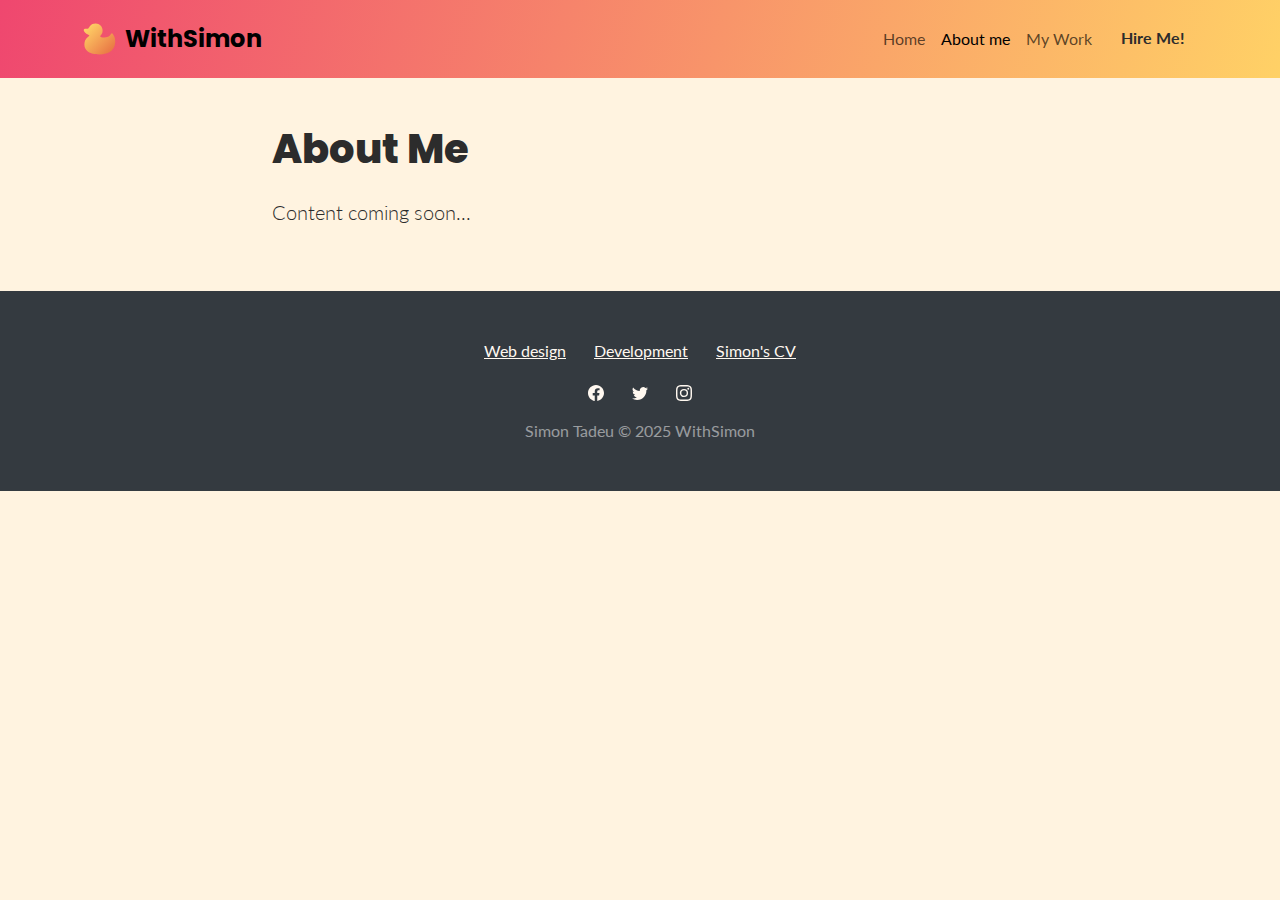
<file: about-me.html>
<!DOCTYPE html>
<html data-bs-theme="light" lang="en" style="--bs-primary: #FF6B35;--bs-primary-rgb: 255,107,53;--bs-secondary: #FFD166;--bs-secondary-rgb: 255,209,102;--bs-success: #06D6A0;--bs-success-rgb: 6,214,160;--bs-info: #118AB2;--bs-info-rgb: 17,138,178;--bs-warning: #EF476F;--bs-warning-rgb: 239,71,111;--bs-danger: #D62828;--bs-danger-rgb: 214,40,40;--bs-light: #FFF8F0;--bs-light-rgb: 255,248,240;--bs-dark: #1D1E22;--bs-dark-rgb: 29,30,34;--bs-body-color: #2C2C2C;--bs-body-bg: #FFF3E0;">

<head>
    <meta charset="utf-8">
    <meta name="viewport" content="width=device-width, initial-scale=1.0, shrink-to-fit=no">
    <title>About Me - WithSimon</title>
    <link rel="stylesheet" href="assets/bootstrap/css/bootstrap.min.css">
    <link rel="stylesheet" href="https://fonts.googleapis.com/css?family=Inter&amp;display=swap">
    <link rel="stylesheet" href="https://fonts.googleapis.com/css?family=Poppins&amp;display=swap">
    <link rel="stylesheet" href="assets/fonts/font-awesome.min.css">
    <link rel="stylesheet" href="assets/css/bs-theme-overrides.css">
    <link rel="stylesheet" href="assets/css/aos.min.css">
    <link rel="stylesheet" href="assets/css/Hero-Clean-Reverse-images.css">
    <link rel="stylesheet" href="assets/css/Navbar-Right-Links-Dark-icons.css">
</head>

<body>
    <nav class="navbar navbar-expand-md fixed-top bg-warning py-3" data-bs-theme="light" style="background: linear-gradient(-75deg, var(--bs-secondary) 0%, var(--bs-warning) 100%);">
        <div class="container"><a class="navbar-brand d-flex align-items-center" href="index.html"><span class="d-flex justify-content-center align-items-center me-2 bs-icon" style="width: 35px;height: 35px;"><img src="assets/img/patinho.svg" style="filter: brightness(100%);" width="45" height="32"></span><span class="fs-4" style="font-family: Poppins, sans-serif;"><strong>WithSimon</strong></span></a><button data-bs-toggle="collapse" class="navbar-toggler" data-bs-target="#navcol-5"><span class="visually-hidden">Toggle navigation</span><span class="navbar-toggler-icon"></span></button>
            <div class="collapse navbar-collapse" id="navcol-5">
                <div class="mobile-menu-close d-md-none" onclick="document.getElementById('navcol-5').classList.remove('show')"></div>
                <ul class="navbar-nav ms-auto">
                    <li class="nav-item"><a class="nav-link" href="index.html">Home</a></li>
                    <li class="nav-item"><a class="nav-link active" href="about-me.html">About me</a></li>
                    <li class="nav-item"><a class="nav-link" href="my-work.html">My Work</a></li>
                    <li class="nav-item"><a class="btn btn-special link-body-dark ms-md-2" role="button" href="hire-me.html"><strong>Hire Me!</strong></a></li>
                </ul>
            </div>
        </div>
    </nav>
    <main style="padding-top: 77px;">
        <div class="container py-5">
            <div class="row">
                <div class="col-md-10 col-xl-8 mx-auto">
                    <h1 class="mb-4" style="font-family: 'Poppins', sans-serif;">About Me</h1>
                    <p class="lead">Content coming soon...</p>
                </div>
            </div>
        </div>
    </main>
    <footer class="text-center bg-dark">
        <div class="container text-white py-4 py-lg-5">
            <ul class="list-inline">
                <li class="list-inline-item me-4"><a class="link-light" href="#">Web design</a></li>
                <li class="list-inline-item me-4"><a class="link-light" href="#">Development</a></li>
                <li class="list-inline-item"><a class="link-light" href="assets/files/CV.pdf" target="_blank">Simon's CV</a></li>
            </ul>
            <ul class="list-inline">
                <li class="list-inline-item me-4"><svg xmlns="http://www.w3.org/2000/svg" width="1em" height="1em" fill="currentColor" viewBox="0 0 16 16" class="bi bi-facebook text-light">
                        <path d="M16 8.049c0-4.446-3.582-8.05-8-8.05C3.58 0-.002 3.603-.002 8.05c0 4.017 2.926 7.347 6.75 7.951v-5.625h-2.03V8.05H6.75V6.275c0-2.017 1.195-3.131 3.022-3.131.876 0 1.791.157 1.791.157v1.98h-1.009c-.993 0-1.303.621-1.303 1.258v1.51h2.218l-.354 2.326H9.25V16c3.824-.604 6.75-3.934 6.75-7.951"></path>
                    </svg></li>
                <li class="list-inline-item me-4"><svg xmlns="http://www.w3.org/2000/svg" width="1em" height="1em" fill="currentColor" viewBox="0 0 16 16" class="bi bi-twitter text-light">
                        <path d="M5.026 15c6.038 0 9.341-5.003 9.341-9.334 0-.14 0-.282-.006-.422A6.685 6.685 0 0 0 16 3.542a6.658 6.658 0 0 1-1.889.518 3.301 3.301 0 0 0 1.447-1.817 6.533 6.533 0 0 1-2.087.793A3.286 3.286 0 0 0 7.875 6.03a9.325 9.325 0 0 1-6.767-3.429 3.289 3.289 0 0 0 1.018 4.382A3.323 3.323 0 0 1 .64 6.575v.045a3.288 3.288 0 0 0 2.632 3.218 3.203 3.203 0 0 1-.865.115 3.23 3.23 0 0 1-.614-.057 3.283 3.283 0 0 0 3.067 2.277A6.588 6.588 0 0 1 .78 13.58a6.32 6.32 0 0 1-.78-.045A9.344 9.344 0 0 0 5.026 15"></path>
                    </svg></li>
                <li class="list-inline-item"><svg xmlns="http://www.w3.org/2000/svg" width="1em" height="1em" fill="currentColor" viewBox="0 0 16 16" class="bi bi-instagram text-light">
                        <path d="M8 0C5.829 0 5.556.01 4.703.048 3.85.088 3.269.222 2.76.42a3.917 3.917 0 0 0-1.417.923A3.927 3.927 0 0 0 .42 2.76C.222 3.268.087 3.85.048 4.7.01 5.555 0 5.827 0 8.001c0 2.172.01 2.444.048 3.297.04.852.174 1.433.372 1.942.205.526.478.972.923 1.417.444.445.89.719 1.416.923.51.198 1.09.333 1.942.372C5.555 15.99 5.827 16 8 16s2.444-.01 3.298-.048c.851-.04 1.434-.174 1.943-.372a3.916 3.916 0 0 0 1.416-.923c.445-.445.718-.891.923-1.417.197-.509.332-1.09.372-1.942C15.99 10.445 16 10.173 16 8s-.01-2.445-.048-3.299c-.04-.851-.175-1.433-.372-1.941a3.926 3.926 0 0 0-.923-1.417A3.911 3.911 0 0 0 13.24.42c-.51-.198-1.092-.333-1.943-.372C10.443.01 10.172 0 7.998 0h.003zm-.717 1.442h.718c2.136 0 2.389.007 3.232.046.78.035 1.204.166 1.486.275.373.145.64.319.92.599.28.28.453.546.598.92.11.281.24.705.275 1.485.039.843.047 1.096.047 3.231s-.008 2.389-.047 3.232c-.035.78-.166 1.203-.275 1.485a2.47 2.47 0 0 1-.599.919c-.28.28-.546.453-.92.598-.28.11-.704.24-1.485.276-.843.038-1.096.047-3.232.047s-2.39-.009-3.233-.047c-.78-.036-1.203-.166-1.485-.276a2.478 2.478 0 0 1-.92-.598 2.48 2.48 0 0 1-.6-.92c-.109-.281-.24-.705-.275-1.485-.038-.843-.046-1.096-.046-3.233 0-2.136.008-2.388.046-3.231.036-.78.166-1.204.276-1.486.145-.373.319-.64.599-.92.28-.28.546-.453.92-.598.282-.11.705-.24 1.485-.276.738-.034 1.024-.044 2.515-.045v.002zm4.988 1.328a.96.96 0 1 0 0 1.92.96.96 0 0 0 0-1.92zm-4.27 1.122a4.109 4.109 0 1 0 0 8.217 4.109 4.109 0 0 0 0-8.217zm0 1.441a2.667 2.667 0 1 1 0 5.334 2.667 2.667 0 0 1 0-5.334"></path>
                    </svg></li>
            </ul>
            <p class="text-white-50 mb-0">Simon Tadeu © 2025 WithSimon</p>
        </div>
    </footer>
    <script src="assets/bootstrap/js/bootstrap.min.js"></script>
    <script src="assets/js/aos.min.js"></script>
    <script src="assets/js/bs-init.js"></script>
</body>

</html>
</file>
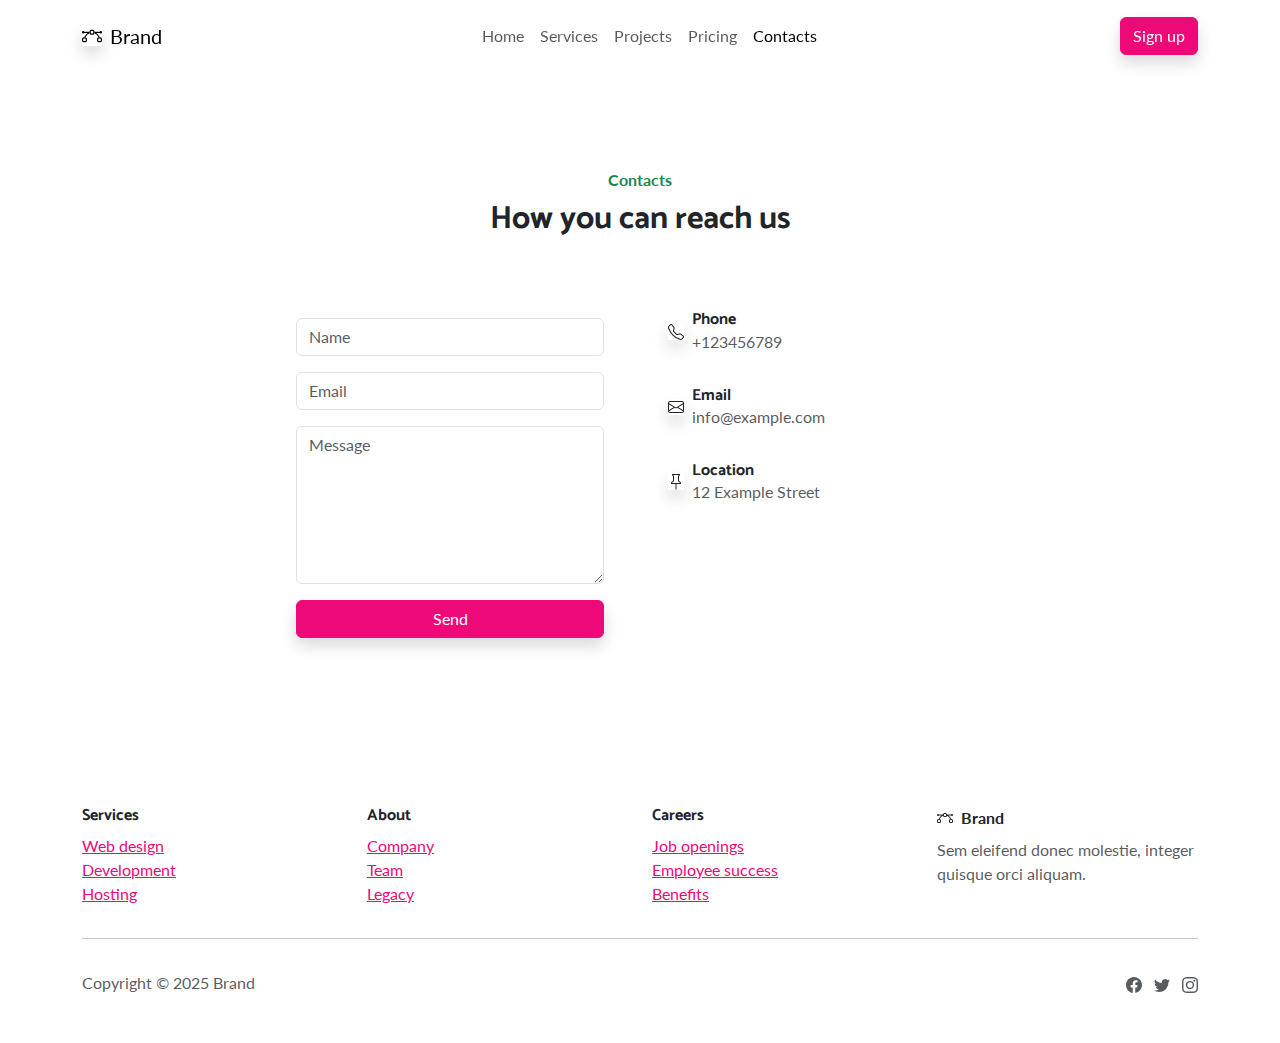
<file: contacts.html>
<!DOCTYPE html>
<html lang="en">

<head>
    <meta charset="utf-8">
    <meta name="viewport" content="width=device-width, initial-scale=1.0, shrink-to-fit=no">
    <title>Contacts - Brand</title>
    <link rel="stylesheet" href="assets/bootstrap/css/bootstrap.min.css">
    <link rel="stylesheet" href="https://fonts.googleapis.com/css?family=Inter:300italic,400italic,600italic,700italic,800italic,400,300,600,700,800&amp;display=swap">
</head>

<body>
    <nav class="navbar navbar-light navbar-expand-md sticky-top navbar-shrink py-3" id="mainNav">
        <div class="container"><a class="navbar-brand d-flex align-items-center" href="/"><span class="bs-icon-sm bs-icon-circle bs-icon-primary shadow d-flex justify-content-center align-items-center me-2 bs-icon"><svg xmlns="http://www.w3.org/2000/svg" width="1em" height="1em" fill="currentColor" viewBox="0 0 16 16" class="bi bi-bezier">
                        <path fill-rule="evenodd" d="M0 10.5A1.5 1.5 0 0 1 1.5 9h1A1.5 1.5 0 0 1 4 10.5v1A1.5 1.5 0 0 1 2.5 13h-1A1.5 1.5 0 0 1 0 11.5v-1zm1.5-.5a.5.5 0 0 0-.5.5v1a.5.5 0 0 0 .5.5h1a.5.5 0 0 0 .5-.5v-1a.5.5 0 0 0-.5-.5h-1zm10.5.5A1.5 1.5 0 0 1 13.5 9h1a1.5 1.5 0 0 1 1.5 1.5v1a1.5 1.5 0 0 1-1.5 1.5h-1a1.5 1.5 0 0 1-1.5-1.5v-1zm1.5-.5a.5.5 0 0 0-.5.5v1a.5.5 0 0 0 .5.5h1a.5.5 0 0 0 .5-.5v-1a.5.5 0 0 0-.5-.5h-1zM6 4.5A1.5 1.5 0 0 1 7.5 3h1A1.5 1.5 0 0 1 10 4.5v1A1.5 1.5 0 0 1 8.5 7h-1A1.5 1.5 0 0 1 6 5.5v-1zM7.5 4a.5.5 0 0 0-.5.5v1a.5.5 0 0 0 .5.5h1a.5.5 0 0 0 .5-.5v-1a.5.5 0 0 0-.5-.5h-1z"></path>
                        <path d="M6 4.5H1.866a1 1 0 1 0 0 1h2.668A6.517 6.517 0 0 0 1.814 9H2.5c.123 0 .244.015.358.043a5.517 5.517 0 0 1 3.185-3.185A1.503 1.503 0 0 1 6 5.5v-1zm3.957 1.358A1.5 1.5 0 0 0 10 5.5v-1h4.134a1 1 0 1 1 0 1h-2.668a6.517 6.517 0 0 1 2.72 3.5H13.5c-.123 0-.243.015-.358.043a5.517 5.517 0 0 0-3.185-3.185z"></path>
                    </svg></span><span>Brand</span></a><button data-bs-toggle="collapse" class="navbar-toggler" data-bs-target="#navcol-1"><span class="visually-hidden">Toggle navigation</span><span class="navbar-toggler-icon"></span></button>
            <div class="collapse navbar-collapse" id="navcol-1">
                <ul class="navbar-nav mx-auto">
                    <li class="nav-item"><a class="nav-link" href="index.html">Home</a></li>
                    <li class="nav-item"><a class="nav-link" href="services.html">Services</a></li>
                    <li class="nav-item"><a class="nav-link" href="projects.html">Projects</a></li>
                    <li class="nav-item"><a class="nav-link" href="pricing.html">Pricing</a></li>
                    <li class="nav-item"><a class="nav-link active" href="contacts.html">Contacts</a></li>
                </ul><a class="btn btn-primary shadow" role="button" href="signup.html">Sign up</a>
            </div>
        </div>
    </nav>
    <section class="py-5">
        <div class="container py-5">
            <div class="row mb-5">
                <div class="col-md-8 col-xl-6 text-center mx-auto">
                    <p class="fw-bold text-success mb-2">Contacts</p>
                    <h2 class="fw-bold">How you can reach us</h2>
                </div>
            </div>
            <div class="row d-flex justify-content-center">
                <div class="col-md-6 col-xl-4">
                    <div>
                        <form class="p-3 p-xl-4" method="post">
                            <div class="mb-3"><input class="form-control" type="text" id="name-1" name="name" placeholder="Name"></div>
                            <div class="mb-3"><input class="form-control" type="email" id="email-1" name="email" placeholder="Email"></div>
                            <div class="mb-3"><textarea class="form-control" id="message-1" name="message" rows="6" placeholder="Message"></textarea></div>
                            <div><button class="btn btn-primary shadow d-block w-100" type="submit">Send </button></div>
                        </form>
                    </div>
                </div>
                <div class="col-md-4 col-xl-4 d-flex justify-content-center justify-content-xl-start">
                    <div class="d-flex flex-wrap flex-md-column justify-content-md-start align-items-md-start h-100">
                        <div class="d-flex align-items-center p-3">
                            <div class="bs-icon-md bs-icon-circle bs-icon-primary shadow d-flex flex-shrink-0 justify-content-center align-items-center d-inline-block bs-icon bs-icon-md"><svg xmlns="http://www.w3.org/2000/svg" width="1em" height="1em" fill="currentColor" viewBox="0 0 16 16" class="bi bi-telephone">
                                    <path d="M3.654 1.328a.678.678 0 0 0-1.015-.063L1.605 2.3c-.483.484-.661 1.169-.45 1.77a17.568 17.568 0 0 0 4.168 6.608 17.569 17.569 0 0 0 6.608 4.168c.601.211 1.286.033 1.77-.45l1.034-1.034a.678.678 0 0 0-.063-1.015l-2.307-1.794a.678.678 0 0 0-.58-.122l-2.19.547a1.745 1.745 0 0 1-1.657-.459L5.482 8.062a1.745 1.745 0 0 1-.46-1.657l.548-2.19a.678.678 0 0 0-.122-.58L3.654 1.328zM1.884.511a1.745 1.745 0 0 1 2.612.163L6.29 2.98c.329.423.445.974.315 1.494l-.547 2.19a.678.678 0 0 0 .178.643l2.457 2.457a.678.678 0 0 0 .644.178l2.189-.547a1.745 1.745 0 0 1 1.494.315l2.306 1.794c.829.645.905 1.87.163 2.611l-1.034 1.034c-.74.74-1.846 1.065-2.877.702a18.634 18.634 0 0 1-7.01-4.42 18.634 18.634 0 0 1-4.42-7.009c-.362-1.03-.037-2.137.703-2.877L1.885.511z"></path>
                                </svg></div>
                            <div class="px-2">
                                <h6 class="fw-bold mb-0">Phone</h6>
                                <p class="text-muted mb-0">+123456789</p>
                            </div>
                        </div>
                        <div class="d-flex align-items-center p-3">
                            <div class="bs-icon-md bs-icon-circle bs-icon-primary shadow d-flex flex-shrink-0 justify-content-center align-items-center d-inline-block bs-icon bs-icon-md"><svg xmlns="http://www.w3.org/2000/svg" width="1em" height="1em" fill="currentColor" viewBox="0 0 16 16" class="bi bi-envelope">
                                    <path fill-rule="evenodd" d="M0 4a2 2 0 0 1 2-2h12a2 2 0 0 1 2 2v8a2 2 0 0 1-2 2H2a2 2 0 0 1-2-2V4Zm2-1a1 1 0 0 0-1 1v.217l7 4.2 7-4.2V4a1 1 0 0 0-1-1H2Zm13 2.383-4.708 2.825L15 11.105V5.383Zm-.034 6.876-5.64-3.471L8 9.583l-1.326-.795-5.64 3.47A1 1 0 0 0 2 13h12a1 1 0 0 0 .966-.741ZM1 11.105l4.708-2.897L1 5.383v5.722Z"></path>
                                </svg></div>
                            <div class="px-2">
                                <h6 class="fw-bold mb-0">Email</h6>
                                <p class="text-muted mb-0">info@example.com</p>
                            </div>
                        </div>
                        <div class="d-flex align-items-center p-3">
                            <div class="bs-icon-md bs-icon-circle bs-icon-primary shadow d-flex flex-shrink-0 justify-content-center align-items-center d-inline-block bs-icon bs-icon-md"><svg xmlns="http://www.w3.org/2000/svg" width="1em" height="1em" fill="currentColor" viewBox="0 0 16 16" class="bi bi-pin">
                                    <path d="M4.146.146A.5.5 0 0 1 4.5 0h7a.5.5 0 0 1 .5.5c0 .68-.342 1.174-.646 1.479-.126.125-.25.224-.354.298v4.431l.078.048c.203.127.476.314.751.555C12.36 7.775 13 8.527 13 9.5a.5.5 0 0 1-.5.5h-4v4.5c0 .276-.224 1.5-.5 1.5s-.5-1.224-.5-1.5V10h-4a.5.5 0 0 1-.5-.5c0-.973.64-1.725 1.17-2.189A5.921 5.921 0 0 1 5 6.708V2.277a2.77 2.77 0 0 1-.354-.298C4.342 1.674 4 1.179 4 .5a.5.5 0 0 1 .146-.354zm1.58 1.408-.002-.001.002.001zm-.002-.001.002.001A.5.5 0 0 1 6 2v5a.5.5 0 0 1-.276.447h-.002l-.012.007-.054.03a4.922 4.922 0 0 0-.827.58c-.318.278-.585.596-.725.936h7.792c-.14-.34-.407-.658-.725-.936a4.915 4.915 0 0 0-.881-.61l-.012-.006h-.002A.5.5 0 0 1 10 7V2a.5.5 0 0 1 .295-.458 1.775 1.775 0 0 0 .351-.271c.08-.08.155-.17.214-.271H5.14c.06.1.133.191.214.271a1.78 1.78 0 0 0 .37.282z"></path>
                                </svg></div>
                            <div class="px-2">
                                <h6 class="fw-bold mb-0">Location</h6>
                                <p class="text-muted mb-0">12 Example Street</p>
                            </div>
                        </div>
                    </div>
                </div>
            </div>
        </div>
    </section>
    <footer class="bg-primary-gradient">
        <div class="container py-4 py-lg-5">
            <div class="row justify-content-center">
                <div class="col-sm-4 col-md-3 text-center text-lg-start d-flex flex-column">
                    <h3 class="fs-6 fw-bold">Services</h3>
                    <ul class="list-unstyled">
                        <li><a href="#">Web design</a></li>
                        <li><a href="#">Development</a></li>
                        <li><a href="#">Hosting</a></li>
                    </ul>
                </div>
                <div class="col-sm-4 col-md-3 text-center text-lg-start d-flex flex-column">
                    <h3 class="fs-6 fw-bold">About</h3>
                    <ul class="list-unstyled">
                        <li><a href="#">Company</a></li>
                        <li><a href="#">Team</a></li>
                        <li><a href="#">Legacy</a></li>
                    </ul>
                </div>
                <div class="col-sm-4 col-md-3 text-center text-lg-start d-flex flex-column">
                    <h3 class="fs-6 fw-bold">Careers</h3>
                    <ul class="list-unstyled">
                        <li><a href="#">Job openings</a></li>
                        <li><a href="#">Employee success</a></li>
                        <li><a href="#">Benefits</a></li>
                    </ul>
                </div>
                <div class="col-lg-3 text-center text-lg-start d-flex flex-column align-items-center order-first align-items-lg-start order-lg-last">
                    <div class="fw-bold d-flex align-items-center mb-2"><span class="bs-icon-sm bs-icon-circle bs-icon-primary d-flex justify-content-center align-items-center bs-icon me-2"><svg xmlns="http://www.w3.org/2000/svg" width="1em" height="1em" fill="currentColor" viewBox="0 0 16 16" class="bi bi-bezier">
                                <path fill-rule="evenodd" d="M0 10.5A1.5 1.5 0 0 1 1.5 9h1A1.5 1.5 0 0 1 4 10.5v1A1.5 1.5 0 0 1 2.5 13h-1A1.5 1.5 0 0 1 0 11.5v-1zm1.5-.5a.5.5 0 0 0-.5.5v1a.5.5 0 0 0 .5.5h1a.5.5 0 0 0 .5-.5v-1a.5.5 0 0 0-.5-.5h-1zm10.5.5A1.5 1.5 0 0 1 13.5 9h1a1.5 1.5 0 0 1 1.5 1.5v1a1.5 1.5 0 0 1-1.5 1.5h-1a1.5 1.5 0 0 1-1.5-1.5v-1zm1.5-.5a.5.5 0 0 0-.5.5v1a.5.5 0 0 0 .5.5h1a.5.5 0 0 0 .5-.5v-1a.5.5 0 0 0-.5-.5h-1zM6 4.5A1.5 1.5 0 0 1 7.5 3h1A1.5 1.5 0 0 1 10 4.5v1A1.5 1.5 0 0 1 8.5 7h-1A1.5 1.5 0 0 1 6 5.5v-1zM7.5 4a.5.5 0 0 0-.5.5v1a.5.5 0 0 0 .5.5h1a.5.5 0 0 0 .5-.5v-1a.5.5 0 0 0-.5-.5h-1z"></path>
                                <path d="M6 4.5H1.866a1 1 0 1 0 0 1h2.668A6.517 6.517 0 0 0 1.814 9H2.5c.123 0 .244.015.358.043a5.517 5.517 0 0 1 3.185-3.185A1.503 1.503 0 0 1 6 5.5v-1zm3.957 1.358A1.5 1.5 0 0 0 10 5.5v-1h4.134a1 1 0 1 1 0 1h-2.668a6.517 6.517 0 0 1 2.72 3.5H13.5c-.123 0-.243.015-.358.043a5.517 5.517 0 0 0-3.185-3.185z"></path>
                            </svg></span><span>Brand</span></div>
                    <p class="text-muted">Sem eleifend donec molestie, integer quisque orci aliquam.</p>
                </div>
            </div>
            <hr>
            <div class="text-muted d-flex justify-content-between align-items-center pt-3">
                <p class="mb-0">Copyright © 2025 Brand</p>
                <ul class="list-inline mb-0">
                    <li class="list-inline-item"><svg xmlns="http://www.w3.org/2000/svg" width="1em" height="1em" fill="currentColor" viewBox="0 0 16 16" class="bi bi-facebook">
                            <path d="M16 8.049c0-4.446-3.582-8.05-8-8.05C3.58 0-.002 3.603-.002 8.05c0 4.017 2.926 7.347 6.75 7.951v-5.625h-2.03V8.05H6.75V6.275c0-2.017 1.195-3.131 3.022-3.131.876 0 1.791.157 1.791.157v1.98h-1.009c-.993 0-1.303.621-1.303 1.258v1.51h2.218l-.354 2.326H9.25V16c3.824-.604 6.75-3.934 6.75-7.951z"></path>
                        </svg></li>
                    <li class="list-inline-item"><svg xmlns="http://www.w3.org/2000/svg" width="1em" height="1em" fill="currentColor" viewBox="0 0 16 16" class="bi bi-twitter">
                            <path d="M5.026 15c6.038 0 9.341-5.003 9.341-9.334 0-.14 0-.282-.006-.422A6.685 6.685 0 0 0 16 3.542a6.658 6.658 0 0 1-1.889.518 3.301 3.301 0 0 0 1.447-1.817 6.533 6.533 0 0 1-2.087.793A3.286 3.286 0 0 0 7.875 6.03a9.325 9.325 0 0 1-6.767-3.429 3.289 3.289 0 0 0 1.018 4.382A3.323 3.323 0 0 1 .64 6.575v.045a3.288 3.288 0 0 0 2.632 3.218 3.203 3.203 0 0 1-.865.115 3.23 3.23 0 0 1-.614-.057 3.283 3.283 0 0 0 3.067 2.277A6.588 6.588 0 0 1 .78 13.58a6.32 6.32 0 0 1-.78-.045A9.344 9.344 0 0 0 5.026 15z"></path>
                        </svg></li>
                    <li class="list-inline-item"><svg xmlns="http://www.w3.org/2000/svg" width="1em" height="1em" fill="currentColor" viewBox="0 0 16 16" class="bi bi-instagram">
                            <path d="M8 0C5.829 0 5.556.01 4.703.048 3.85.088 3.269.222 2.76.42a3.917 3.917 0 0 0-1.417.923A3.927 3.927 0 0 0 .42 2.76C.222 3.268.087 3.85.048 4.7.01 5.555 0 5.827 0 8.001c0 2.172.01 2.444.048 3.297.04.852.174 1.433.372 1.942.205.526.478.972.923 1.417.444.445.89.719 1.416.923.51.198 1.09.333 1.942.372C5.555 15.99 5.827 16 8 16s2.444-.01 3.298-.048c.851-.04 1.434-.174 1.943-.372a3.916 3.916 0 0 0 1.416-.923c.445-.445.718-.891.923-1.417.197-.509.332-1.09.372-1.942C15.99 10.445 16 10.173 16 8s-.01-2.445-.048-3.299c-.04-.851-.175-1.433-.372-1.941a3.926 3.926 0 0 0-.923-1.417A3.911 3.911 0 0 0 13.24.42c-.51-.198-1.092-.333-1.943-.372C10.443.01 10.172 0 7.998 0h.003zm-.717 1.442h.718c2.136 0 2.389.007 3.232.046.78.035 1.204.166 1.486.275.373.145.64.319.92.599.28.28.453.546.598.92.11.281.24.705.275 1.485.039.843.047 1.096.047 3.231s-.008 2.389-.047 3.232c-.035.78-.166 1.203-.275 1.485a2.47 2.47 0 0 1-.599.919c-.28.28-.546.453-.92.598-.28.11-.704.24-1.485.276-.843.038-1.096.047-3.232.047s-2.39-.009-3.233-.047c-.78-.036-1.203-.166-1.485-.276a2.478 2.478 0 0 1-.92-.598 2.48 2.48 0 0 1-.6-.92c-.109-.281-.24-.705-.275-1.485-.038-.843-.046-1.096-.046-3.233 0-2.136.008-2.388.046-3.231.036-.78.166-1.204.276-1.486.145-.373.319-.64.599-.92.28-.28.546-.453.92-.598.282-.11.705-.24 1.485-.276.738-.034 1.024-.044 2.515-.045v.002zm4.988 1.328a.96.96 0 1 0 0 1.92.96.96 0 0 0 0-1.92zm-4.27 1.122a4.109 4.109 0 1 0 0 8.217 4.109 4.109 0 0 0 0-8.217zm0 1.441a2.667 2.667 0 1 1 0 5.334 2.667 2.667 0 0 1 0-5.334z"></path>
                        </svg></li>
                </ul>
            </div>
        </div>
    </footer>
    <script src="assets/bootstrap/js/bootstrap.min.js"></script>
    <script src="assets/js/bold-and-bright.js"></script>
</body>

</html>
</file>
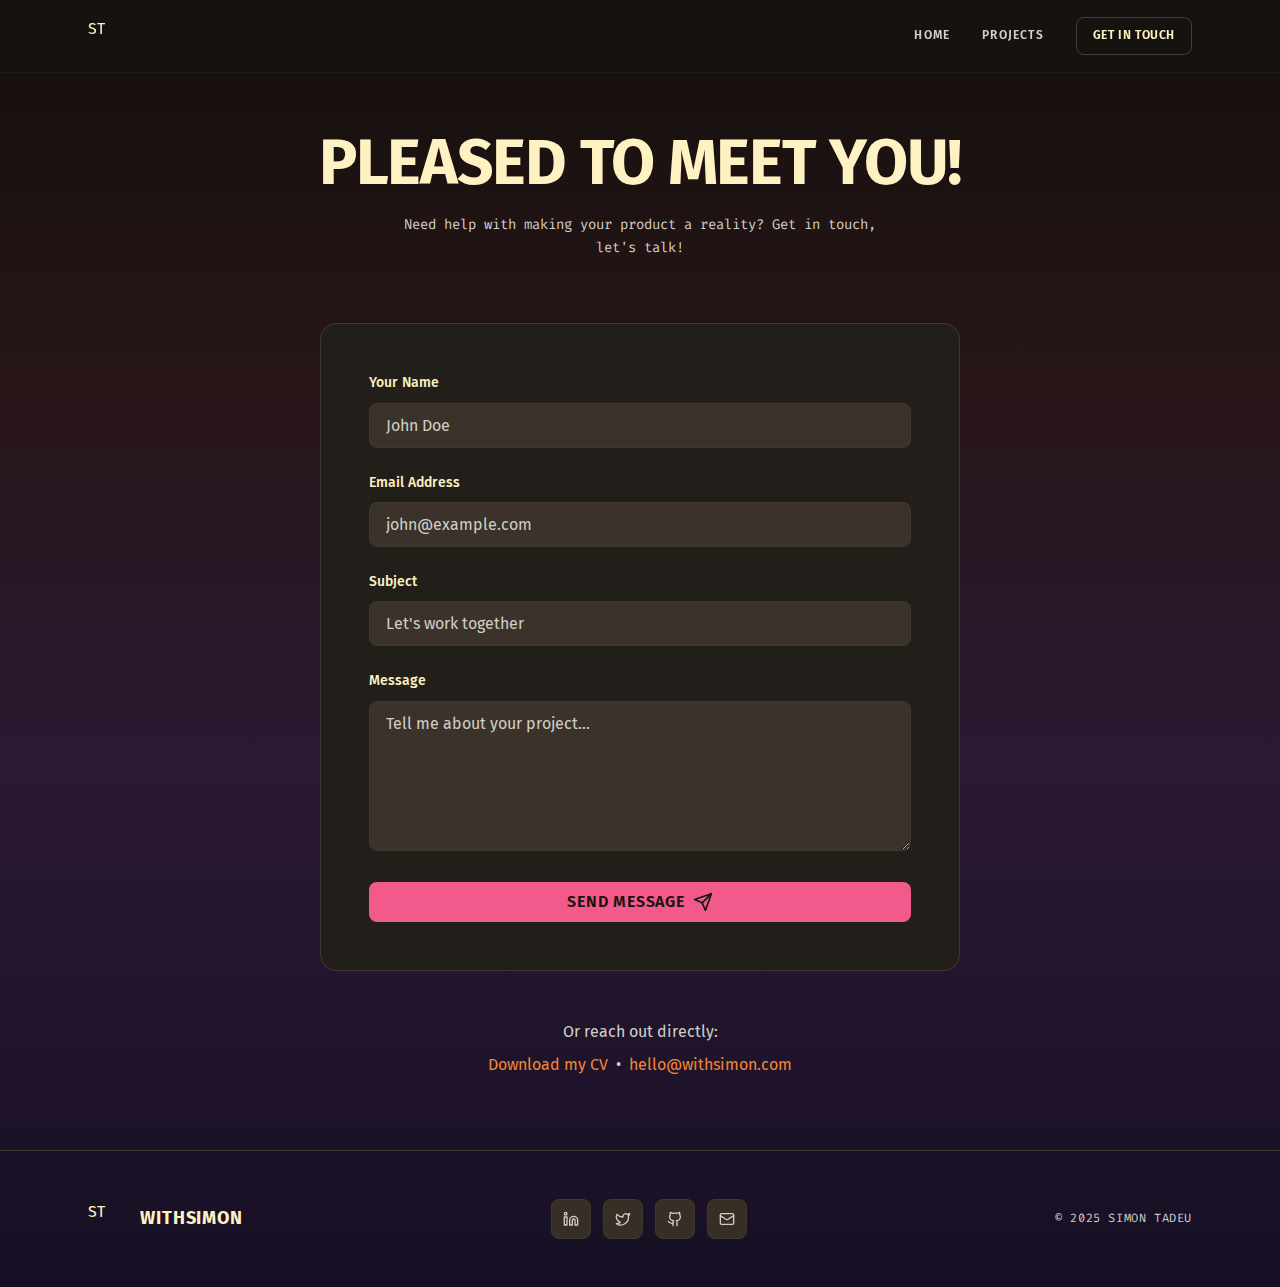
<file: hire-me.html>
<!DOCTYPE html>
<html lang="en">
<head>
    <meta charset="UTF-8">
    <meta name="viewport" content="width=device-width, initial-scale=1.0">
    <title>Get In Touch | Simon Tadeu</title>
    <meta name="description" content="Contact Simon Tadeu for product management opportunities and collaborations.">

    <!-- Fonts -->
    <link rel="preconnect" href="https://fonts.googleapis.com">
    <link rel="preconnect" href="https://fonts.gstatic.com" crossorigin>
    <link href="https://fonts.googleapis.com/css2?family=Fira+Code:wght@400;500;600&family=Fira+Sans:wght@400;500;600;700&display=swap" rel="stylesheet">

    <!-- Styles -->
    <link rel="stylesheet" href="assets/css/styles.css">
</head>
<body>
    <!-- Header -->
    <header class="header">
        <div class="header-inner">
            <a href="index.html" class="logo">
                <span class="logo-icon">ST</span>
            </a>

            <nav class="nav">
                <a href="index.html" class="nav-link">Home</a>
                <a href="my-work.html" class="nav-link">Projects</a>
                <a href="hire-me.html" class="btn btn-outline btn-sm active">Get In Touch</a>
            </nav>

            <button class="mobile-menu-btn" onclick="toggleMobileMenu()">Menu</button>
        </div>
    </header>

    <!-- Mobile Menu -->
    <div class="mobile-menu-overlay" id="mobileMenuOverlay" onclick="toggleMobileMenu()"></div>
    <div class="mobile-menu" id="mobileMenu">
        <button class="mobile-menu-close" onclick="toggleMobileMenu()">
            <svg xmlns="http://www.w3.org/2000/svg" width="24" height="24" viewBox="0 0 24 24" fill="none" stroke="currentColor" stroke-width="2" stroke-linecap="round" stroke-linejoin="round">
                <line x1="18" y1="6" x2="6" y2="18"></line>
                <line x1="6" y1="6" x2="18" y2="18"></line>
            </svg>
        </button>
        <nav class="mobile-nav">
            <a href="index.html" class="mobile-nav-link">Home</a>
            <a href="my-work.html" class="mobile-nav-link">Projects</a>
            <a href="hire-me.html" class="btn btn-special active">Get In Touch</a>
        </nav>
    </div>

    <main>
        <section class="contact-page container">
            <div class="contact-header">
                <h1 class="page-title animate-fade-up">Pleased to meet you!</h1>
                <p class="page-description animate-fade-up delay-100">
                    Need help with making your product a reality? Get in touch, let's talk!
                </p>
            </div>

            <div class="contact-form-wrapper animate-fade-up delay-200">
                <div class="contact-card">
                    <!-- Netlify Form -->
                    <form name="contact" method="POST" data-netlify="true" netlify-honeypot="bot-field">
                        <!-- Hidden field for spam prevention -->
                        <input type="hidden" name="form-name" value="contact">
                        <p style="display: none;">
                            <label>Don't fill this out if you're human: <input name="bot-field"></label>
                        </p>

                        <div class="form-group">
                            <label for="name" class="form-label">Your Name</label>
                            <input type="text" class="form-input" id="name" name="name" required placeholder="John Doe">
                        </div>

                        <div class="form-group">
                            <label for="email" class="form-label">Email Address</label>
                            <input type="email" class="form-input" id="email" name="email" required placeholder="john@example.com">
                        </div>

                        <div class="form-group">
                            <label for="subject" class="form-label">Subject</label>
                            <input type="text" class="form-input" id="subject" name="subject" required placeholder="Let's work together">
                        </div>

                        <div class="form-group">
                            <label for="message" class="form-label">Message</label>
                            <textarea class="form-textarea" id="message" name="message" rows="5" required placeholder="Tell me about your project..."></textarea>
                        </div>

                        <button type="submit" class="btn btn-primary btn-lg" style="width: 100%;">
                            Send Message
                            <svg xmlns="http://www.w3.org/2000/svg" width="20" height="20" viewBox="0 0 24 24" fill="none" stroke="currentColor" stroke-width="2" stroke-linecap="round" stroke-linejoin="round"><line x1="22" y1="2" x2="11" y2="13"/><polygon points="22 2 15 22 11 13 2 9 22 2"/></svg>
                        </button>
                    </form>
                </div>

                <div class="contact-links">
                    <p>Or reach out directly:</p>
                    <p>
                        <a href="assets/files/CV.pdf" target="_blank">Download my CV</a>
                        &nbsp;&bull;&nbsp;
                        <a href="mailto:hello@withsimon.com">hello@withsimon.com</a>
                    </p>
                </div>
            </div>
        </section>
    </main>

    <!-- Footer -->
    <footer class="footer">
        <div class="footer-inner">
            <div class="footer-brand">
                <span class="logo-icon">ST</span>
                <span class="footer-brand-text">WithSimon</span>
            </div>

            <div class="footer-social">
                <a href="https://www.linkedin.com/in/simontadeu/" target="_blank" rel="noopener noreferrer" class="social-link" aria-label="LinkedIn">
                    <svg xmlns="http://www.w3.org/2000/svg" width="24" height="24" viewBox="0 0 24 24" fill="none" stroke="currentColor" stroke-width="2" stroke-linecap="round" stroke-linejoin="round"><path d="M16 8a6 6 0 0 1 6 6v7h-4v-7a2 2 0 0 0-2-2 2 2 0 0 0-2 2v7h-4v-7a6 6 0 0 1 6-6z"/><rect width="4" height="12" x="2" y="9"/><circle cx="4" cy="4" r="2"/></svg>
                </a>
                <a href="https://twitter.com/simontadeu" target="_blank" rel="noopener noreferrer" class="social-link" aria-label="Twitter">
                    <svg xmlns="http://www.w3.org/2000/svg" width="24" height="24" viewBox="0 0 24 24" fill="none" stroke="currentColor" stroke-width="2" stroke-linecap="round" stroke-linejoin="round"><path d="M22 4s-.7 2.1-2 3.4c1.6 10-9.4 17.3-18 11.6 2.2.1 4.4-.6 6-2C3 15.5.5 9.6 3 5c2.2 2.6 5.6 4.1 9 4-.9-4.2 4-6.6 7-3.8 1.1 0 3-1.2 3-1.2z"/></svg>
                </a>
                <a href="https://github.com/WithSimon" target="_blank" rel="noopener noreferrer" class="social-link" aria-label="GitHub">
                    <svg xmlns="http://www.w3.org/2000/svg" width="24" height="24" viewBox="0 0 24 24" fill="none" stroke="currentColor" stroke-width="2" stroke-linecap="round" stroke-linejoin="round"><path d="M15 22v-4a4.8 4.8 0 0 0-1-3.5c3 0 6-2 6-5.5.08-1.25-.27-2.48-1-3.5.28-1.15.28-2.35 0-3.5 0 0-1 0-3 1.5-2.64-.5-5.36-.5-8 0C6 2 5 2 5 2c-.3 1.15-.3 2.35 0 3.5A5.403 5.403 0 0 0 4 9c0 3.5 3 5.5 6 5.5-.39.49-.68 1.05-.85 1.65-.17.6-.22 1.23-.15 1.85v4"/><path d="M9 18c-4.51 2-5-2-7-2"/></svg>
                </a>
                <a href="mailto:hello@withsimon.com" class="social-link" aria-label="Email">
                    <svg xmlns="http://www.w3.org/2000/svg" width="24" height="24" viewBox="0 0 24 24" fill="none" stroke="currentColor" stroke-width="2" stroke-linecap="round" stroke-linejoin="round"><rect width="20" height="16" x="2" y="4" rx="2"/><path d="m22 7-8.97 5.7a1.94 1.94 0 0 1-2.06 0L2 7"/></svg>
                </a>
            </div>

            <p class="footer-copyright">&copy; 2025 Simon Tadeu</p>
        </div>
    </footer>

    <!-- Scripts -->
    <script>
        // Mobile menu toggle
        function toggleMobileMenu() {
            document.getElementById('mobileMenu').classList.toggle('open');
            document.getElementById('mobileMenuOverlay').classList.toggle('open');
        }
    </script>
</body>
</html>
</file>
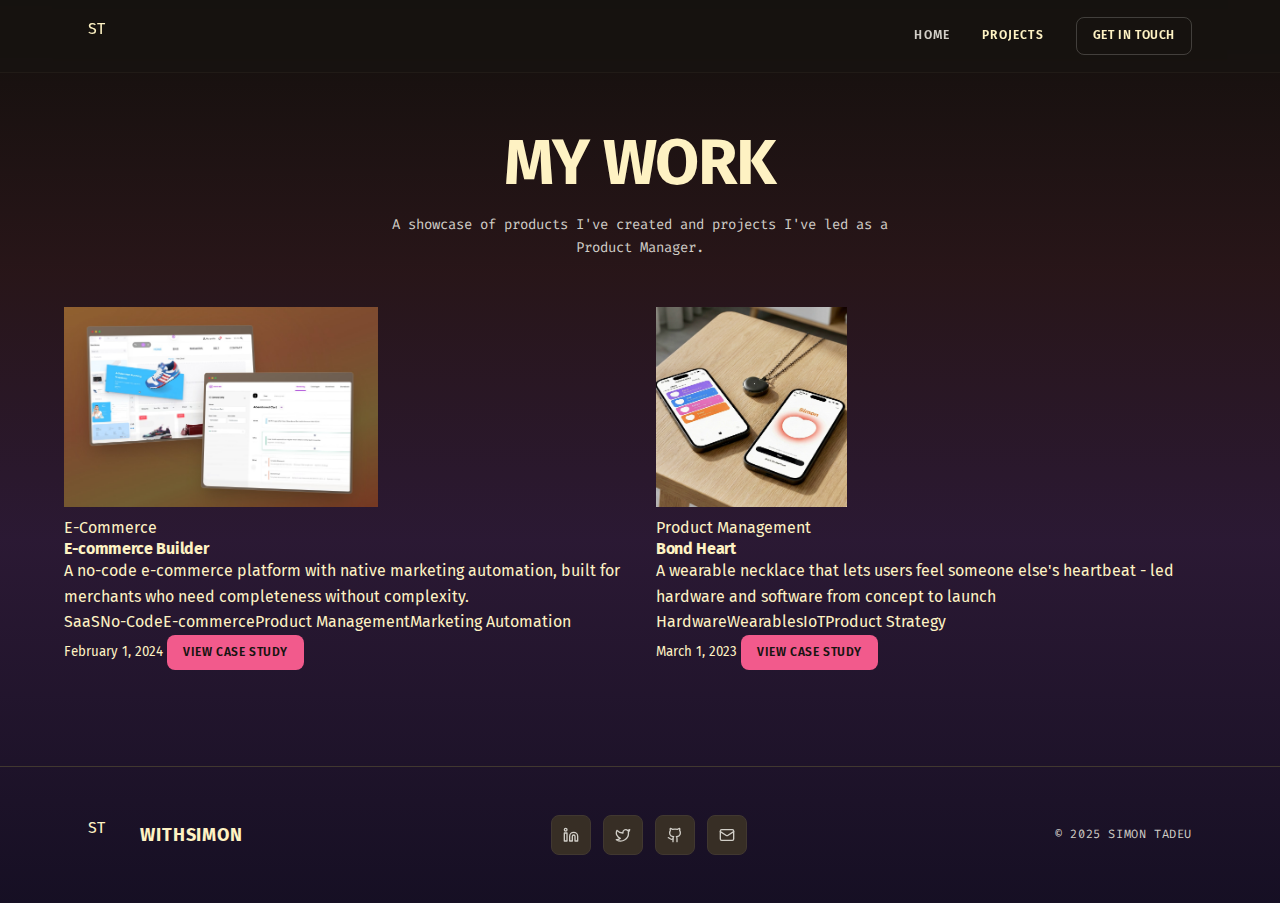
<file: my-work.html>
<!DOCTYPE html>
<html lang="en">
<head>
    <meta charset="UTF-8">
    <meta name="viewport" content="width=device-width, initial-scale=1.0">
    <title>My Work | Simon Tadeu</title>
    <meta name="description" content="A showcase of products and projects led by Simon Tadeu as a Senior Product Manager.">

    <!-- Fonts -->
    <link rel="preconnect" href="https://fonts.googleapis.com">
    <link rel="preconnect" href="https://fonts.gstatic.com" crossorigin>
    <link href="https://fonts.googleapis.com/css2?family=Fira+Code:wght@400;500;600&family=Fira+Sans:wght@400;500;600;700&display=swap" rel="stylesheet">

    <!-- Styles -->
    <link rel="stylesheet" href="assets/css/styles.css">
</head>
<body>
    <!-- Header -->
    <header class="header">
        <div class="header-inner">
            <a href="index.html" class="logo">
                <span class="logo-icon">ST</span>
            </a>

            <nav class="nav">
                <a href="index.html" class="nav-link">Home</a>
                <a href="my-work.html" class="nav-link active">Projects</a>
                <a href="hire-me.html" class="btn btn-outline btn-sm">Get In Touch</a>
            </nav>

            <button class="mobile-menu-btn" onclick="toggleMobileMenu()">Menu</button>
        </div>
    </header>

    <!-- Mobile Menu -->
    <div class="mobile-menu-overlay" id="mobileMenuOverlay" onclick="toggleMobileMenu()"></div>
    <div class="mobile-menu" id="mobileMenu">
        <button class="mobile-menu-close" onclick="toggleMobileMenu()">
            <svg xmlns="http://www.w3.org/2000/svg" width="24" height="24" viewBox="0 0 24 24" fill="none" stroke="currentColor" stroke-width="2" stroke-linecap="round" stroke-linejoin="round">
                <line x1="18" y1="6" x2="6" y2="18"></line>
                <line x1="6" y1="6" x2="18" y2="18"></line>
            </svg>
        </button>
        <nav class="mobile-nav">
            <a href="index.html" class="mobile-nav-link">Home</a>
            <a href="my-work.html" class="mobile-nav-link active">Projects</a>
            <a href="hire-me.html" class="btn btn-special">Get In Touch</a>
        </nav>
    </div>

    <main>
        <!-- Page Header -->
        <div class="page-header container">
            <h1 class="page-title animate-fade-up">My Work</h1>
            <p class="page-description animate-fade-up delay-100">
                A showcase of products I've created and projects I've led as a Product Manager.
            </p>
        </div>

        <!-- Projects Grid -->
        <section class="work-grid container">
            <div class="projects-grid" id="products-container">
                <!-- Products loaded by JavaScript -->
                <div class="loading">
                    <div class="spinner"></div>
                </div>
            </div>
        </section>
    </main>

    <!-- Footer -->
    <footer class="footer">
        <div class="footer-inner">
            <div class="footer-brand">
                <span class="logo-icon">ST</span>
                <span class="footer-brand-text">WithSimon</span>
            </div>

            <div class="footer-social">
                <a href="https://www.linkedin.com/in/simontadeu/" target="_blank" rel="noopener noreferrer" class="social-link" aria-label="LinkedIn">
                    <svg xmlns="http://www.w3.org/2000/svg" width="24" height="24" viewBox="0 0 24 24" fill="none" stroke="currentColor" stroke-width="2" stroke-linecap="round" stroke-linejoin="round"><path d="M16 8a6 6 0 0 1 6 6v7h-4v-7a2 2 0 0 0-2-2 2 2 0 0 0-2 2v7h-4v-7a6 6 0 0 1 6-6z"/><rect width="4" height="12" x="2" y="9"/><circle cx="4" cy="4" r="2"/></svg>
                </a>
                <a href="https://twitter.com/simontadeu" target="_blank" rel="noopener noreferrer" class="social-link" aria-label="Twitter">
                    <svg xmlns="http://www.w3.org/2000/svg" width="24" height="24" viewBox="0 0 24 24" fill="none" stroke="currentColor" stroke-width="2" stroke-linecap="round" stroke-linejoin="round"><path d="M22 4s-.7 2.1-2 3.4c1.6 10-9.4 17.3-18 11.6 2.2.1 4.4-.6 6-2C3 15.5.5 9.6 3 5c2.2 2.6 5.6 4.1 9 4-.9-4.2 4-6.6 7-3.8 1.1 0 3-1.2 3-1.2z"/></svg>
                </a>
                <a href="https://github.com/WithSimon" target="_blank" rel="noopener noreferrer" class="social-link" aria-label="GitHub">
                    <svg xmlns="http://www.w3.org/2000/svg" width="24" height="24" viewBox="0 0 24 24" fill="none" stroke="currentColor" stroke-width="2" stroke-linecap="round" stroke-linejoin="round"><path d="M15 22v-4a4.8 4.8 0 0 0-1-3.5c3 0 6-2 6-5.5.08-1.25-.27-2.48-1-3.5.28-1.15.28-2.35 0-3.5 0 0-1 0-3 1.5-2.64-.5-5.36-.5-8 0C6 2 5 2 5 2c-.3 1.15-.3 2.35 0 3.5A5.403 5.403 0 0 0 4 9c0 3.5 3 5.5 6 5.5-.39.49-.68 1.05-.85 1.65-.17.6-.22 1.23-.15 1.85v4"/><path d="M9 18c-4.51 2-5-2-7-2"/></svg>
                </a>
                <a href="mailto:hello@withsimon.com" class="social-link" aria-label="Email">
                    <svg xmlns="http://www.w3.org/2000/svg" width="24" height="24" viewBox="0 0 24 24" fill="none" stroke="currentColor" stroke-width="2" stroke-linecap="round" stroke-linejoin="round"><rect width="20" height="16" x="2" y="4" rx="2"/><path d="m22 7-8.97 5.7a1.94 1.94 0 0 1-2.06 0L2 7"/></svg>
                </a>
            </div>

            <p class="footer-copyright">&copy; 2025 Simon Tadeu</p>
        </div>
    </footer>

    <!-- Scripts -->
    <script src="assets/js/products.js"></script>
    <script>
        // Mobile menu toggle
        function toggleMobileMenu() {
            document.getElementById('mobileMenu').classList.toggle('open');
            document.getElementById('mobileMenuOverlay').classList.toggle('open');
        }
    </script>
</body>
</html>
</file>
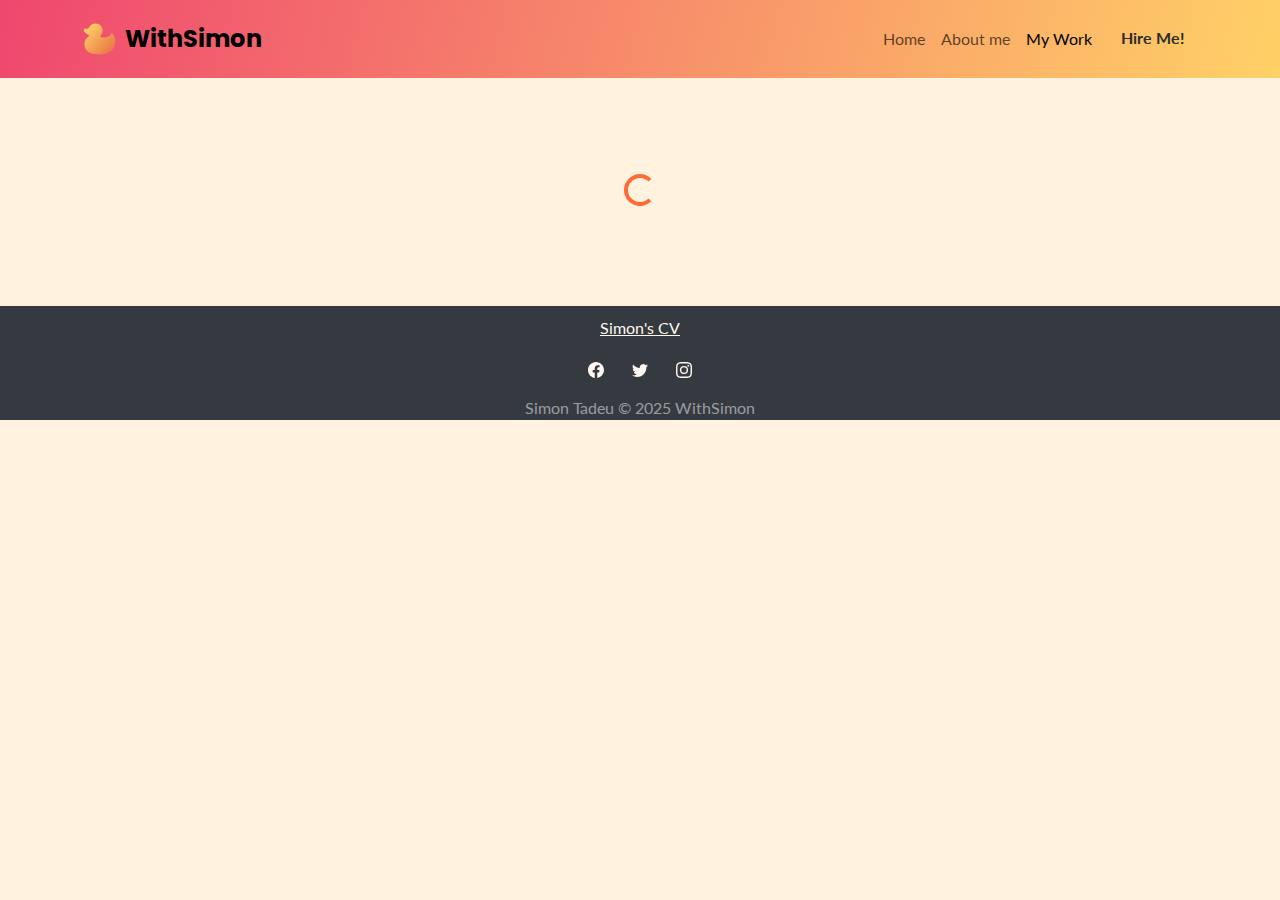
<file: post.html>
<!DOCTYPE html>
<html data-bs-theme="light" lang="en" style="--bs-primary: #FF6B35;--bs-primary-rgb: 255,107,53;--bs-secondary: #FFD166;--bs-secondary-rgb: 255,209,102;--bs-success: #06D6A0;--bs-success-rgb: 6,214,160;--bs-info: #118AB2;--bs-info-rgb: 17,138,178;--bs-warning: #EF476F;--bs-warning-rgb: 239,71,111;--bs-danger: #D62828;--bs-danger-rgb: 214,40,40;--bs-light: #FFF8F0;--bs-light-rgb: 255,248,240;--bs-dark: #1D1E22;--bs-dark-rgb: 29,30,34;--bs-body-color: #2C2C2C;--bs-body-bg: #FFF3E0;">

<head>
    <meta charset="utf-8">
    <meta name="viewport" content="width=device-width, initial-scale=1.0, shrink-to-fit=no">
    <title>Blog Post - WithSimon</title>
    <link rel="stylesheet" href="assets/bootstrap/css/bootstrap.min.css">
    <link rel="stylesheet" href="https://fonts.googleapis.com/css?family=Inter&display=swap">
    <link rel="stylesheet" href="https://fonts.googleapis.com/css?family=Poppins&display=swap">
    <link rel="stylesheet" href="assets/fonts/font-awesome.min.css">
    <link rel="stylesheet" href="assets/css/bs-theme-overrides.css">
    <link rel="stylesheet" href="assets/css/aos.min.css">
    <link rel="stylesheet" href="assets/css/Hero-Clean-Reverse-images.css">
    <link rel="stylesheet" href="assets/css/Navbar-Right-Links-Dark-icons.css">
    <style>
        /* Blog post specific styles */
        .blog-content {
            font-size: 1.1rem;
            line-height: 1.8;
        }

        .blog-content h1 {
            font-family: 'Poppins', sans-serif;
            font-size: 2.5rem;
            font-weight: 700;
            margin-top: 2rem;
            margin-bottom: 1rem;
            color: var(--bs-dark);
        }

        .blog-content h2 {
            font-family: 'Poppins', sans-serif;
            font-size: 2rem;
            font-weight: 600;
            margin-top: 2.5rem;
            margin-bottom: 1rem;
            color: var(--bs-dark);
        }

        .blog-content h3 {
            font-family: 'Poppins', sans-serif;
            font-size: 1.5rem;
            font-weight: 600;
            margin-top: 2rem;
            margin-bottom: 0.75rem;
            color: var(--bs-primary);
        }

        .blog-content p {
            margin-bottom: 1.5rem;
        }

        .blog-content blockquote {
            border-left: 4px solid var(--bs-primary);
            padding-left: 1.5rem;
            margin: 2rem 0;
            font-style: italic;
            color: var(--bs-secondary);
        }

        .blog-content ul {
            margin-bottom: 1.5rem;
        }

        .blog-content li {
            margin-bottom: 0.5rem;
        }

        .blog-content strong {
            color: var(--bs-dark);
            font-weight: 600;
        }

        .blog-content hr {
            margin: 3rem 0;
            opacity: 0.3;
        }

        .blog-content a {
            color: var(--bs-primary);
            text-decoration: none;
            border-bottom: 1px solid var(--bs-primary);
        }

        .blog-content a:hover {
            color: var(--bs-warning);
            border-bottom-color: var(--bs-warning);
        }
    </style>
</head>

<body>
    <nav class="navbar navbar-expand-md bg-warning py-3" data-bs-theme="light" style="background: linear-gradient(-75deg, var(--bs-secondary) 0%, var(--bs-warning) 100%);">
        <div class="container"><a class="navbar-brand d-flex align-items-center" href="index.html"><span class="d-flex justify-content-center align-items-center me-2 bs-icon" style="width: 35px;height: 35px;"><img src="assets/img/patinho.svg" style="filter: brightness(100%);" width="45" height="32"></span><span class="fs-4" style="font-family: Poppins, sans-serif;"><strong>WithSimon</strong></span></a><button data-bs-toggle="collapse" class="navbar-toggler" data-bs-target="#navcol-5"><span class="visually-hidden">Toggle navigation</span><span class="navbar-toggler-icon"></span></button>
            <div class="collapse navbar-collapse" id="navcol-5">
                <div class="mobile-menu-close d-md-none" onclick="document.getElementById('navcol-5').classList.remove('show')"></div>
                <ul class="navbar-nav ms-auto">
                    <li class="nav-item"><a class="nav-link" href="index.html">Home</a></li>
                    <li class="nav-item"><a class="nav-link" href="about-me.html">About me</a></li>
                    <li class="nav-item"><a class="nav-link active" href="my-work.html">My Work</a></li>
                    <li class="nav-item"><a class="btn btn-special link-body-dark ms-md-2" role="button" href="hire-me.html"><strong>Hire Me!</strong></a></li>
                </ul>
            </div>
        </div>
    </nav>
    <main>
        <div class="container py-4 py-xl-5">
            <div id="blog-post">
                <!-- Blog post content will be loaded here by JavaScript -->
                <div class="text-center py-5">
                    <div class="spinner-border text-primary" role="status">
                        <span class="visually-hidden">Loading...</span>
                    </div>
                </div>
            </div>
        </div>
    </main>
    <footer class="text-center bg-dark d-flex flex-column justify-content-center align-items-center">
        <div class="container" style="padding-top: 10px;">
            <ul class="list-inline d-flex flex-column justify-content-center align-items-center">
                <li class="list-inline-item me-4"></li>
                <li class="list-inline-item me-4"></li>
                <li class="list-inline-item"><a class="link-light" href="assets/files/CV.pdf" target="_blank">Simon's CV</a></li>
            </ul>
            <ul class="list-inline flex-row justify-content-center align-items-center">
                <li class="list-inline-item me-4"><svg xmlns="http://www.w3.org/2000/svg" width="1em" height="1em" fill="currentColor" viewBox="0 0 16 16" class="bi bi-facebook text-light">
                        <path d="M16 8.049c0-4.446-3.582-8.05-8-8.05C3.58 0-.002 3.603-.002 8.05c0 4.017 2.926 7.347 6.75 7.951v-5.625h-2.03V8.05H6.75V6.275c0-2.017 1.195-3.131 3.022-3.131.876 0 1.791.157 1.791.157v1.98h-1.009c-.993 0-1.303.621-1.303 1.258v1.51h2.218l-.354 2.326H9.25V16c3.824-.604 6.75-3.934 6.75-7.951"></path>
                    </svg></li>
                <li class="list-inline-item me-4"><svg xmlns="http://www.w3.org/2000/svg" width="1em" height="1em" fill="currentColor" viewBox="0 0 16 16" class="bi bi-twitter text-light">
                        <path d="M5.026 15c6.038 0 9.341-5.003 9.341-9.334 0-.14 0-.282-.006-.422A6.685 6.685 0 0 0 16 3.542a6.658 6.658 0 0 1-1.889.518 3.301 3.301 0 0 0 1.447-1.817 6.533 6.533 0 0 1-2.087.793A3.286 3.286 0 0 0 7.875 6.03a9.325 9.325 0 0 1-6.767-3.429 3.289 3.289 0 0 0 1.018 4.382A3.323 3.323 0 0 1 .64 6.575v.045a3.288 3.288 0 0 0 2.632 3.218 3.203 3.203 0 0 1-.865.115 3.23 3.23 0 0 1-.614-.057 3.283 3.283 0 0 0 3.067 2.277A6.588 6.588 0 0 1 .78 13.58a6.32 6.32 0 0 1-.78-.045A9.344 9.344 0 0 0 5.026 15"></path>
                    </svg></li>
                <li class="list-inline-item"><svg xmlns="http://www.w3.org/2000/svg" width="1em" height="1em" fill="currentColor" viewBox="0 0 16 16" class="bi bi-instagram text-light">
                        <path d="M8 0C5.829 0 5.556.01 4.703.048 3.85.088 3.269.222 2.76.42a3.917 3.917 0 0 0-1.417.923A3.927 3.927 0 0 0 .42 2.76C.222 3.268.087 3.85.048 4.7.01 5.555 0 5.827 0 8.001c0 2.172.01 2.444.048 3.297.04.852.174 1.433.372 1.942.205.526.478.972.923 1.417.444.445.89.719 1.416.923.51.198 1.09.333 1.942.372C5.555 15.99 5.827 16 8 16s2.444-.01 3.298-.048c.851-.04 1.434-.174 1.943-.372a3.916 3.916 0 0 0 1.416-.923c.445-.445.718-.891.923-1.417.197-.509.332-1.09.372-1.942C15.99 10.445 16 10.173 16 8s-.01-2.445-.048-3.299c-.04-.851-.175-1.433-.372-1.941a3.926 3.926 0 0 0-.923-1.417A3.911 3.911 0 0 0 13.24.42c-.51-.198-1.092-.333-1.943-.372C10.443.01 10.172 0 7.998 0h.003zm-.717 1.442h.718c2.136 0 2.389.007 3.232.046.78.035 1.204.166 1.486.275.373.145.64.319.92.599.28.28.453.546.598.92.11.281.24.705.275 1.485.039.843.047 1.096.047 3.231s-.008 2.389-.047 3.232c-.035.78-.166 1.203-.275 1.485a2.47 2.47 0 0 1-.599.919c-.28.28-.546.453-.92.598-.28.11-.704.24-1.485.276-.843.038-1.096.047-3.232.047s-2.39-.009-3.233-.047c-.78-.036-1.203-.166-1.485-.276a2.478 2.478 0 0 1-.92-.598 2.48 2.48 0 0 1-.6-.92c-.109-.281-.24-.705-.275-1.485-.038-.843-.046-1.096-.046-3.233 0-2.136.008-2.388.046-3.231.036-.78.166-1.204.276-1.486.145-.373.319-.64.599-.92.28-.28.546-.453.92-.598.282-.11.705-.24 1.485-.276.738-.034 1.024-.044 2.515-.045v.002zm4.988 1.328a.96.96 0 1 0 0 1.92.96.96 0 0 0 0-1.92zm-4.27 1.122a4.109 4.109 0 1 0 0 8.217 4.109 4.109 0 0 0 0-8.217zm0 1.441a2.667 2.667 0 1 1 0 5.334 2.667 2.667 0 0 1 0-5.334"></path>
                    </svg></li>
            </ul>
            <p class="text-white-50 mb-0">Simon Tadeu © 2025 WithSimon</p>
        </div>
    </footer>
    <script src="assets/bootstrap/js/bootstrap.min.js"></script>
    <script src="assets/js/aos.min.js"></script>
    <script src="assets/js/bs-init.js"></script>
    <script src="assets/js/blog-system.js"></script>
</body>

</html>
</file>
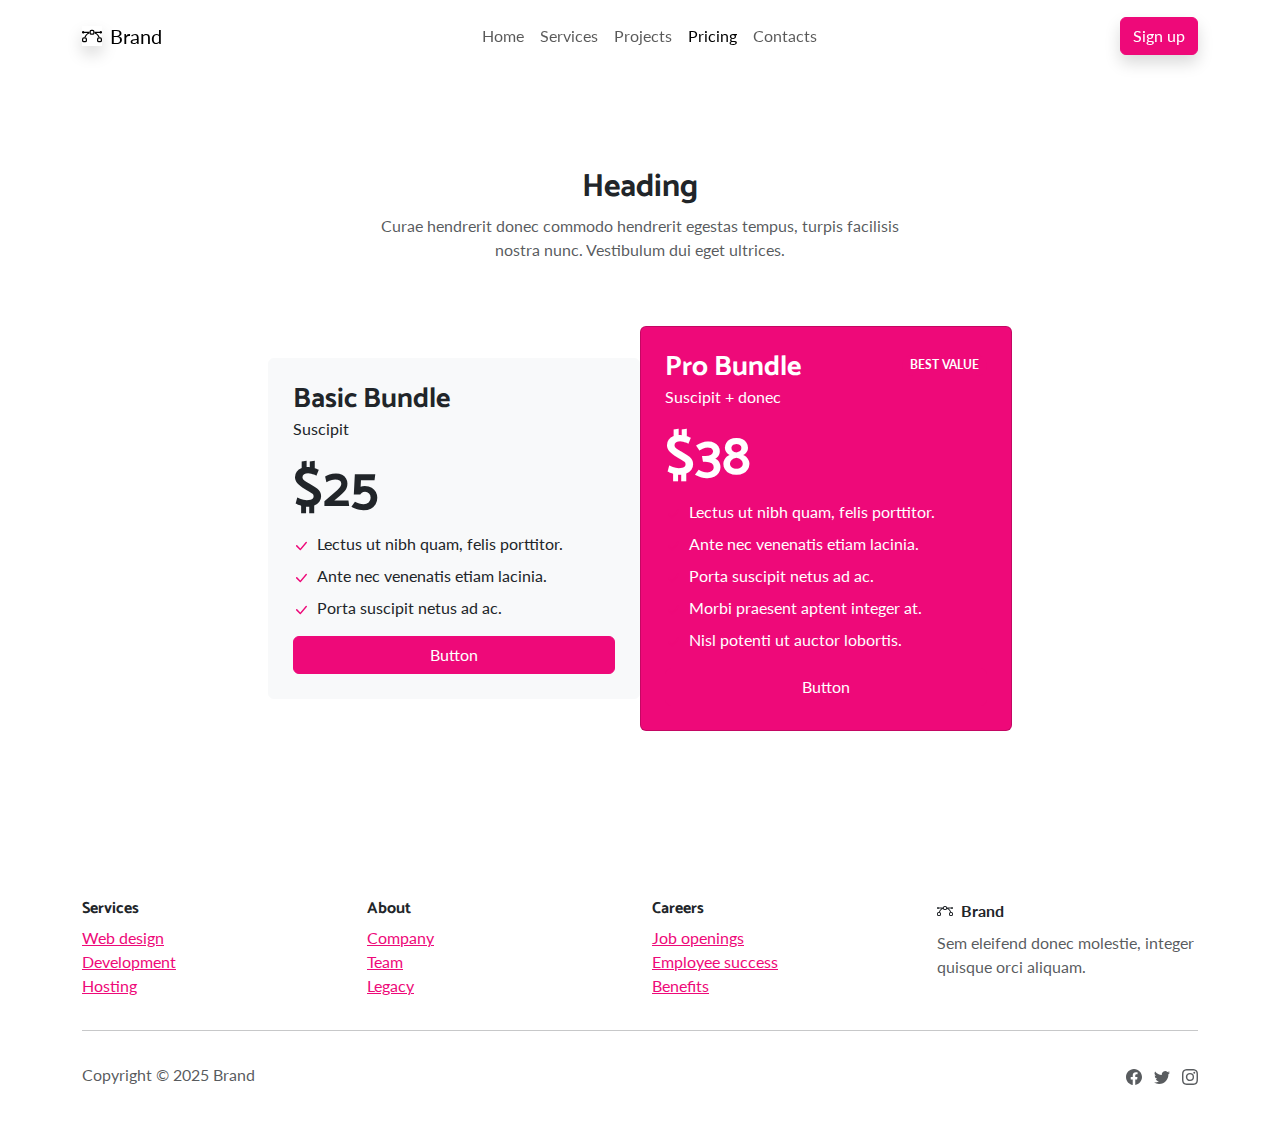
<file: pricing.html>
<!DOCTYPE html>
<html lang="en">

<head>
    <meta charset="utf-8">
    <meta name="viewport" content="width=device-width, initial-scale=1.0, shrink-to-fit=no">
    <title>Pricing - Brand</title>
    <link rel="stylesheet" href="assets/bootstrap/css/bootstrap.min.css">
    <link rel="stylesheet" href="https://fonts.googleapis.com/css?family=Inter:300italic,400italic,600italic,700italic,800italic,400,300,600,700,800&amp;display=swap">
</head>

<body>
    <nav class="navbar navbar-light navbar-expand-md sticky-top navbar-shrink py-3" id="mainNav">
        <div class="container"><a class="navbar-brand d-flex align-items-center" href="/"><span class="bs-icon-sm bs-icon-circle bs-icon-primary shadow d-flex justify-content-center align-items-center me-2 bs-icon"><svg xmlns="http://www.w3.org/2000/svg" width="1em" height="1em" fill="currentColor" viewBox="0 0 16 16" class="bi bi-bezier">
                        <path fill-rule="evenodd" d="M0 10.5A1.5 1.5 0 0 1 1.5 9h1A1.5 1.5 0 0 1 4 10.5v1A1.5 1.5 0 0 1 2.5 13h-1A1.5 1.5 0 0 1 0 11.5v-1zm1.5-.5a.5.5 0 0 0-.5.5v1a.5.5 0 0 0 .5.5h1a.5.5 0 0 0 .5-.5v-1a.5.5 0 0 0-.5-.5h-1zm10.5.5A1.5 1.5 0 0 1 13.5 9h1a1.5 1.5 0 0 1 1.5 1.5v1a1.5 1.5 0 0 1-1.5 1.5h-1a1.5 1.5 0 0 1-1.5-1.5v-1zm1.5-.5a.5.5 0 0 0-.5.5v1a.5.5 0 0 0 .5.5h1a.5.5 0 0 0 .5-.5v-1a.5.5 0 0 0-.5-.5h-1zM6 4.5A1.5 1.5 0 0 1 7.5 3h1A1.5 1.5 0 0 1 10 4.5v1A1.5 1.5 0 0 1 8.5 7h-1A1.5 1.5 0 0 1 6 5.5v-1zM7.5 4a.5.5 0 0 0-.5.5v1a.5.5 0 0 0 .5.5h1a.5.5 0 0 0 .5-.5v-1a.5.5 0 0 0-.5-.5h-1z"></path>
                        <path d="M6 4.5H1.866a1 1 0 1 0 0 1h2.668A6.517 6.517 0 0 0 1.814 9H2.5c.123 0 .244.015.358.043a5.517 5.517 0 0 1 3.185-3.185A1.503 1.503 0 0 1 6 5.5v-1zm3.957 1.358A1.5 1.5 0 0 0 10 5.5v-1h4.134a1 1 0 1 1 0 1h-2.668a6.517 6.517 0 0 1 2.72 3.5H13.5c-.123 0-.243.015-.358.043a5.517 5.517 0 0 0-3.185-3.185z"></path>
                    </svg></span><span>Brand</span></a><button data-bs-toggle="collapse" class="navbar-toggler" data-bs-target="#navcol-1"><span class="visually-hidden">Toggle navigation</span><span class="navbar-toggler-icon"></span></button>
            <div class="collapse navbar-collapse" id="navcol-1">
                <ul class="navbar-nav mx-auto">
                    <li class="nav-item"><a class="nav-link" href="index.html">Home</a></li>
                    <li class="nav-item"><a class="nav-link" href="services.html">Services</a></li>
                    <li class="nav-item"><a class="nav-link" href="projects.html">Projects</a></li>
                    <li class="nav-item"><a class="nav-link active" href="pricing.html">Pricing</a></li>
                    <li class="nav-item"><a class="nav-link" href="contacts.html">Contacts</a></li>
                </ul><a class="btn btn-primary shadow" role="button" href="signup.html">Sign up</a>
            </div>
        </div>
    </nav>
    <section class="py-5">
        <div class="container py-5">
            <div class="row mb-5">
                <div class="col-md-8 col-xl-6 text-center mx-auto">
                    <h2 class="fw-bold">Heading</h2>
                    <p class="text-muted">Curae hendrerit donec commodo hendrerit egestas tempus, turpis facilisis nostra nunc. Vestibulum dui eget ultrices.</p>
                </div>
            </div>
            <div class="row g-0 row-cols-1 row-cols-md-2 row-cols-xl-3 d-flex align-items-md-center align-items-xl-center">
                <div class="col offset-xl-2 mb-4">
                    <div class="card bg-light border-light">
                        <div class="card-body p-4">
                            <div class="d-flex justify-content-between">
                                <div>
                                    <h3 class="fw-bold mb-0">Basic Bundle</h3>
                                    <p>Suscipit</p>
                                    <h4 class="display-4 fw-bold">$25</h4>
                                </div>
                            </div>
                            <div>
                                <ul class="list-unstyled">
                                    <li class="d-flex mb-2"><span class="bs-icon-xs bs-icon-rounded bs-icon-primary-light bs-icon bs-icon-xs me-2"><svg xmlns="http://www.w3.org/2000/svg" width="1em" height="1em" fill="currentColor" viewBox="0 0 16 16" class="bi bi-check-lg text-primary">
                                                <path d="M12.736 3.97a.733.733 0 0 1 1.047 0c.286.289.29.756.01 1.05L7.88 12.01a.733.733 0 0 1-1.065.02L3.217 8.384a.757.757 0 0 1 0-1.06.733.733 0 0 1 1.047 0l3.052 3.093 5.4-6.425a.247.247 0 0 1 .02-.022Z"></path>
                                            </svg></span><span>Lectus ut nibh quam, felis porttitor.</span></li>
                                    <li class="d-flex mb-2"><span class="bs-icon-xs bs-icon-rounded bs-icon-primary-light bs-icon bs-icon-xs me-2"><svg xmlns="http://www.w3.org/2000/svg" width="1em" height="1em" fill="currentColor" viewBox="0 0 16 16" class="bi bi-check-lg text-primary">
                                                <path d="M12.736 3.97a.733.733 0 0 1 1.047 0c.286.289.29.756.01 1.05L7.88 12.01a.733.733 0 0 1-1.065.02L3.217 8.384a.757.757 0 0 1 0-1.06.733.733 0 0 1 1.047 0l3.052 3.093 5.4-6.425a.247.247 0 0 1 .02-.022Z"></path>
                                            </svg></span><span>Ante nec venenatis etiam lacinia.</span></li>
                                    <li class="d-flex mb-2"><span class="bs-icon-xs bs-icon-rounded bs-icon-primary-light bs-icon bs-icon-xs me-2"><svg xmlns="http://www.w3.org/2000/svg" width="1em" height="1em" fill="currentColor" viewBox="0 0 16 16" class="bi bi-check-lg text-primary">
                                                <path d="M12.736 3.97a.733.733 0 0 1 1.047 0c.286.289.29.756.01 1.05L7.88 12.01a.733.733 0 0 1-1.065.02L3.217 8.384a.757.757 0 0 1 0-1.06.733.733 0 0 1 1.047 0l3.052 3.093 5.4-6.425a.247.247 0 0 1 .02-.022Z"></path>
                                            </svg></span><span>Porta suscipit netus ad ac.</span></li>
                                </ul>
                            </div><button class="btn btn-primary d-block w-100" type="button">Button</button>
                        </div>
                    </div>
                </div>
                <div class="col mb-4">
                    <div class="card text-white bg-primary">
                        <div class="card-body p-4">
                            <div class="d-flex justify-content-between">
                                <div>
                                    <h3 class="fw-bold text-white mb-0">Pro Bundle</h3>
                                    <p>Suscipit + donec</p>
                                    <h4 class="display-4 fw-bold text-white">$38</h4>
                                </div>
                                <div><span class="badge rounded-pill bg-primary text-uppercase bg-semi-white">Best Value</span></div>
                            </div>
                            <div>
                                <ul class="list-unstyled">
                                    <li class="d-flex mb-2"><span class="bs-icon-xs bs-icon-rounded bs-icon-semi-white bs-icon bs-icon-xs me-2"><svg xmlns="http://www.w3.org/2000/svg" width="1em" height="1em" fill="currentColor" viewBox="0 0 16 16" class="bi bi-check-lg text-primary">
                                                <path d="M12.736 3.97a.733.733 0 0 1 1.047 0c.286.289.29.756.01 1.05L7.88 12.01a.733.733 0 0 1-1.065.02L3.217 8.384a.757.757 0 0 1 0-1.06.733.733 0 0 1 1.047 0l3.052 3.093 5.4-6.425a.247.247 0 0 1 .02-.022Z"></path>
                                            </svg></span><span>Lectus ut nibh quam, felis porttitor.</span></li>
                                    <li class="d-flex mb-2"><span class="bs-icon-xs bs-icon-rounded bs-icon-semi-white bs-icon bs-icon-xs me-2"><svg xmlns="http://www.w3.org/2000/svg" width="1em" height="1em" fill="currentColor" viewBox="0 0 16 16" class="bi bi-check-lg text-primary">
                                                <path d="M12.736 3.97a.733.733 0 0 1 1.047 0c.286.289.29.756.01 1.05L7.88 12.01a.733.733 0 0 1-1.065.02L3.217 8.384a.757.757 0 0 1 0-1.06.733.733 0 0 1 1.047 0l3.052 3.093 5.4-6.425a.247.247 0 0 1 .02-.022Z"></path>
                                            </svg></span><span>Ante nec venenatis etiam lacinia.</span></li>
                                    <li class="d-flex mb-2"><span class="bs-icon-xs bs-icon-rounded bs-icon-semi-white bs-icon bs-icon-xs me-2"><svg xmlns="http://www.w3.org/2000/svg" width="1em" height="1em" fill="currentColor" viewBox="0 0 16 16" class="bi bi-check-lg text-primary">
                                                <path d="M12.736 3.97a.733.733 0 0 1 1.047 0c.286.289.29.756.01 1.05L7.88 12.01a.733.733 0 0 1-1.065.02L3.217 8.384a.757.757 0 0 1 0-1.06.733.733 0 0 1 1.047 0l3.052 3.093 5.4-6.425a.247.247 0 0 1 .02-.022Z"></path>
                                            </svg></span><span>Porta suscipit netus ad ac.</span></li>
                                    <li class="d-flex mb-2"><span class="bs-icon-xs bs-icon-rounded bs-icon-semi-white bs-icon bs-icon-xs me-2"><svg xmlns="http://www.w3.org/2000/svg" width="1em" height="1em" fill="currentColor" viewBox="0 0 16 16" class="bi bi-check-lg text-primary">
                                                <path d="M12.736 3.97a.733.733 0 0 1 1.047 0c.286.289.29.756.01 1.05L7.88 12.01a.733.733 0 0 1-1.065.02L3.217 8.384a.757.757 0 0 1 0-1.06.733.733 0 0 1 1.047 0l3.052 3.093 5.4-6.425a.247.247 0 0 1 .02-.022Z"></path>
                                            </svg></span><span>Morbi praesent aptent integer at.</span></li>
                                    <li class="d-flex mb-2"><span class="bs-icon-xs bs-icon-rounded bs-icon-semi-white bs-icon bs-icon-xs me-2"><svg xmlns="http://www.w3.org/2000/svg" width="1em" height="1em" fill="currentColor" viewBox="0 0 16 16" class="bi bi-check-lg text-primary">
                                                <path d="M12.736 3.97a.733.733 0 0 1 1.047 0c.286.289.29.756.01 1.05L7.88 12.01a.733.733 0 0 1-1.065.02L3.217 8.384a.757.757 0 0 1 0-1.06.733.733 0 0 1 1.047 0l3.052 3.093 5.4-6.425a.247.247 0 0 1 .02-.022Z"></path>
                                            </svg></span><span>Nisl potenti ut auctor lobortis.</span></li>
                                </ul>
                            </div><button class="btn btn-primary d-block w-100 bg-semi-white" type="button">Button</button>
                        </div>
                    </div>
                </div>
            </div>
        </div>
    </section>
    <footer class="bg-primary-gradient">
        <div class="container py-4 py-lg-5">
            <div class="row justify-content-center">
                <div class="col-sm-4 col-md-3 text-center text-lg-start d-flex flex-column">
                    <h3 class="fs-6 fw-bold">Services</h3>
                    <ul class="list-unstyled">
                        <li><a href="#">Web design</a></li>
                        <li><a href="#">Development</a></li>
                        <li><a href="#">Hosting</a></li>
                    </ul>
                </div>
                <div class="col-sm-4 col-md-3 text-center text-lg-start d-flex flex-column">
                    <h3 class="fs-6 fw-bold">About</h3>
                    <ul class="list-unstyled">
                        <li><a href="#">Company</a></li>
                        <li><a href="#">Team</a></li>
                        <li><a href="#">Legacy</a></li>
                    </ul>
                </div>
                <div class="col-sm-4 col-md-3 text-center text-lg-start d-flex flex-column">
                    <h3 class="fs-6 fw-bold">Careers</h3>
                    <ul class="list-unstyled">
                        <li><a href="#">Job openings</a></li>
                        <li><a href="#">Employee success</a></li>
                        <li><a href="#">Benefits</a></li>
                    </ul>
                </div>
                <div class="col-lg-3 text-center text-lg-start d-flex flex-column align-items-center order-first align-items-lg-start order-lg-last">
                    <div class="fw-bold d-flex align-items-center mb-2"><span class="bs-icon-sm bs-icon-circle bs-icon-primary d-flex justify-content-center align-items-center bs-icon me-2"><svg xmlns="http://www.w3.org/2000/svg" width="1em" height="1em" fill="currentColor" viewBox="0 0 16 16" class="bi bi-bezier">
                                <path fill-rule="evenodd" d="M0 10.5A1.5 1.5 0 0 1 1.5 9h1A1.5 1.5 0 0 1 4 10.5v1A1.5 1.5 0 0 1 2.5 13h-1A1.5 1.5 0 0 1 0 11.5v-1zm1.5-.5a.5.5 0 0 0-.5.5v1a.5.5 0 0 0 .5.5h1a.5.5 0 0 0 .5-.5v-1a.5.5 0 0 0-.5-.5h-1zm10.5.5A1.5 1.5 0 0 1 13.5 9h1a1.5 1.5 0 0 1 1.5 1.5v1a1.5 1.5 0 0 1-1.5 1.5h-1a1.5 1.5 0 0 1-1.5-1.5v-1zm1.5-.5a.5.5 0 0 0-.5.5v1a.5.5 0 0 0 .5.5h1a.5.5 0 0 0 .5-.5v-1a.5.5 0 0 0-.5-.5h-1zM6 4.5A1.5 1.5 0 0 1 7.5 3h1A1.5 1.5 0 0 1 10 4.5v1A1.5 1.5 0 0 1 8.5 7h-1A1.5 1.5 0 0 1 6 5.5v-1zM7.5 4a.5.5 0 0 0-.5.5v1a.5.5 0 0 0 .5.5h1a.5.5 0 0 0 .5-.5v-1a.5.5 0 0 0-.5-.5h-1z"></path>
                                <path d="M6 4.5H1.866a1 1 0 1 0 0 1h2.668A6.517 6.517 0 0 0 1.814 9H2.5c.123 0 .244.015.358.043a5.517 5.517 0 0 1 3.185-3.185A1.503 1.503 0 0 1 6 5.5v-1zm3.957 1.358A1.5 1.5 0 0 0 10 5.5v-1h4.134a1 1 0 1 1 0 1h-2.668a6.517 6.517 0 0 1 2.72 3.5H13.5c-.123 0-.243.015-.358.043a5.517 5.517 0 0 0-3.185-3.185z"></path>
                            </svg></span><span>Brand</span></div>
                    <p class="text-muted">Sem eleifend donec molestie, integer quisque orci aliquam.</p>
                </div>
            </div>
            <hr>
            <div class="text-muted d-flex justify-content-between align-items-center pt-3">
                <p class="mb-0">Copyright © 2025 Brand</p>
                <ul class="list-inline mb-0">
                    <li class="list-inline-item"><svg xmlns="http://www.w3.org/2000/svg" width="1em" height="1em" fill="currentColor" viewBox="0 0 16 16" class="bi bi-facebook">
                            <path d="M16 8.049c0-4.446-3.582-8.05-8-8.05C3.58 0-.002 3.603-.002 8.05c0 4.017 2.926 7.347 6.75 7.951v-5.625h-2.03V8.05H6.75V6.275c0-2.017 1.195-3.131 3.022-3.131.876 0 1.791.157 1.791.157v1.98h-1.009c-.993 0-1.303.621-1.303 1.258v1.51h2.218l-.354 2.326H9.25V16c3.824-.604 6.75-3.934 6.75-7.951z"></path>
                        </svg></li>
                    <li class="list-inline-item"><svg xmlns="http://www.w3.org/2000/svg" width="1em" height="1em" fill="currentColor" viewBox="0 0 16 16" class="bi bi-twitter">
                            <path d="M5.026 15c6.038 0 9.341-5.003 9.341-9.334 0-.14 0-.282-.006-.422A6.685 6.685 0 0 0 16 3.542a6.658 6.658 0 0 1-1.889.518 3.301 3.301 0 0 0 1.447-1.817 6.533 6.533 0 0 1-2.087.793A3.286 3.286 0 0 0 7.875 6.03a9.325 9.325 0 0 1-6.767-3.429 3.289 3.289 0 0 0 1.018 4.382A3.323 3.323 0 0 1 .64 6.575v.045a3.288 3.288 0 0 0 2.632 3.218 3.203 3.203 0 0 1-.865.115 3.23 3.23 0 0 1-.614-.057 3.283 3.283 0 0 0 3.067 2.277A6.588 6.588 0 0 1 .78 13.58a6.32 6.32 0 0 1-.78-.045A9.344 9.344 0 0 0 5.026 15z"></path>
                        </svg></li>
                    <li class="list-inline-item"><svg xmlns="http://www.w3.org/2000/svg" width="1em" height="1em" fill="currentColor" viewBox="0 0 16 16" class="bi bi-instagram">
                            <path d="M8 0C5.829 0 5.556.01 4.703.048 3.85.088 3.269.222 2.76.42a3.917 3.917 0 0 0-1.417.923A3.927 3.927 0 0 0 .42 2.76C.222 3.268.087 3.85.048 4.7.01 5.555 0 5.827 0 8.001c0 2.172.01 2.444.048 3.297.04.852.174 1.433.372 1.942.205.526.478.972.923 1.417.444.445.89.719 1.416.923.51.198 1.09.333 1.942.372C5.555 15.99 5.827 16 8 16s2.444-.01 3.298-.048c.851-.04 1.434-.174 1.943-.372a3.916 3.916 0 0 0 1.416-.923c.445-.445.718-.891.923-1.417.197-.509.332-1.09.372-1.942C15.99 10.445 16 10.173 16 8s-.01-2.445-.048-3.299c-.04-.851-.175-1.433-.372-1.941a3.926 3.926 0 0 0-.923-1.417A3.911 3.911 0 0 0 13.24.42c-.51-.198-1.092-.333-1.943-.372C10.443.01 10.172 0 7.998 0h.003zm-.717 1.442h.718c2.136 0 2.389.007 3.232.046.78.035 1.204.166 1.486.275.373.145.64.319.92.599.28.28.453.546.598.92.11.281.24.705.275 1.485.039.843.047 1.096.047 3.231s-.008 2.389-.047 3.232c-.035.78-.166 1.203-.275 1.485a2.47 2.47 0 0 1-.599.919c-.28.28-.546.453-.92.598-.28.11-.704.24-1.485.276-.843.038-1.096.047-3.232.047s-2.39-.009-3.233-.047c-.78-.036-1.203-.166-1.485-.276a2.478 2.478 0 0 1-.92-.598 2.48 2.48 0 0 1-.6-.92c-.109-.281-.24-.705-.275-1.485-.038-.843-.046-1.096-.046-3.233 0-2.136.008-2.388.046-3.231.036-.78.166-1.204.276-1.486.145-.373.319-.64.599-.92.28-.28.546-.453.92-.598.282-.11.705-.24 1.485-.276.738-.034 1.024-.044 2.515-.045v.002zm4.988 1.328a.96.96 0 1 0 0 1.92.96.96 0 0 0 0-1.92zm-4.27 1.122a4.109 4.109 0 1 0 0 8.217 4.109 4.109 0 0 0 0-8.217zm0 1.441a2.667 2.667 0 1 1 0 5.334 2.667 2.667 0 0 1 0-5.334z"></path>
                        </svg></li>
                </ul>
            </div>
        </div>
    </footer>
    <script src="assets/bootstrap/js/bootstrap.min.js"></script>
    <script src="assets/js/bold-and-bright.js"></script>
</body>

</html>
</file>
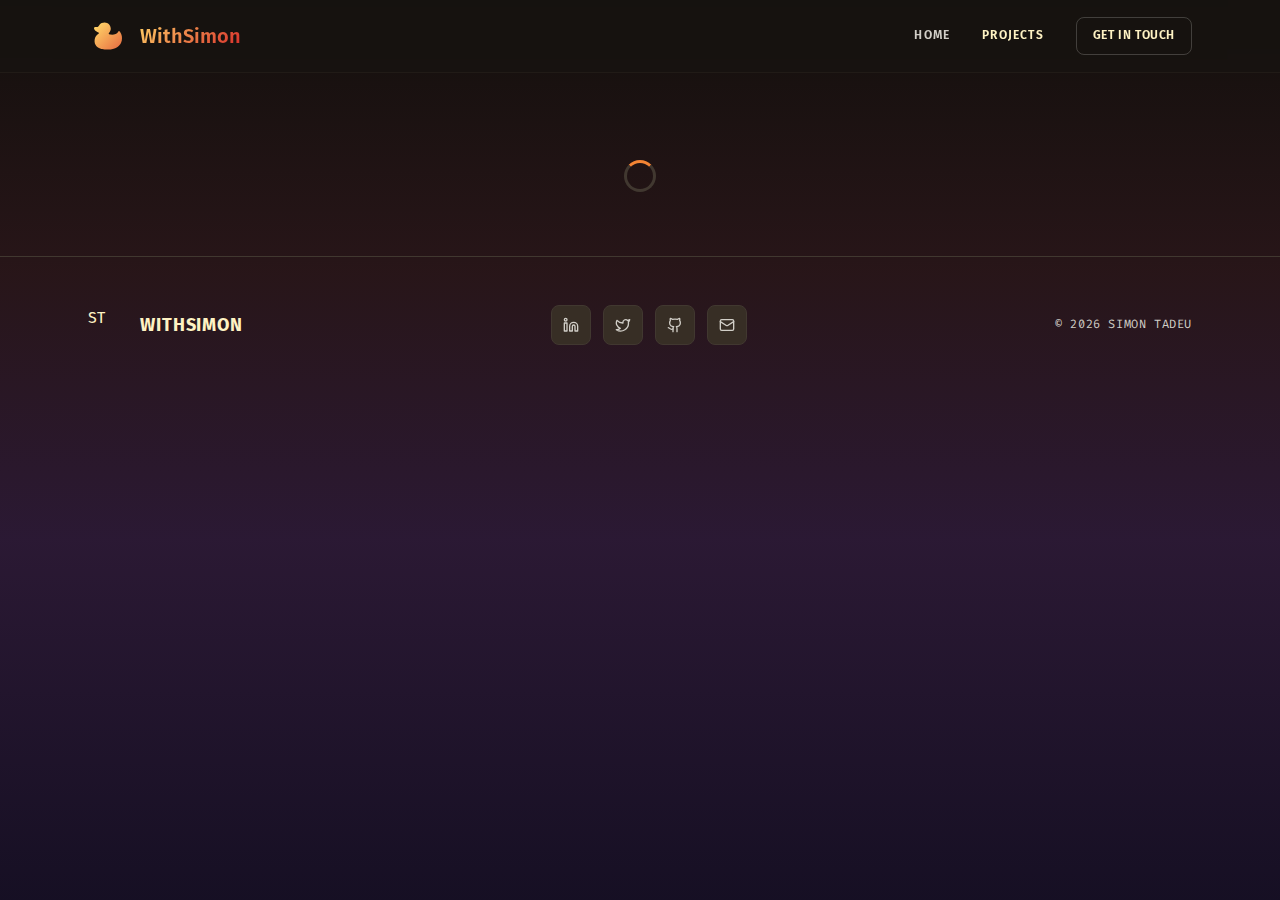
<file: product.html>
<!DOCTYPE html>
<html lang="en">
<head>
    <meta charset="UTF-8">
    <meta name="viewport" content="width=device-width, initial-scale=1.0">
    <title>Product | Simon Tadeu</title>
    <meta name="description" content="Product case study by Simon Tadeu.">

    <!-- Fonts -->
    <link rel="preconnect" href="https://fonts.googleapis.com">
    <link rel="preconnect" href="https://fonts.gstatic.com" crossorigin>
    <link href="https://fonts.googleapis.com/css2?family=Fira+Code:wght@400;500;600&family=Fira+Sans:wght@400;500;600;700&display=swap" rel="stylesheet">

    <!-- Styles -->
    <link rel="stylesheet" href="assets/css/styles.css">
</head>
<body>
    <!-- Header -->
    <header class="header">
        <div class="header-inner">
            <a href="index.html" class="logo">
                <img src="assets/img/patinho.svg" alt="Simon Tadeu" class="logo-icon">
                <span class="logo-text">WithSimon</span>
            </a>

            <nav class="nav">
                <a href="index.html" class="nav-link">Home</a>
                <a href="my-work.html" class="nav-link active">Projects</a>
                <a href="hire-me.html" class="btn btn-outline btn-sm">Get In Touch</a>
            </nav>

            <button class="mobile-menu-btn" onclick="toggleMobileMenu()">Menu</button>
        </div>
    </header>

    <!-- Mobile Menu -->
    <div class="mobile-menu-overlay" id="mobileMenuOverlay" onclick="toggleMobileMenu()"></div>
    <div class="mobile-menu" id="mobileMenu">
        <button class="mobile-menu-close" onclick="toggleMobileMenu()">
            <svg xmlns="http://www.w3.org/2000/svg" width="24" height="24" viewBox="0 0 24 24" fill="none" stroke="currentColor" stroke-width="2" stroke-linecap="round" stroke-linejoin="round">
                <line x1="18" y1="6" x2="6" y2="18"></line>
                <line x1="6" y1="6" x2="18" y2="18"></line>
            </svg>
        </button>
        <nav class="mobile-nav">
            <a href="index.html" class="mobile-nav-link">Home</a>
            <a href="my-work.html" class="mobile-nav-link active">Projects</a>
            <a href="hire-me.html" class="btn btn-special">Get In Touch</a>
        </nav>
    </div>

    <main>
        <div id="product-detail">
            <!-- Product content loaded by JavaScript -->
            <div class="loading" style="padding-top: 10rem;">
                <div class="spinner"></div>
            </div>
        </div>
    </main>

    <!-- Footer -->
    <footer class="footer">
        <div class="footer-inner">
            <div class="footer-brand">
                <span class="logo-icon">ST</span>
                <span class="footer-brand-text">WithSimon</span>
            </div>

            <div class="footer-social">
                <a href="https://www.linkedin.com/in/simontadeu/" target="_blank" rel="noopener noreferrer" class="social-link" aria-label="LinkedIn">
                    <svg xmlns="http://www.w3.org/2000/svg" width="24" height="24" viewBox="0 0 24 24" fill="none" stroke="currentColor" stroke-width="2" stroke-linecap="round" stroke-linejoin="round"><path d="M16 8a6 6 0 0 1 6 6v7h-4v-7a2 2 0 0 0-2-2 2 2 0 0 0-2 2v7h-4v-7a6 6 0 0 1 6-6z"/><rect width="4" height="12" x="2" y="9"/><circle cx="4" cy="4" r="2"/></svg>
                </a>
                <a href="https://twitter.com/simontadeu" target="_blank" rel="noopener noreferrer" class="social-link" aria-label="Twitter">
                    <svg xmlns="http://www.w3.org/2000/svg" width="24" height="24" viewBox="0 0 24 24" fill="none" stroke="currentColor" stroke-width="2" stroke-linecap="round" stroke-linejoin="round"><path d="M22 4s-.7 2.1-2 3.4c1.6 10-9.4 17.3-18 11.6 2.2.1 4.4-.6 6-2C3 15.5.5 9.6 3 5c2.2 2.6 5.6 4.1 9 4-.9-4.2 4-6.6 7-3.8 1.1 0 3-1.2 3-1.2z"/></svg>
                </a>
                <a href="https://github.com/WithSimon" target="_blank" rel="noopener noreferrer" class="social-link" aria-label="GitHub">
                    <svg xmlns="http://www.w3.org/2000/svg" width="24" height="24" viewBox="0 0 24 24" fill="none" stroke="currentColor" stroke-width="2" stroke-linecap="round" stroke-linejoin="round"><path d="M15 22v-4a4.8 4.8 0 0 0-1-3.5c3 0 6-2 6-5.5.08-1.25-.27-2.48-1-3.5.28-1.15.28-2.35 0-3.5 0 0-1 0-3 1.5-2.64-.5-5.36-.5-8 0C6 2 5 2 5 2c-.3 1.15-.3 2.35 0 3.5A5.403 5.403 0 0 0 4 9c0 3.5 3 5.5 6 5.5-.39.49-.68 1.05-.85 1.65-.17.6-.22 1.23-.15 1.85v4"/><path d="M9 18c-4.51 2-5-2-7-2"/></svg>
                </a>
                <a href="mailto:hello@withsimon.com" class="social-link" aria-label="Email">
                    <svg xmlns="http://www.w3.org/2000/svg" width="24" height="24" viewBox="0 0 24 24" fill="none" stroke="currentColor" stroke-width="2" stroke-linecap="round" stroke-linejoin="round"><rect width="20" height="16" x="2" y="4" rx="2"/><path d="m22 7-8.97 5.7a1.94 1.94 0 0 1-2.06 0L2 7"/></svg>
                </a>
            </div>

            <p class="footer-copyright">&copy; 2026 Simon Tadeu</p>
        </div>
    </footer>

    <!-- Scripts -->
    <script src="assets/js/products.js"></script>
    <script>
        // Scroll to top on page load
        window.scrollTo(0, 0);

        // Mobile menu toggle
        function toggleMobileMenu() {
            document.getElementById('mobileMenu').classList.toggle('open');
            document.getElementById('mobileMenuOverlay').classList.toggle('open');
        }
    </script>
</body>
</html>
</file>
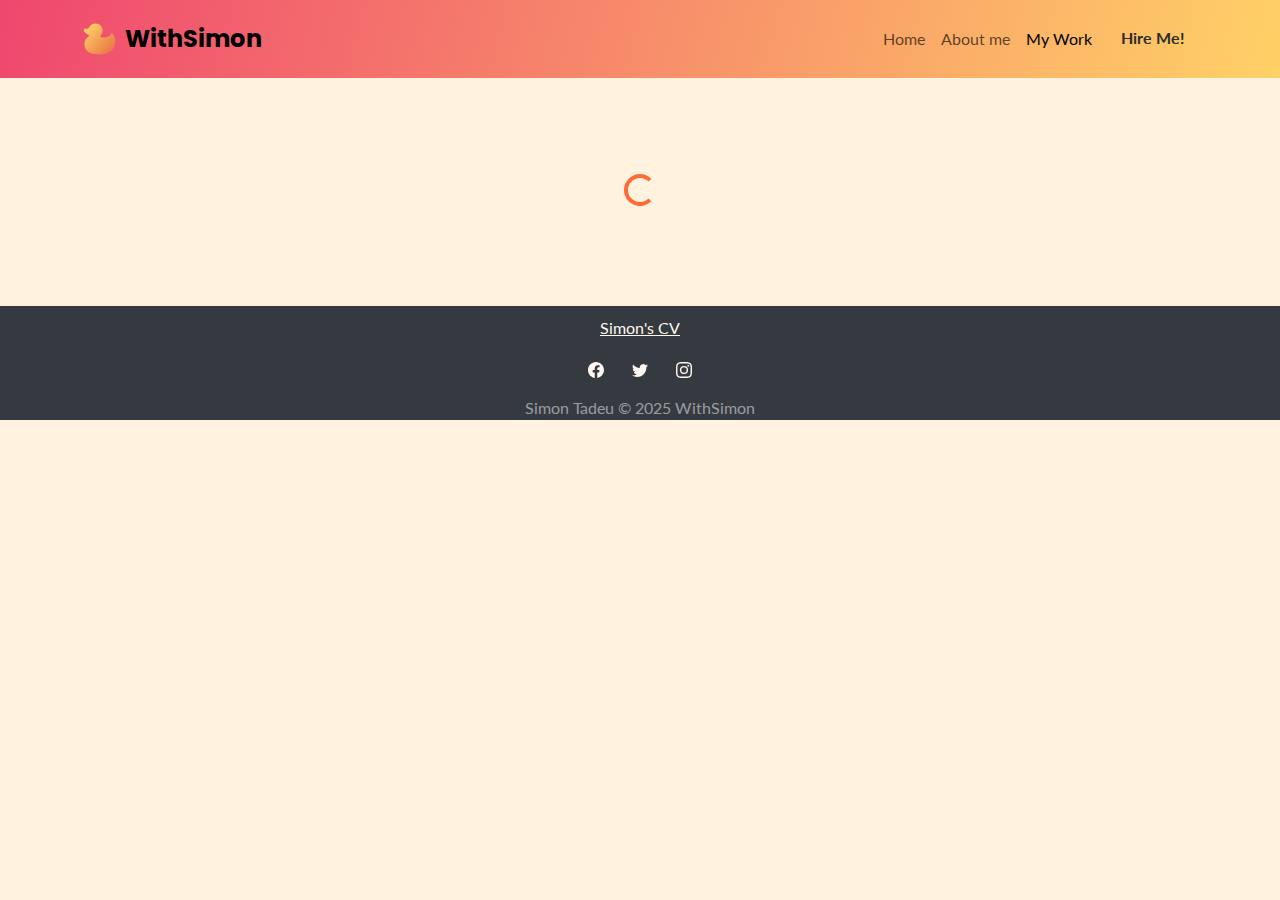
<file: project.html>
<!DOCTYPE html>
<html data-bs-theme="light" lang="en" style="--bs-primary: #FF6B35;--bs-primary-rgb: 255,107,53;--bs-secondary: #FFD166;--bs-secondary-rgb: 255,209,102;--bs-success: #06D6A0;--bs-success-rgb: 6,214,160;--bs-info: #118AB2;--bs-info-rgb: 17,138,178;--bs-warning: #EF476F;--bs-warning-rgb: 239,71,111;--bs-danger: #D62828;--bs-danger-rgb: 214,40,40;--bs-light: #FFF8F0;--bs-light-rgb: 255,248,240;--bs-dark: #1D1E22;--bs-dark-rgb: 29,30,34;--bs-body-color: #2C2C2C;--bs-body-bg: #FFF3E0;">

<head>
    <meta charset="utf-8">
    <meta name="viewport" content="width=device-width, initial-scale=1.0, shrink-to-fit=no">
    <title>Project - WithSimon</title>
    <link rel="stylesheet" href="assets/bootstrap/css/bootstrap.min.css">
    <link rel="stylesheet" href="https://fonts.googleapis.com/css?family=Inter&display=swap">
    <link rel="stylesheet" href="https://fonts.googleapis.com/css?family=Poppins&display=swap">
    <link rel="stylesheet" href="assets/fonts/font-awesome.min.css">
    <link rel="stylesheet" href="assets/css/bs-theme-overrides.css">
    <link rel="stylesheet" href="assets/css/aos.min.css">
    <link rel="stylesheet" href="assets/css/Hero-Clean-Reverse-images.css">
    <link rel="stylesheet" href="assets/css/Navbar-Right-Links-Dark-icons.css">
</head>

<body>
    <nav class="navbar navbar-expand-md bg-warning py-3" data-bs-theme="light" style="background: linear-gradient(-75deg, var(--bs-secondary) 0%, var(--bs-warning) 100%);">
        <div class="container"><a class="navbar-brand d-flex align-items-center" href="index.html"><span class="d-flex justify-content-center align-items-center me-2 bs-icon" style="width: 35px;height: 35px;"><img src="assets/img/patinho.svg" style="filter: brightness(100%);" width="45" height="32"></span><span class="fs-4" style="font-family: Poppins, sans-serif;"><strong>WithSimon</strong></span></a><button data-bs-toggle="collapse" class="navbar-toggler" data-bs-target="#navcol-5"><span class="visually-hidden">Toggle navigation</span><span class="navbar-toggler-icon"></span></button>
            <div class="collapse navbar-collapse" id="navcol-5">
                <div class="mobile-menu-close d-md-none" onclick="document.getElementById('navcol-5').classList.remove('show')"></div>
                <ul class="navbar-nav ms-auto">
                    <li class="nav-item"><a class="nav-link" href="index.html">Home</a></li>
                    <li class="nav-item"><a class="nav-link" href="about-me.html">About me</a></li>
                    <li class="nav-item"><a class="nav-link active" href="my-work.html">My Work</a></li>
                    <li class="nav-item"><a class="btn btn-special link-body-dark ms-md-2" role="button" href="hire-me.html"><strong>Hire Me!</strong></a></li>
                </ul>
            </div>
        </div>
    </nav>
    <main>
        <div class="container py-4 py-xl-5">
            <div id="project-detail">
                <!-- Project details will be loaded here by JavaScript -->
                <div class="text-center py-5">
                    <div class="spinner-border text-primary" role="status">
                        <span class="visually-hidden">Loading...</span>
                    </div>
                </div>
            </div>
        </div>
    </main>
    <footer class="text-center bg-dark d-flex flex-column justify-content-center align-items-center">
        <div class="container" style="padding-top: 10px;">
            <ul class="list-inline d-flex flex-column justify-content-center align-items-center">
                <li class="list-inline-item me-4"></li>
                <li class="list-inline-item me-4"></li>
                <li class="list-inline-item"><a class="link-light" href="assets/files/CV.pdf" target="_blank">Simon's CV</a></li>
            </ul>
            <ul class="list-inline flex-row justify-content-center align-items-center">
                <li class="list-inline-item me-4"><svg xmlns="http://www.w3.org/2000/svg" width="1em" height="1em" fill="currentColor" viewBox="0 0 16 16" class="bi bi-facebook text-light">
                        <path d="M16 8.049c0-4.446-3.582-8.05-8-8.05C3.58 0-.002 3.603-.002 8.05c0 4.017 2.926 7.347 6.75 7.951v-5.625h-2.03V8.05H6.75V6.275c0-2.017 1.195-3.131 3.022-3.131.876 0 1.791.157 1.791.157v1.98h-1.009c-.993 0-1.303.621-1.303 1.258v1.51h2.218l-.354 2.326H9.25V16c3.824-.604 6.75-3.934 6.75-7.951"></path>
                    </svg></li>
                <li class="list-inline-item me-4"><svg xmlns="http://www.w3.org/2000/svg" width="1em" height="1em" fill="currentColor" viewBox="0 0 16 16" class="bi bi-twitter text-light">
                        <path d="M5.026 15c6.038 0 9.341-5.003 9.341-9.334 0-.14 0-.282-.006-.422A6.685 6.685 0 0 0 16 3.542a6.658 6.658 0 0 1-1.889.518 3.301 3.301 0 0 0 1.447-1.817 6.533 6.533 0 0 1-2.087.793A3.286 3.286 0 0 0 7.875 6.03a9.325 9.325 0 0 1-6.767-3.429 3.289 3.289 0 0 0 1.018 4.382A3.323 3.323 0 0 1 .64 6.575v.045a3.288 3.288 0 0 0 2.632 3.218 3.203 3.203 0 0 1-.865.115 3.23 3.23 0 0 1-.614-.057 3.283 3.283 0 0 0 3.067 2.277A6.588 6.588 0 0 1 .78 13.58a6.32 6.32 0 0 1-.78-.045A9.344 9.344 0 0 0 5.026 15"></path>
                    </svg></li>
                <li class="list-inline-item"><svg xmlns="http://www.w3.org/2000/svg" width="1em" height="1em" fill="currentColor" viewBox="0 0 16 16" class="bi bi-instagram text-light">
                        <path d="M8 0C5.829 0 5.556.01 4.703.048 3.85.088 3.269.222 2.76.42a3.917 3.917 0 0 0-1.417.923A3.927 3.927 0 0 0 .42 2.76C.222 3.268.087 3.85.048 4.7.01 5.555 0 5.827 0 8.001c0 2.172.01 2.444.048 3.297.04.852.174 1.433.372 1.942.205.526.478.972.923 1.417.444.445.89.719 1.416.923.51.198 1.09.333 1.942.372C5.555 15.99 5.827 16 8 16s2.444-.01 3.298-.048c.851-.04 1.434-.174 1.943-.372a3.916 3.916 0 0 0 1.416-.923c.445-.445.718-.891.923-1.417.197-.509.332-1.09.372-1.942C15.99 10.445 16 10.173 16 8s-.01-2.445-.048-3.299c-.04-.851-.175-1.433-.372-1.941a3.926 3.926 0 0 0-.923-1.417A3.911 3.911 0 0 0 13.24.42c-.51-.198-1.092-.333-1.943-.372C10.443.01 10.172 0 7.998 0h.003zm-.717 1.442h.718c2.136 0 2.389.007 3.232.046.78.035 1.204.166 1.486.275.373.145.64.319.92.599.28.28.453.546.598.92.11.281.24.705.275 1.485.039.843.047 1.096.047 3.231s-.008 2.389-.047 3.232c-.035.78-.166 1.203-.275 1.485a2.47 2.47 0 0 1-.599.919c-.28.28-.546.453-.92.598-.28.11-.704.24-1.485.276-.843.038-1.096.047-3.232.047s-2.39-.009-3.233-.047c-.78-.036-1.203-.166-1.485-.276a2.478 2.478 0 0 1-.92-.598 2.48 2.48 0 0 1-.6-.92c-.109-.281-.24-.705-.275-1.485-.038-.843-.046-1.096-.046-3.233 0-2.136.008-2.388.046-3.231.036-.78.166-1.204.276-1.486.145-.373.319-.64.599-.92.28-.28.546-.453.92-.598.282-.11.705-.24 1.485-.276.738-.034 1.024-.044 2.515-.045v.002zm4.988 1.328a.96.96 0 1 0 0 1.92.96.96 0 0 0 0-1.92zm-4.27 1.122a4.109 4.109 0 1 0 0 8.217 4.109 4.109 0 0 0 0-8.217zm0 1.441a2.667 2.667 0 1 1 0 5.334 2.667 2.667 0 0 1 0-5.334"></path>
                    </svg></li>
            </ul>
            <p class="text-white-50 mb-0">Simon Tadeu © 2025 WithSimon</p>
        </div>
    </footer>
    <script src="assets/bootstrap/js/bootstrap.min.js"></script>
    <script src="assets/js/aos.min.js"></script>
    <script src="assets/js/bs-init.js"></script>
    <script src="assets/js/blog-system.js"></script>
</body>

</html>
</file>
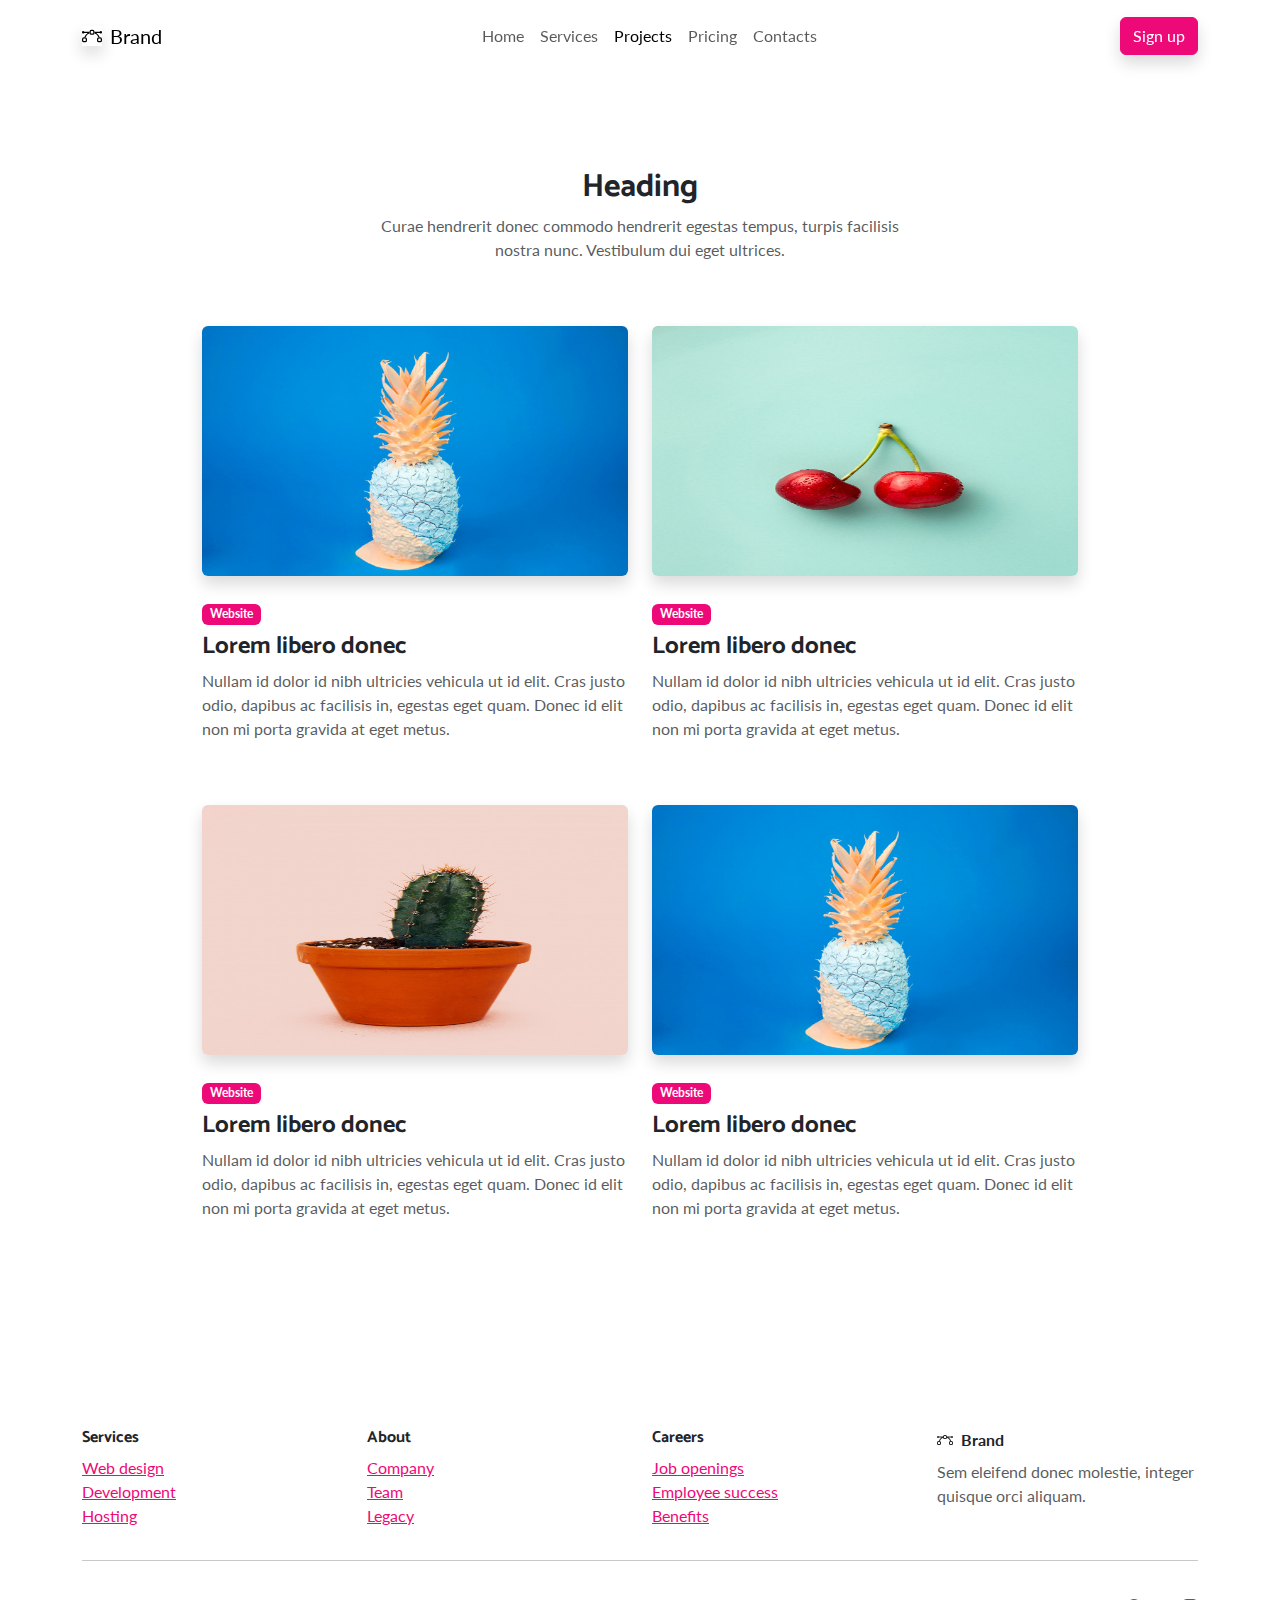
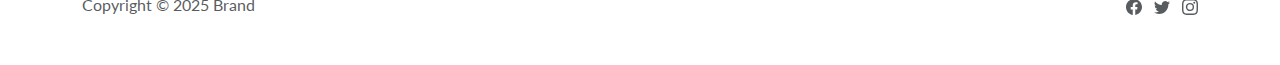
<file: projects.html>
<!DOCTYPE html>
<html lang="en">

<head>
    <meta charset="utf-8">
    <meta name="viewport" content="width=device-width, initial-scale=1.0, shrink-to-fit=no">
    <title>Projects - Brand</title>
    <link rel="stylesheet" href="assets/bootstrap/css/bootstrap.min.css">
    <link rel="stylesheet" href="https://fonts.googleapis.com/css?family=Inter:300italic,400italic,600italic,700italic,800italic,400,300,600,700,800&amp;display=swap">
</head>

<body>
    <nav class="navbar navbar-light navbar-expand-md sticky-top navbar-shrink py-3" id="mainNav">
        <div class="container"><a class="navbar-brand d-flex align-items-center" href="/"><span class="bs-icon-sm bs-icon-circle bs-icon-primary shadow d-flex justify-content-center align-items-center me-2 bs-icon"><svg xmlns="http://www.w3.org/2000/svg" width="1em" height="1em" fill="currentColor" viewBox="0 0 16 16" class="bi bi-bezier">
                        <path fill-rule="evenodd" d="M0 10.5A1.5 1.5 0 0 1 1.5 9h1A1.5 1.5 0 0 1 4 10.5v1A1.5 1.5 0 0 1 2.5 13h-1A1.5 1.5 0 0 1 0 11.5v-1zm1.5-.5a.5.5 0 0 0-.5.5v1a.5.5 0 0 0 .5.5h1a.5.5 0 0 0 .5-.5v-1a.5.5 0 0 0-.5-.5h-1zm10.5.5A1.5 1.5 0 0 1 13.5 9h1a1.5 1.5 0 0 1 1.5 1.5v1a1.5 1.5 0 0 1-1.5 1.5h-1a1.5 1.5 0 0 1-1.5-1.5v-1zm1.5-.5a.5.5 0 0 0-.5.5v1a.5.5 0 0 0 .5.5h1a.5.5 0 0 0 .5-.5v-1a.5.5 0 0 0-.5-.5h-1zM6 4.5A1.5 1.5 0 0 1 7.5 3h1A1.5 1.5 0 0 1 10 4.5v1A1.5 1.5 0 0 1 8.5 7h-1A1.5 1.5 0 0 1 6 5.5v-1zM7.5 4a.5.5 0 0 0-.5.5v1a.5.5 0 0 0 .5.5h1a.5.5 0 0 0 .5-.5v-1a.5.5 0 0 0-.5-.5h-1z"></path>
                        <path d="M6 4.5H1.866a1 1 0 1 0 0 1h2.668A6.517 6.517 0 0 0 1.814 9H2.5c.123 0 .244.015.358.043a5.517 5.517 0 0 1 3.185-3.185A1.503 1.503 0 0 1 6 5.5v-1zm3.957 1.358A1.5 1.5 0 0 0 10 5.5v-1h4.134a1 1 0 1 1 0 1h-2.668a6.517 6.517 0 0 1 2.72 3.5H13.5c-.123 0-.243.015-.358.043a5.517 5.517 0 0 0-3.185-3.185z"></path>
                    </svg></span><span>Brand</span></a><button data-bs-toggle="collapse" class="navbar-toggler" data-bs-target="#navcol-1"><span class="visually-hidden">Toggle navigation</span><span class="navbar-toggler-icon"></span></button>
            <div class="collapse navbar-collapse" id="navcol-1">
                <ul class="navbar-nav mx-auto">
                    <li class="nav-item"><a class="nav-link" href="index.html">Home</a></li>
                    <li class="nav-item"><a class="nav-link" href="services.html">Services</a></li>
                    <li class="nav-item"><a class="nav-link active" href="projects.html">Projects</a></li>
                    <li class="nav-item"><a class="nav-link" href="pricing.html">Pricing</a></li>
                    <li class="nav-item"><a class="nav-link" href="contacts.html">Contacts</a></li>
                </ul><a class="btn btn-primary shadow" role="button" href="signup.html">Sign up</a>
            </div>
        </div>
    </nav>
    <section class="py-5">
        <div class="container py-5">
            <div class="row mb-5">
                <div class="col-md-8 col-xl-6 text-center mx-auto">
                    <h2 class="fw-bold">Heading</h2>
                    <p class="text-muted">Curae hendrerit donec commodo hendrerit egestas tempus, turpis facilisis nostra nunc. Vestibulum dui eget ultrices.</p>
                </div>
            </div>
            <div class="row row-cols-1 row-cols-md-2 mx-auto" style="max-width: 900px;">
                <div class="col mb-4">
                    <div><a href="#"><img class="rounded img-fluid shadow w-100 fit-cover" src="assets/img/products/1.jpg" style="height: 250px;"></a>
                        <div class="py-4"><span class="badge bg-primary mb-2">Website</span>
                            <h4 class="fw-bold">Lorem libero donec</h4>
                            <p class="text-muted">Nullam id dolor id nibh ultricies vehicula ut id elit. Cras justo odio, dapibus ac facilisis in, egestas eget quam. Donec id elit non mi porta gravida at eget metus.</p>
                        </div>
                    </div>
                </div>
                <div class="col mb-4">
                    <div><a href="#"><img class="rounded img-fluid shadow w-100 fit-cover" src="assets/img/products/2.jpg" style="height: 250px;"></a>
                        <div class="py-4"><span class="badge bg-primary mb-2">Website</span>
                            <h4 class="fw-bold">Lorem libero donec</h4>
                            <p class="text-muted">Nullam id dolor id nibh ultricies vehicula ut id elit. Cras justo odio, dapibus ac facilisis in, egestas eget quam. Donec id elit non mi porta gravida at eget metus.</p>
                        </div>
                    </div>
                </div>
                <div class="col mb-4">
                    <div><a href="#"><img class="rounded img-fluid shadow w-100 fit-cover" src="assets/img/products/3.jpg" style="height: 250px;"></a>
                        <div class="py-4"><span class="badge bg-primary mb-2">Website</span>
                            <h4 class="fw-bold">Lorem libero donec</h4>
                            <p class="text-muted">Nullam id dolor id nibh ultricies vehicula ut id elit. Cras justo odio, dapibus ac facilisis in, egestas eget quam. Donec id elit non mi porta gravida at eget metus.</p>
                        </div>
                    </div>
                </div>
                <div class="col mb-4">
                    <div><a href="#"><img class="rounded img-fluid shadow w-100 fit-cover" src="assets/img/products/1.jpg" style="height: 250px;"></a>
                        <div class="py-4"><span class="badge bg-primary mb-2">Website</span>
                            <h4 class="fw-bold">Lorem libero donec</h4>
                            <p class="text-muted">Nullam id dolor id nibh ultricies vehicula ut id elit. Cras justo odio, dapibus ac facilisis in, egestas eget quam. Donec id elit non mi porta gravida at eget metus.</p>
                        </div>
                    </div>
                </div>
            </div>
        </div>
    </section>
    <footer class="bg-primary-gradient">
        <div class="container py-4 py-lg-5">
            <div class="row justify-content-center">
                <div class="col-sm-4 col-md-3 text-center text-lg-start d-flex flex-column">
                    <h3 class="fs-6 fw-bold">Services</h3>
                    <ul class="list-unstyled">
                        <li><a href="#">Web design</a></li>
                        <li><a href="#">Development</a></li>
                        <li><a href="#">Hosting</a></li>
                    </ul>
                </div>
                <div class="col-sm-4 col-md-3 text-center text-lg-start d-flex flex-column">
                    <h3 class="fs-6 fw-bold">About</h3>
                    <ul class="list-unstyled">
                        <li><a href="#">Company</a></li>
                        <li><a href="#">Team</a></li>
                        <li><a href="#">Legacy</a></li>
                    </ul>
                </div>
                <div class="col-sm-4 col-md-3 text-center text-lg-start d-flex flex-column">
                    <h3 class="fs-6 fw-bold">Careers</h3>
                    <ul class="list-unstyled">
                        <li><a href="#">Job openings</a></li>
                        <li><a href="#">Employee success</a></li>
                        <li><a href="#">Benefits</a></li>
                    </ul>
                </div>
                <div class="col-lg-3 text-center text-lg-start d-flex flex-column align-items-center order-first align-items-lg-start order-lg-last">
                    <div class="fw-bold d-flex align-items-center mb-2"><span class="bs-icon-sm bs-icon-circle bs-icon-primary d-flex justify-content-center align-items-center bs-icon me-2"><svg xmlns="http://www.w3.org/2000/svg" width="1em" height="1em" fill="currentColor" viewBox="0 0 16 16" class="bi bi-bezier">
                                <path fill-rule="evenodd" d="M0 10.5A1.5 1.5 0 0 1 1.5 9h1A1.5 1.5 0 0 1 4 10.5v1A1.5 1.5 0 0 1 2.5 13h-1A1.5 1.5 0 0 1 0 11.5v-1zm1.5-.5a.5.5 0 0 0-.5.5v1a.5.5 0 0 0 .5.5h1a.5.5 0 0 0 .5-.5v-1a.5.5 0 0 0-.5-.5h-1zm10.5.5A1.5 1.5 0 0 1 13.5 9h1a1.5 1.5 0 0 1 1.5 1.5v1a1.5 1.5 0 0 1-1.5 1.5h-1a1.5 1.5 0 0 1-1.5-1.5v-1zm1.5-.5a.5.5 0 0 0-.5.5v1a.5.5 0 0 0 .5.5h1a.5.5 0 0 0 .5-.5v-1a.5.5 0 0 0-.5-.5h-1zM6 4.5A1.5 1.5 0 0 1 7.5 3h1A1.5 1.5 0 0 1 10 4.5v1A1.5 1.5 0 0 1 8.5 7h-1A1.5 1.5 0 0 1 6 5.5v-1zM7.5 4a.5.5 0 0 0-.5.5v1a.5.5 0 0 0 .5.5h1a.5.5 0 0 0 .5-.5v-1a.5.5 0 0 0-.5-.5h-1z"></path>
                                <path d="M6 4.5H1.866a1 1 0 1 0 0 1h2.668A6.517 6.517 0 0 0 1.814 9H2.5c.123 0 .244.015.358.043a5.517 5.517 0 0 1 3.185-3.185A1.503 1.503 0 0 1 6 5.5v-1zm3.957 1.358A1.5 1.5 0 0 0 10 5.5v-1h4.134a1 1 0 1 1 0 1h-2.668a6.517 6.517 0 0 1 2.72 3.5H13.5c-.123 0-.243.015-.358.043a5.517 5.517 0 0 0-3.185-3.185z"></path>
                            </svg></span><span>Brand</span></div>
                    <p class="text-muted">Sem eleifend donec molestie, integer quisque orci aliquam.</p>
                </div>
            </div>
            <hr>
            <div class="text-muted d-flex justify-content-between align-items-center pt-3">
                <p class="mb-0">Copyright © 2025 Brand</p>
                <ul class="list-inline mb-0">
                    <li class="list-inline-item"><svg xmlns="http://www.w3.org/2000/svg" width="1em" height="1em" fill="currentColor" viewBox="0 0 16 16" class="bi bi-facebook">
                            <path d="M16 8.049c0-4.446-3.582-8.05-8-8.05C3.58 0-.002 3.603-.002 8.05c0 4.017 2.926 7.347 6.75 7.951v-5.625h-2.03V8.05H6.75V6.275c0-2.017 1.195-3.131 3.022-3.131.876 0 1.791.157 1.791.157v1.98h-1.009c-.993 0-1.303.621-1.303 1.258v1.51h2.218l-.354 2.326H9.25V16c3.824-.604 6.75-3.934 6.75-7.951z"></path>
                        </svg></li>
                    <li class="list-inline-item"><svg xmlns="http://www.w3.org/2000/svg" width="1em" height="1em" fill="currentColor" viewBox="0 0 16 16" class="bi bi-twitter">
                            <path d="M5.026 15c6.038 0 9.341-5.003 9.341-9.334 0-.14 0-.282-.006-.422A6.685 6.685 0 0 0 16 3.542a6.658 6.658 0 0 1-1.889.518 3.301 3.301 0 0 0 1.447-1.817 6.533 6.533 0 0 1-2.087.793A3.286 3.286 0 0 0 7.875 6.03a9.325 9.325 0 0 1-6.767-3.429 3.289 3.289 0 0 0 1.018 4.382A3.323 3.323 0 0 1 .64 6.575v.045a3.288 3.288 0 0 0 2.632 3.218 3.203 3.203 0 0 1-.865.115 3.23 3.23 0 0 1-.614-.057 3.283 3.283 0 0 0 3.067 2.277A6.588 6.588 0 0 1 .78 13.58a6.32 6.32 0 0 1-.78-.045A9.344 9.344 0 0 0 5.026 15z"></path>
                        </svg></li>
                    <li class="list-inline-item"><svg xmlns="http://www.w3.org/2000/svg" width="1em" height="1em" fill="currentColor" viewBox="0 0 16 16" class="bi bi-instagram">
                            <path d="M8 0C5.829 0 5.556.01 4.703.048 3.85.088 3.269.222 2.76.42a3.917 3.917 0 0 0-1.417.923A3.927 3.927 0 0 0 .42 2.76C.222 3.268.087 3.85.048 4.7.01 5.555 0 5.827 0 8.001c0 2.172.01 2.444.048 3.297.04.852.174 1.433.372 1.942.205.526.478.972.923 1.417.444.445.89.719 1.416.923.51.198 1.09.333 1.942.372C5.555 15.99 5.827 16 8 16s2.444-.01 3.298-.048c.851-.04 1.434-.174 1.943-.372a3.916 3.916 0 0 0 1.416-.923c.445-.445.718-.891.923-1.417.197-.509.332-1.09.372-1.942C15.99 10.445 16 10.173 16 8s-.01-2.445-.048-3.299c-.04-.851-.175-1.433-.372-1.941a3.926 3.926 0 0 0-.923-1.417A3.911 3.911 0 0 0 13.24.42c-.51-.198-1.092-.333-1.943-.372C10.443.01 10.172 0 7.998 0h.003zm-.717 1.442h.718c2.136 0 2.389.007 3.232.046.78.035 1.204.166 1.486.275.373.145.64.319.92.599.28.28.453.546.598.92.11.281.24.705.275 1.485.039.843.047 1.096.047 3.231s-.008 2.389-.047 3.232c-.035.78-.166 1.203-.275 1.485a2.47 2.47 0 0 1-.599.919c-.28.28-.546.453-.92.598-.28.11-.704.24-1.485.276-.843.038-1.096.047-3.232.047s-2.39-.009-3.233-.047c-.78-.036-1.203-.166-1.485-.276a2.478 2.478 0 0 1-.92-.598 2.48 2.48 0 0 1-.6-.92c-.109-.281-.24-.705-.275-1.485-.038-.843-.046-1.096-.046-3.233 0-2.136.008-2.388.046-3.231.036-.78.166-1.204.276-1.486.145-.373.319-.64.599-.92.28-.28.546-.453.92-.598.282-.11.705-.24 1.485-.276.738-.034 1.024-.044 2.515-.045v.002zm4.988 1.328a.96.96 0 1 0 0 1.92.96.96 0 0 0 0-1.92zm-4.27 1.122a4.109 4.109 0 1 0 0 8.217 4.109 4.109 0 0 0 0-8.217zm0 1.441a2.667 2.667 0 1 1 0 5.334 2.667 2.667 0 0 1 0-5.334z"></path>
                        </svg></li>
                </ul>
            </div>
        </div>
    </footer>
    <script src="assets/bootstrap/js/bootstrap.min.js"></script>
    <script src="assets/js/bold-and-bright.js"></script>
</body>

</html>
</file>
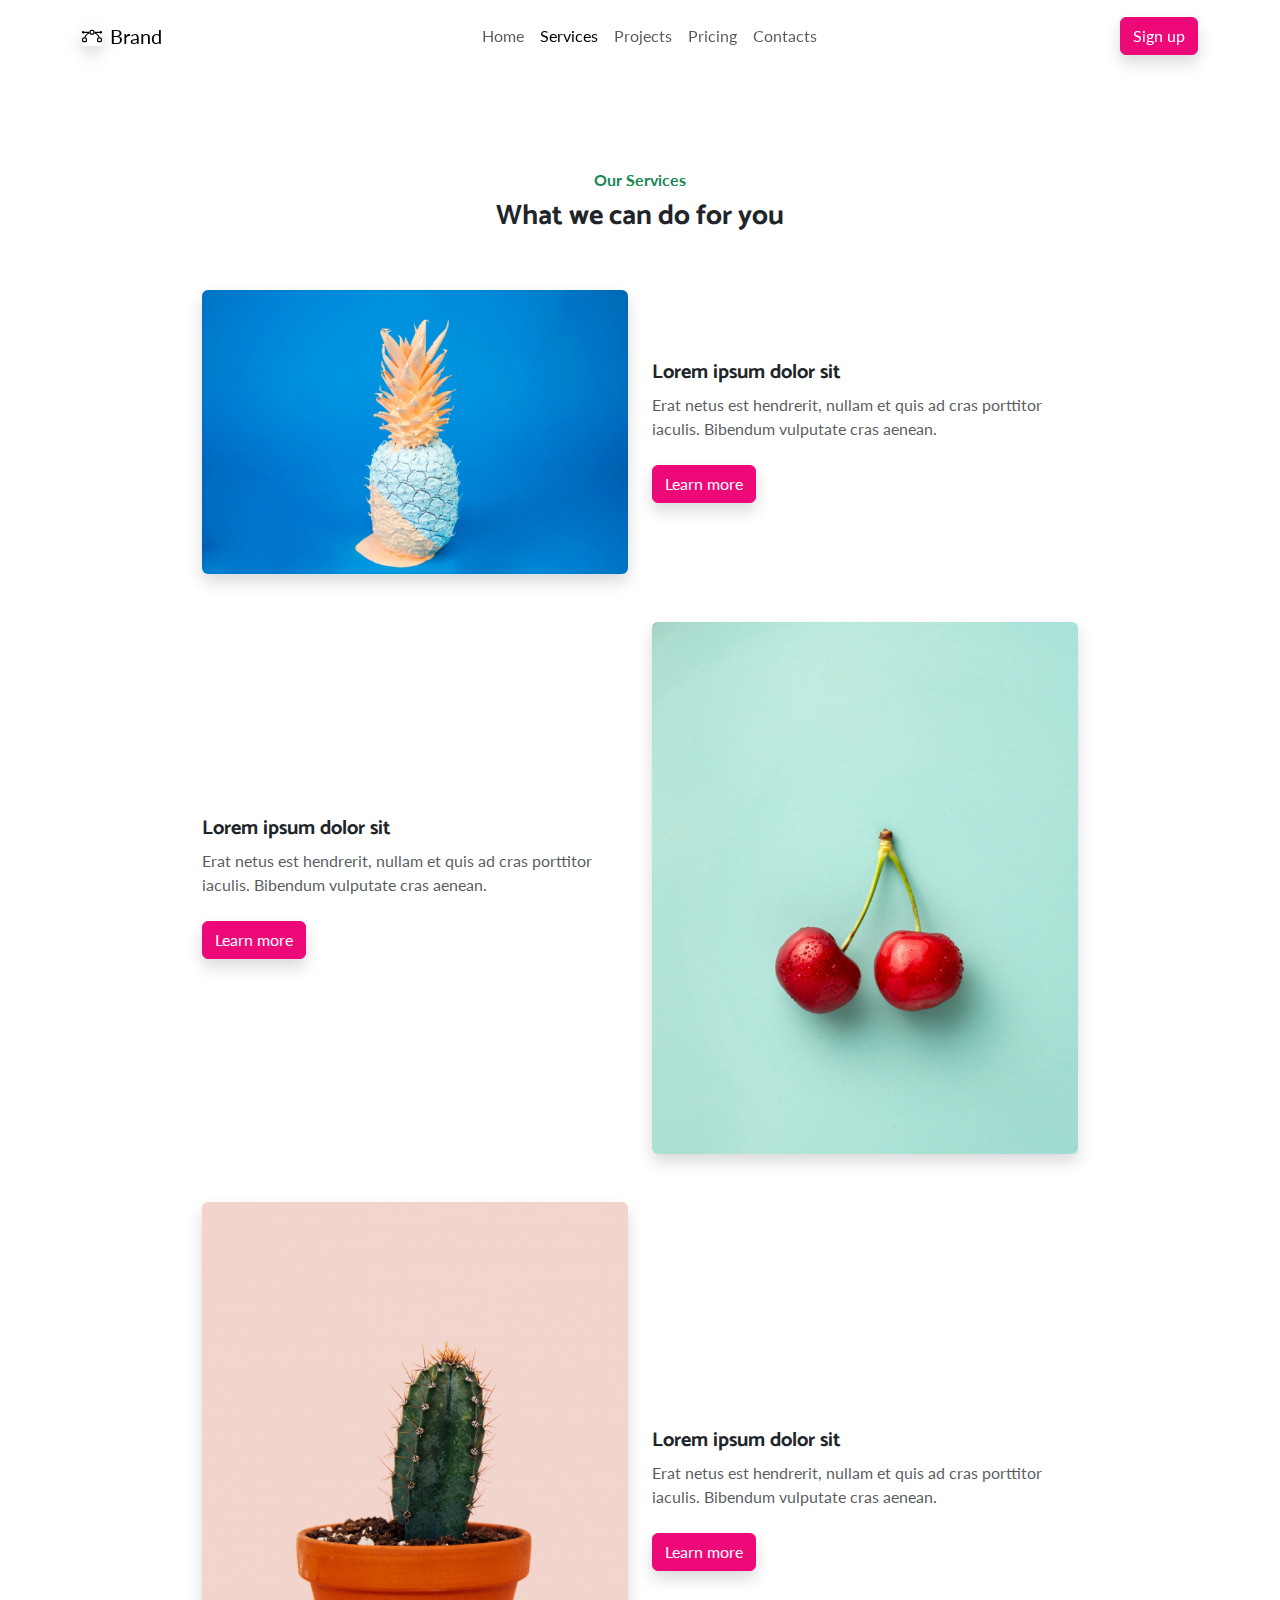
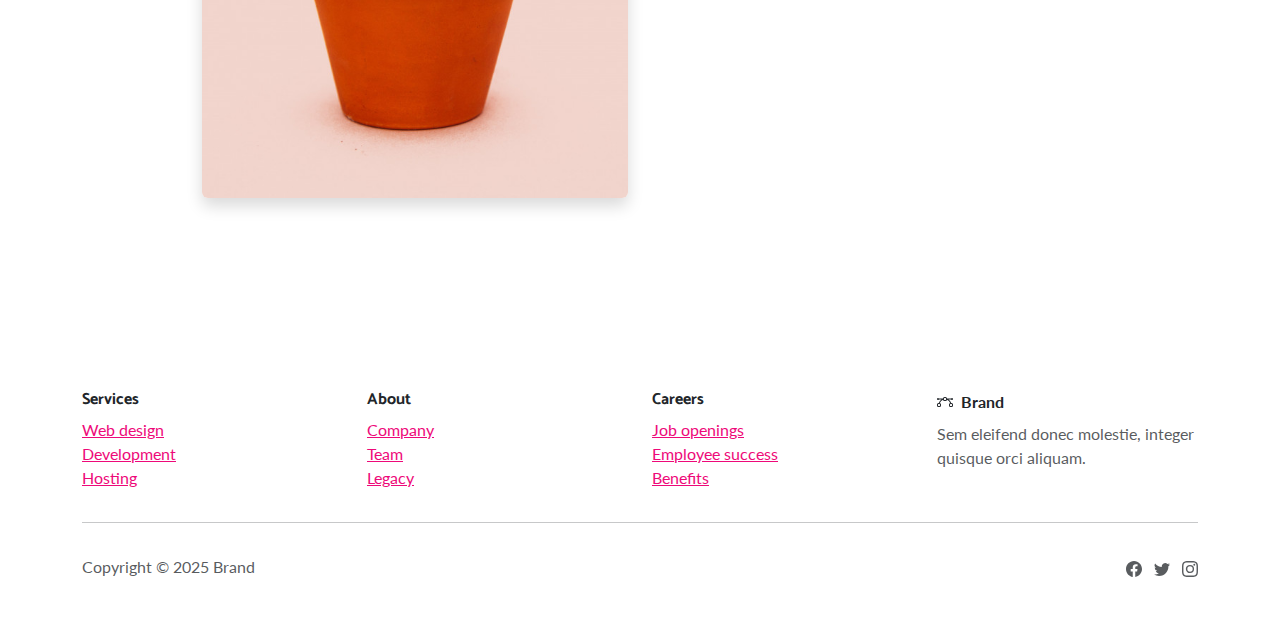
<file: services.html>
<!DOCTYPE html>
<html lang="en">

<head>
    <meta charset="utf-8">
    <meta name="viewport" content="width=device-width, initial-scale=1.0, shrink-to-fit=no">
    <title>Services - Brand</title>
    <link rel="stylesheet" href="assets/bootstrap/css/bootstrap.min.css">
    <link rel="stylesheet" href="https://fonts.googleapis.com/css?family=Inter:300italic,400italic,600italic,700italic,800italic,400,300,600,700,800&amp;display=swap">
</head>

<body>
    <nav class="navbar navbar-light navbar-expand-md sticky-top navbar-shrink py-3" id="mainNav">
        <div class="container"><a class="navbar-brand d-flex align-items-center" href="/"><span class="bs-icon-sm bs-icon-circle bs-icon-primary shadow d-flex justify-content-center align-items-center me-2 bs-icon"><svg xmlns="http://www.w3.org/2000/svg" width="1em" height="1em" fill="currentColor" viewBox="0 0 16 16" class="bi bi-bezier">
                        <path fill-rule="evenodd" d="M0 10.5A1.5 1.5 0 0 1 1.5 9h1A1.5 1.5 0 0 1 4 10.5v1A1.5 1.5 0 0 1 2.5 13h-1A1.5 1.5 0 0 1 0 11.5v-1zm1.5-.5a.5.5 0 0 0-.5.5v1a.5.5 0 0 0 .5.5h1a.5.5 0 0 0 .5-.5v-1a.5.5 0 0 0-.5-.5h-1zm10.5.5A1.5 1.5 0 0 1 13.5 9h1a1.5 1.5 0 0 1 1.5 1.5v1a1.5 1.5 0 0 1-1.5 1.5h-1a1.5 1.5 0 0 1-1.5-1.5v-1zm1.5-.5a.5.5 0 0 0-.5.5v1a.5.5 0 0 0 .5.5h1a.5.5 0 0 0 .5-.5v-1a.5.5 0 0 0-.5-.5h-1zM6 4.5A1.5 1.5 0 0 1 7.5 3h1A1.5 1.5 0 0 1 10 4.5v1A1.5 1.5 0 0 1 8.5 7h-1A1.5 1.5 0 0 1 6 5.5v-1zM7.5 4a.5.5 0 0 0-.5.5v1a.5.5 0 0 0 .5.5h1a.5.5 0 0 0 .5-.5v-1a.5.5 0 0 0-.5-.5h-1z"></path>
                        <path d="M6 4.5H1.866a1 1 0 1 0 0 1h2.668A6.517 6.517 0 0 0 1.814 9H2.5c.123 0 .244.015.358.043a5.517 5.517 0 0 1 3.185-3.185A1.503 1.503 0 0 1 6 5.5v-1zm3.957 1.358A1.5 1.5 0 0 0 10 5.5v-1h4.134a1 1 0 1 1 0 1h-2.668a6.517 6.517 0 0 1 2.72 3.5H13.5c-.123 0-.243.015-.358.043a5.517 5.517 0 0 0-3.185-3.185z"></path>
                    </svg></span><span>Brand</span></a><button data-bs-toggle="collapse" class="navbar-toggler" data-bs-target="#navcol-1"><span class="visually-hidden">Toggle navigation</span><span class="navbar-toggler-icon"></span></button>
            <div class="collapse navbar-collapse" id="navcol-1">
                <ul class="navbar-nav mx-auto">
                    <li class="nav-item"><a class="nav-link" href="index.html">Home</a></li>
                    <li class="nav-item"><a class="nav-link active" href="services.html">Services</a></li>
                    <li class="nav-item"><a class="nav-link" href="projects.html">Projects</a></li>
                    <li class="nav-item"><a class="nav-link" href="pricing.html">Pricing</a></li>
                    <li class="nav-item"><a class="nav-link" href="contacts.html">Contacts</a></li>
                </ul><a class="btn btn-primary shadow" role="button" href="signup.html">Sign up</a>
            </div>
        </div>
    </nav>
    <section class="py-5">
        <div class="container py-5">
            <div class="row mb-4 mb-lg-5">
                <div class="col-md-8 col-xl-6 text-center mx-auto">
                    <p class="fw-bold text-success mb-2">Our Services</p>
                    <h3 class="fw-bold">What we can do for you</h3>
                </div>
            </div>
            <div class="row row-cols-1 row-cols-md-2 mx-auto" style="max-width: 900px;">
                <div class="col mb-5"><img class="rounded img-fluid shadow" src="assets/img/products/1.jpg"></div>
                <div class="col d-md-flex align-items-md-end align-items-lg-center mb-5">
                    <div>
                        <h5 class="fw-bold">Lorem ipsum dolor sit&nbsp;</h5>
                        <p class="text-muted mb-4">Erat netus est hendrerit, nullam et quis ad cras porttitor iaculis. Bibendum vulputate cras aenean.</p><button class="btn btn-primary shadow" type="button">Learn more</button>
                    </div>
                </div>
            </div>
            <div class="row row-cols-1 row-cols-md-2 mx-auto" style="max-width: 900px;">
                <div class="col order-md-last mb-5"><img class="rounded img-fluid shadow" src="assets/img/products/2.jpg"></div>
                <div class="col d-md-flex align-items-md-end align-items-lg-center mb-5">
                    <div>
                        <h5 class="fw-bold">Lorem ipsum dolor sit&nbsp;</h5>
                        <p class="text-muted mb-4">Erat netus est hendrerit, nullam et quis ad cras porttitor iaculis. Bibendum vulputate cras aenean.</p><button class="btn btn-primary shadow" type="button">Learn more</button>
                    </div>
                </div>
            </div>
            <div class="row row-cols-1 row-cols-md-2 mx-auto" style="max-width: 900px;">
                <div class="col mb-5"><img class="rounded img-fluid shadow" src="assets/img/products/3.jpg"></div>
                <div class="col d-md-flex align-items-md-end align-items-lg-center mb-5">
                    <div>
                        <h5 class="fw-bold">Lorem ipsum dolor sit&nbsp;</h5>
                        <p class="text-muted mb-4">Erat netus est hendrerit, nullam et quis ad cras porttitor iaculis. Bibendum vulputate cras aenean.</p><button class="btn btn-primary shadow" type="button">Learn more</button>
                    </div>
                </div>
            </div>
        </div>
    </section>
    <footer class="bg-primary-gradient">
        <div class="container py-4 py-lg-5">
            <div class="row justify-content-center">
                <div class="col-sm-4 col-md-3 text-center text-lg-start d-flex flex-column">
                    <h3 class="fs-6 fw-bold">Services</h3>
                    <ul class="list-unstyled">
                        <li><a href="#">Web design</a></li>
                        <li><a href="#">Development</a></li>
                        <li><a href="#">Hosting</a></li>
                    </ul>
                </div>
                <div class="col-sm-4 col-md-3 text-center text-lg-start d-flex flex-column">
                    <h3 class="fs-6 fw-bold">About</h3>
                    <ul class="list-unstyled">
                        <li><a href="#">Company</a></li>
                        <li><a href="#">Team</a></li>
                        <li><a href="#">Legacy</a></li>
                    </ul>
                </div>
                <div class="col-sm-4 col-md-3 text-center text-lg-start d-flex flex-column">
                    <h3 class="fs-6 fw-bold">Careers</h3>
                    <ul class="list-unstyled">
                        <li><a href="#">Job openings</a></li>
                        <li><a href="#">Employee success</a></li>
                        <li><a href="#">Benefits</a></li>
                    </ul>
                </div>
                <div class="col-lg-3 text-center text-lg-start d-flex flex-column align-items-center order-first align-items-lg-start order-lg-last">
                    <div class="fw-bold d-flex align-items-center mb-2"><span class="bs-icon-sm bs-icon-circle bs-icon-primary d-flex justify-content-center align-items-center bs-icon me-2"><svg xmlns="http://www.w3.org/2000/svg" width="1em" height="1em" fill="currentColor" viewBox="0 0 16 16" class="bi bi-bezier">
                                <path fill-rule="evenodd" d="M0 10.5A1.5 1.5 0 0 1 1.5 9h1A1.5 1.5 0 0 1 4 10.5v1A1.5 1.5 0 0 1 2.5 13h-1A1.5 1.5 0 0 1 0 11.5v-1zm1.5-.5a.5.5 0 0 0-.5.5v1a.5.5 0 0 0 .5.5h1a.5.5 0 0 0 .5-.5v-1a.5.5 0 0 0-.5-.5h-1zm10.5.5A1.5 1.5 0 0 1 13.5 9h1a1.5 1.5 0 0 1 1.5 1.5v1a1.5 1.5 0 0 1-1.5 1.5h-1a1.5 1.5 0 0 1-1.5-1.5v-1zm1.5-.5a.5.5 0 0 0-.5.5v1a.5.5 0 0 0 .5.5h1a.5.5 0 0 0 .5-.5v-1a.5.5 0 0 0-.5-.5h-1zM6 4.5A1.5 1.5 0 0 1 7.5 3h1A1.5 1.5 0 0 1 10 4.5v1A1.5 1.5 0 0 1 8.5 7h-1A1.5 1.5 0 0 1 6 5.5v-1zM7.5 4a.5.5 0 0 0-.5.5v1a.5.5 0 0 0 .5.5h1a.5.5 0 0 0 .5-.5v-1a.5.5 0 0 0-.5-.5h-1z"></path>
                                <path d="M6 4.5H1.866a1 1 0 1 0 0 1h2.668A6.517 6.517 0 0 0 1.814 9H2.5c.123 0 .244.015.358.043a5.517 5.517 0 0 1 3.185-3.185A1.503 1.503 0 0 1 6 5.5v-1zm3.957 1.358A1.5 1.5 0 0 0 10 5.5v-1h4.134a1 1 0 1 1 0 1h-2.668a6.517 6.517 0 0 1 2.72 3.5H13.5c-.123 0-.243.015-.358.043a5.517 5.517 0 0 0-3.185-3.185z"></path>
                            </svg></span><span>Brand</span></div>
                    <p class="text-muted">Sem eleifend donec molestie, integer quisque orci aliquam.</p>
                </div>
            </div>
            <hr>
            <div class="text-muted d-flex justify-content-between align-items-center pt-3">
                <p class="mb-0">Copyright © 2025 Brand</p>
                <ul class="list-inline mb-0">
                    <li class="list-inline-item"><svg xmlns="http://www.w3.org/2000/svg" width="1em" height="1em" fill="currentColor" viewBox="0 0 16 16" class="bi bi-facebook">
                            <path d="M16 8.049c0-4.446-3.582-8.05-8-8.05C3.58 0-.002 3.603-.002 8.05c0 4.017 2.926 7.347 6.75 7.951v-5.625h-2.03V8.05H6.75V6.275c0-2.017 1.195-3.131 3.022-3.131.876 0 1.791.157 1.791.157v1.98h-1.009c-.993 0-1.303.621-1.303 1.258v1.51h2.218l-.354 2.326H9.25V16c3.824-.604 6.75-3.934 6.75-7.951z"></path>
                        </svg></li>
                    <li class="list-inline-item"><svg xmlns="http://www.w3.org/2000/svg" width="1em" height="1em" fill="currentColor" viewBox="0 0 16 16" class="bi bi-twitter">
                            <path d="M5.026 15c6.038 0 9.341-5.003 9.341-9.334 0-.14 0-.282-.006-.422A6.685 6.685 0 0 0 16 3.542a6.658 6.658 0 0 1-1.889.518 3.301 3.301 0 0 0 1.447-1.817 6.533 6.533 0 0 1-2.087.793A3.286 3.286 0 0 0 7.875 6.03a9.325 9.325 0 0 1-6.767-3.429 3.289 3.289 0 0 0 1.018 4.382A3.323 3.323 0 0 1 .64 6.575v.045a3.288 3.288 0 0 0 2.632 3.218 3.203 3.203 0 0 1-.865.115 3.23 3.23 0 0 1-.614-.057 3.283 3.283 0 0 0 3.067 2.277A6.588 6.588 0 0 1 .78 13.58a6.32 6.32 0 0 1-.78-.045A9.344 9.344 0 0 0 5.026 15z"></path>
                        </svg></li>
                    <li class="list-inline-item"><svg xmlns="http://www.w3.org/2000/svg" width="1em" height="1em" fill="currentColor" viewBox="0 0 16 16" class="bi bi-instagram">
                            <path d="M8 0C5.829 0 5.556.01 4.703.048 3.85.088 3.269.222 2.76.42a3.917 3.917 0 0 0-1.417.923A3.927 3.927 0 0 0 .42 2.76C.222 3.268.087 3.85.048 4.7.01 5.555 0 5.827 0 8.001c0 2.172.01 2.444.048 3.297.04.852.174 1.433.372 1.942.205.526.478.972.923 1.417.444.445.89.719 1.416.923.51.198 1.09.333 1.942.372C5.555 15.99 5.827 16 8 16s2.444-.01 3.298-.048c.851-.04 1.434-.174 1.943-.372a3.916 3.916 0 0 0 1.416-.923c.445-.445.718-.891.923-1.417.197-.509.332-1.09.372-1.942C15.99 10.445 16 10.173 16 8s-.01-2.445-.048-3.299c-.04-.851-.175-1.433-.372-1.941a3.926 3.926 0 0 0-.923-1.417A3.911 3.911 0 0 0 13.24.42c-.51-.198-1.092-.333-1.943-.372C10.443.01 10.172 0 7.998 0h.003zm-.717 1.442h.718c2.136 0 2.389.007 3.232.046.78.035 1.204.166 1.486.275.373.145.64.319.92.599.28.28.453.546.598.92.11.281.24.705.275 1.485.039.843.047 1.096.047 3.231s-.008 2.389-.047 3.232c-.035.78-.166 1.203-.275 1.485a2.47 2.47 0 0 1-.599.919c-.28.28-.546.453-.92.598-.28.11-.704.24-1.485.276-.843.038-1.096.047-3.232.047s-2.39-.009-3.233-.047c-.78-.036-1.203-.166-1.485-.276a2.478 2.478 0 0 1-.92-.598 2.48 2.48 0 0 1-.6-.92c-.109-.281-.24-.705-.275-1.485-.038-.843-.046-1.096-.046-3.233 0-2.136.008-2.388.046-3.231.036-.78.166-1.204.276-1.486.145-.373.319-.64.599-.92.28-.28.546-.453.92-.598.282-.11.705-.24 1.485-.276.738-.034 1.024-.044 2.515-.045v.002zm4.988 1.328a.96.96 0 1 0 0 1.92.96.96 0 0 0 0-1.92zm-4.27 1.122a4.109 4.109 0 1 0 0 8.217 4.109 4.109 0 0 0 0-8.217zm0 1.441a2.667 2.667 0 1 1 0 5.334 2.667 2.667 0 0 1 0-5.334z"></path>
                        </svg></li>
                </ul>
            </div>
        </div>
    </footer>
    <script src="assets/bootstrap/js/bootstrap.min.js"></script>
    <script src="assets/js/bold-and-bright.js"></script>
</body>

</html>
</file>
<file: assets/css/bs-theme-overrides.css>
:root, [data-bs-theme=light] {
  --bs-primary: #FF6B35;
  --bs-primary-rgb: 255,107,53;
  --bs-primary-text-emphasis: #662B15;
  --bs-primary-bg-subtle: #FFE1D7;
  --bs-primary-border-subtle: #FFC4AE;
  --bs-secondary: #FFD166;
  --bs-secondary-rgb: 255,209,102;
  --bs-secondary-text-emphasis: #665429;
  --bs-secondary-bg-subtle: #FFF6E0;
  --bs-secondary-border-subtle: #FFEDC2;
  --bs-success: #06D6A0;
  --bs-success-rgb: 6,214,160;
  --bs-success-text-emphasis: #025640;
  --bs-success-bg-subtle: #CDF7EC;
  --bs-success-border-subtle: #9BEFD9;
  --bs-info: #118AB2;
  --bs-info-rgb: 17,138,178;
  --bs-info-text-emphasis: #073747;
  --bs-info-bg-subtle: #CFE8F0;
  --bs-info-border-subtle: #A0D0E0;
  --bs-warning: #EF476F;
  --bs-warning-rgb: 239,71,111;
  --bs-warning-text-emphasis: #601C2C;
  --bs-warning-bg-subtle: #FCDAE2;
  --bs-warning-border-subtle: #F9B5C5;
  --bs-danger: #D62828;
  --bs-danger-rgb: 214,40,40;
  --bs-danger-text-emphasis: #561010;
  --bs-danger-bg-subtle: #F7D4D4;
  --bs-danger-border-subtle: #EFA9A9;
  --bs-light: #FFF8F0;
  --bs-light-rgb: 255,248,240;
  --bs-light-text-emphasis: #666360;
  --bs-light-bg-subtle: #FFFEFC;
  --bs-light-border-subtle: #FFFCF9;
  --bs-dark: #1D1E22;
  --bs-dark-rgb: 29,30,34;
  --bs-dark-text-emphasis: #0C0C0E;
  --bs-dark-bg-subtle: #D2D2D3;
  --bs-dark-border-subtle: #A5A5A7;
  --bs-body-color: #2C2C2C;
  --bs-body-color-rgb: 44,44,44;
  --bs-secondary-color: rgba(44, 44, 44, 0.75);
  --bs-secondary-color-rgb: 44,44,44,0.75;
  --bs-tertiary-color: rgba(44, 44, 44, 0.55);
  --bs-tertiary-color-rgb: 44,44,44,0.55;
  --bs-body-bg: #FFF3E0;
  --bs-body-bg-rgb: 255,243,224;
  --bs-secondary-bg: #FFE0B2;
  --bs-secondary-bg-rgb: 255,224,178;
  --bs-tertiary-bg: #FFCC80;
  --bs-tertiary-bg-rgb: 255,204,128;
  --bs-body-font-family: Inter, sans-serif;
}

.btn-primary {
  --bs-btn-color: #000000;
  --bs-btn-bg: #FF6B35;
  --bs-btn-border-color: #FF6B35;
  --bs-btn-hover-color: #000000;
  --bs-btn-hover-bg: #FF8153;
  --bs-btn-hover-border-color: #FF7A49;
  --bs-btn-focus-shadow-rgb: 38,16,8;
  --bs-btn-active-color: #000000;
  --bs-btn-active-bg: #FF895D;
  --bs-btn-active-border-color: #FF7A49;
  --bs-btn-disabled-color: #000000;
  --bs-btn-disabled-bg: #FF6B35;
  --bs-btn-disabled-border-color: #FF6B35;
}

.btn-outline-primary {
  --bs-btn-color: #FF6B35;
  --bs-btn-border-color: #FF6B35;
  --bs-btn-focus-shadow-rgb: 255,107,53;
  --bs-btn-hover-color: #000000;
  --bs-btn-hover-bg: #FF6B35;
  --bs-btn-hover-border-color: #FF6B35;
  --bs-btn-active-color: #000000;
  --bs-btn-active-bg: #FF6B35;
  --bs-btn-active-border-color: #FF6B35;
  --bs-btn-disabled-color: #FF6B35;
  --bs-btn-disabled-bg: transparent;
  --bs-btn-disabled-border-color: #FF6B35;
}

.btn-secondary {
  --bs-btn-color: #000000;
  --bs-btn-bg: #FFD166;
  --bs-btn-border-color: #FFD166;
  --bs-btn-hover-color: #000000;
  --bs-btn-hover-bg: #FFD87D;
  --bs-btn-hover-border-color: #FFD675;
  --bs-btn-focus-shadow-rgb: 38,31,15;
  --bs-btn-active-color: #000000;
  --bs-btn-active-bg: #FFDA85;
  --bs-btn-active-border-color: #FFD675;
  --bs-btn-disabled-color: #000000;
  --bs-btn-disabled-bg: #FFD166;
  --bs-btn-disabled-border-color: #FFD166;
}

.btn-outline-secondary {
  --bs-btn-color: #FFD166;
  --bs-btn-border-color: #FFD166;
  --bs-btn-focus-shadow-rgb: 255,209,102;
  --bs-btn-hover-color: #000000;
  --bs-btn-hover-bg: #FFD166;
  --bs-btn-hover-border-color: #FFD166;
  --bs-btn-active-color: #000000;
  --bs-btn-active-bg: #FFD166;
  --bs-btn-active-border-color: #FFD166;
  --bs-btn-disabled-color: #FFD166;
  --bs-btn-disabled-bg: transparent;
  --bs-btn-disabled-border-color: #FFD166;
}

.btn-success {
  --bs-btn-color: #000000;
  --bs-btn-bg: #06D6A0;
  --bs-btn-border-color: #06D6A0;
  --bs-btn-hover-color: #000000;
  --bs-btn-hover-bg: #2BDCAE;
  --bs-btn-hover-border-color: #1FDAAA;
  --bs-btn-focus-shadow-rgb: 1,32,24;
  --bs-btn-active-color: #000000;
  --bs-btn-active-bg: #38DEB3;
  --bs-btn-active-border-color: #1FDAAA;
  --bs-btn-disabled-color: #000000;
  --bs-btn-disabled-bg: #06D6A0;
  --bs-btn-disabled-border-color: #06D6A0;
}

.btn-outline-success {
  --bs-btn-color: #06D6A0;
  --bs-btn-border-color: #06D6A0;
  --bs-btn-focus-shadow-rgb: 6,214,160;
  --bs-btn-hover-color: #000000;
  --bs-btn-hover-bg: #06D6A0;
  --bs-btn-hover-border-color: #06D6A0;
  --bs-btn-active-color: #000000;
  --bs-btn-active-bg: #06D6A0;
  --bs-btn-active-border-color: #06D6A0;
  --bs-btn-disabled-color: #06D6A0;
  --bs-btn-disabled-bg: transparent;
  --bs-btn-disabled-border-color: #06D6A0;
}

.btn-info {
  --bs-btn-color: #000000;
  --bs-btn-bg: #118AB2;
  --bs-btn-border-color: #118AB2;
  --bs-btn-hover-color: #000000;
  --bs-btn-hover-bg: #359CBE;
  --bs-btn-hover-border-color: #2996BA;
  --bs-btn-focus-shadow-rgb: 3,21,27;
  --bs-btn-active-color: #000000;
  --bs-btn-active-bg: #41A1C1;
  --bs-btn-active-border-color: #2996BA;
  --bs-btn-disabled-color: #000000;
  --bs-btn-disabled-bg: #118AB2;
  --bs-btn-disabled-border-color: #118AB2;
}

.btn-outline-info {
  --bs-btn-color: #118AB2;
  --bs-btn-border-color: #118AB2;
  --bs-btn-focus-shadow-rgb: 17,138,178;
  --bs-btn-hover-color: #000000;
  --bs-btn-hover-bg: #118AB2;
  --bs-btn-hover-border-color: #118AB2;
  --bs-btn-active-color: #000000;
  --bs-btn-active-bg: #118AB2;
  --bs-btn-active-border-color: #118AB2;
  --bs-btn-disabled-color: #118AB2;
  --bs-btn-disabled-bg: transparent;
  --bs-btn-disabled-border-color: #118AB2;
}

.btn-warning {
  --bs-btn-color: #000000;
  --bs-btn-bg: #EF476F;
  --bs-btn-border-color: #EF476F;
  --bs-btn-hover-color: #000000;
  --bs-btn-hover-bg: #F16385;
  --bs-btn-hover-border-color: #F1597D;
  --bs-btn-focus-shadow-rgb: 36,11,17;
  --bs-btn-active-color: #000000;
  --bs-btn-active-bg: #F26C8C;
  --bs-btn-active-border-color: #F1597D;
  --bs-btn-disabled-color: #000000;
  --bs-btn-disabled-bg: #EF476F;
  --bs-btn-disabled-border-color: #EF476F;
}

.btn-outline-warning {
  --bs-btn-color: #EF476F;
  --bs-btn-border-color: #EF476F;
  --bs-btn-focus-shadow-rgb: 239,71,111;
  --bs-btn-hover-color: #000000;
  --bs-btn-hover-bg: #EF476F;
  --bs-btn-hover-border-color: #EF476F;
  --bs-btn-active-color: #000000;
  --bs-btn-active-bg: #EF476F;
  --bs-btn-active-border-color: #EF476F;
  --bs-btn-disabled-color: #EF476F;
  --bs-btn-disabled-bg: transparent;
  --bs-btn-disabled-border-color: #EF476F;
}

.btn-danger {
  --bs-btn-color: #fff;
  --bs-btn-bg: #D62828;
  --bs-btn-border-color: #D62828;
  --bs-btn-hover-color: #fff;
  --bs-btn-hover-bg: #B62222;
  --bs-btn-hover-border-color: #AB2020;
  --bs-btn-focus-shadow-rgb: 249,223,223;
  --bs-btn-active-color: #fff;
  --bs-btn-active-bg: #AB2020;
  --bs-btn-active-border-color: #A11E1E;
  --bs-btn-disabled-color: #fff;
  --bs-btn-disabled-bg: #D62828;
  --bs-btn-disabled-border-color: #D62828;
}

.btn-outline-danger {
  --bs-btn-color: #D62828;
  --bs-btn-border-color: #D62828;
  --bs-btn-focus-shadow-rgb: 214,40,40;
  --bs-btn-hover-color: #fff;
  --bs-btn-hover-bg: #D62828;
  --bs-btn-hover-border-color: #D62828;
  --bs-btn-active-color: #fff;
  --bs-btn-active-bg: #D62828;
  --bs-btn-active-border-color: #D62828;
  --bs-btn-disabled-color: #D62828;
  --bs-btn-disabled-bg: transparent;
  --bs-btn-disabled-border-color: #D62828;
}

.btn-light {
  --bs-btn-color: #000000;
  --bs-btn-bg: #FFF8F0;
  --bs-btn-border-color: #FFF8F0;
  --bs-btn-hover-color: #000000;
  --bs-btn-hover-bg: #D9D3CC;
  --bs-btn-hover-border-color: #CCC6C0;
  --bs-btn-focus-shadow-rgb: 38,37,36;
  --bs-btn-active-color: #000000;
  --bs-btn-active-bg: #CCC6C0;
  --bs-btn-active-border-color: #BFBAB4;
  --bs-btn-disabled-color: #000000;
  --bs-btn-disabled-bg: #FFF8F0;
  --bs-btn-disabled-border-color: #FFF8F0;
}

.btn-outline-light {
  --bs-btn-color: #FFF8F0;
  --bs-btn-border-color: #FFF8F0;
  --bs-btn-focus-shadow-rgb: 255,248,240;
  --bs-btn-hover-color: #000000;
  --bs-btn-hover-bg: #FFF8F0;
  --bs-btn-hover-border-color: #FFF8F0;
  --bs-btn-active-color: #000000;
  --bs-btn-active-bg: #FFF8F0;
  --bs-btn-active-border-color: #FFF8F0;
  --bs-btn-disabled-color: #FFF8F0;
  --bs-btn-disabled-bg: transparent;
  --bs-btn-disabled-border-color: #FFF8F0;
}

.btn-dark {
  --bs-btn-color: #fff;
  --bs-btn-bg: #1D1E22;
  --bs-btn-border-color: #1D1E22;
  --bs-btn-hover-color: #fff;
  --bs-btn-hover-bg: #191A1D;
  --bs-btn-hover-border-color: #17181B;
  --bs-btn-focus-shadow-rgb: 221,221,222;
  --bs-btn-active-color: #fff;
  --bs-btn-active-bg: #17181B;
  --bs-btn-active-border-color: #16171A;
  --bs-btn-disabled-color: #fff;
  --bs-btn-disabled-bg: #1D1E22;
  --bs-btn-disabled-border-color: #1D1E22;
}

.btn-outline-dark {
  --bs-btn-color: #1D1E22;
  --bs-btn-border-color: #1D1E22;
  --bs-btn-focus-shadow-rgb: 29,30,34;
  --bs-btn-hover-color: #fff;
  --bs-btn-hover-bg: #1D1E22;
  --bs-btn-hover-border-color: #1D1E22;
  --bs-btn-active-color: #fff;
  --bs-btn-active-bg: #1D1E22;
  --bs-btn-active-border-color: #1D1E22;
  --bs-btn-disabled-color: #1D1E22;
  --bs-btn-disabled-bg: transparent;
  --bs-btn-disabled-border-color: #1D1E22;
}

[data-bs-theme=dark] {
  --bs-primary: #FF6B33;
  --bs-primary-rgb: 255,107,51;
  --bs-primary-text-emphasis: #FFA685;
  --bs-primary-bg-subtle: #33150A;
  --bs-primary-border-subtle: #99401F;
  --bs-danger: #D62828;
  --bs-danger-rgb: 214,40,40;
  --bs-danger-text-emphasis: #E67E7E;
  --bs-danger-bg-subtle: #2B0808;
  --bs-danger-border-subtle: #801818;
  --bs-light: #FFE8D6;
  --bs-light-rgb: 255,232,214;
  --bs-light-text-emphasis: #FFF1E6;
  --bs-light-bg-subtle: #332E2B;
  --bs-light-border-subtle: #998B80;
  --bs-dark: #121212;
  --bs-dark-rgb: 18,18,18;
  --bs-dark-text-emphasis: #717171;
  --bs-dark-bg-subtle: #040404;
  --bs-dark-border-subtle: #0B0B0B;
  --bs-body-color: #FCEFE3;
  --bs-body-color-rgb: 252,239,227;
  --bs-secondary-color: rgba(252, 239, 227, 0.75);
  --bs-secondary-color-rgb: 252,239,227,0.75;
  --bs-tertiary-color: rgba(252, 239, 227, 0.55);
  --bs-tertiary-color-rgb: 252,239,227,0.55;
  --bs-body-bg: #1D1E22;
  --bs-body-bg-rgb: 29,30,34;
  --bs-secondary-bg: #2C2A29;
  --bs-secondary-bg-rgb: 44,42,41;
  --bs-tertiary-bg: #3A2F2C;
  --bs-tertiary-bg-rgb: 58,47,44;
}

[data-bs-theme=dark] .btn-primary, .btn-primary[data-bs-theme=dark] {
  --bs-btn-color: #000000;
  --bs-btn-bg: #FF6B33;
  --bs-btn-border-color: #FF6B33;
  --bs-btn-hover-color: #000000;
  --bs-btn-hover-bg: #FF8152;
  --bs-btn-hover-border-color: #FF7A47;
  --bs-btn-focus-shadow-rgb: 38,16,8;
  --bs-btn-active-color: #000000;
  --bs-btn-active-bg: #FF895C;
  --bs-btn-active-border-color: #FF7A47;
  --bs-btn-disabled-color: #000000;
  --bs-btn-disabled-bg: #FF6B33;
  --bs-btn-disabled-border-color: #FF6B33;
}

[data-bs-theme=dark] .btn-outline-primary, .btn-outline-primary[data-bs-theme=dark] {
  --bs-btn-color: #FF6B33;
  --bs-btn-border-color: #FF6B33;
  --bs-btn-focus-shadow-rgb: 255,107,51;
  --bs-btn-hover-color: #000000;
  --bs-btn-hover-bg: #FF6B33;
  --bs-btn-hover-border-color: #FF6B33;
  --bs-btn-active-color: #000000;
  --bs-btn-active-bg: #FF6B33;
  --bs-btn-active-border-color: #FF6B33;
  --bs-btn-disabled-color: #FF6B33;
  --bs-btn-disabled-bg: transparent;
  --bs-btn-disabled-border-color: #FF6B33;
}

[data-bs-theme=dark] .btn-danger, .btn-danger[data-bs-theme=dark] {
  --bs-btn-color: #fff;
  --bs-btn-bg: #D62828;
  --bs-btn-border-color: #D62828;
  --bs-btn-hover-color: #fff;
  --bs-btn-hover-bg: #B62222;
  --bs-btn-hover-border-color: #AB2020;
  --bs-btn-focus-shadow-rgb: 249,223,223;
  --bs-btn-active-color: #fff;
  --bs-btn-active-bg: #AB2020;
  --bs-btn-active-border-color: #A11E1E;
  --bs-btn-disabled-color: #fff;
  --bs-btn-disabled-bg: #D62828;
  --bs-btn-disabled-border-color: #D62828;
}

[data-bs-theme=dark] .btn-outline-danger, .btn-outline-danger[data-bs-theme=dark] {
  --bs-btn-color: #D62828;
  --bs-btn-border-color: #D62828;
  --bs-btn-focus-shadow-rgb: 214,40,40;
  --bs-btn-hover-color: #fff;
  --bs-btn-hover-bg: #D62828;
  --bs-btn-hover-border-color: #D62828;
  --bs-btn-active-color: #fff;
  --bs-btn-active-bg: #D62828;
  --bs-btn-active-border-color: #D62828;
  --bs-btn-disabled-color: #D62828;
  --bs-btn-disabled-bg: transparent;
  --bs-btn-disabled-border-color: #D62828;
}

[data-bs-theme=dark] .btn-light, .btn-light[data-bs-theme=dark] {
  --bs-btn-color: #000000;
  --bs-btn-bg: #FFE8D6;
  --bs-btn-border-color: #FFE8D6;
  --bs-btn-hover-color: #000000;
  --bs-btn-hover-bg: #D9C5B6;
  --bs-btn-hover-border-color: #CCBAAB;
  --bs-btn-focus-shadow-rgb: 38,35,32;
  --bs-btn-active-color: #000000;
  --bs-btn-active-bg: #CCBAAB;
  --bs-btn-active-border-color: #BFAEA1;
  --bs-btn-disabled-color: #000000;
  --bs-btn-disabled-bg: #FFE8D6;
  --bs-btn-disabled-border-color: #FFE8D6;
}

[data-bs-theme=dark] .btn-outline-light, .btn-outline-light[data-bs-theme=dark] {
  --bs-btn-color: #FFE8D6;
  --bs-btn-border-color: #FFE8D6;
  --bs-btn-focus-shadow-rgb: 255,232,214;
  --bs-btn-hover-color: #000000;
  --bs-btn-hover-bg: #FFE8D6;
  --bs-btn-hover-border-color: #FFE8D6;
  --bs-btn-active-color: #000000;
  --bs-btn-active-bg: #FFE8D6;
  --bs-btn-active-border-color: #FFE8D6;
  --bs-btn-disabled-color: #FFE8D6;
  --bs-btn-disabled-bg: transparent;
  --bs-btn-disabled-border-color: #FFE8D6;
}

[data-bs-theme=dark] .btn-dark, .btn-dark[data-bs-theme=dark] {
  --bs-btn-color: #fff;
  --bs-btn-bg: #121212;
  --bs-btn-border-color: #121212;
  --bs-btn-hover-color: #fff;
  --bs-btn-hover-bg: #0F0F0F;
  --bs-btn-hover-border-color: #0E0E0E;
  --bs-btn-focus-shadow-rgb: 219,219,219;
  --bs-btn-active-color: #fff;
  --bs-btn-active-bg: #0E0E0E;
  --bs-btn-active-border-color: #0E0E0E;
  --bs-btn-disabled-color: #fff;
  --bs-btn-disabled-bg: #121212;
  --bs-btn-disabled-border-color: #121212;
}

[data-bs-theme=dark] .btn-outline-dark, .btn-outline-dark[data-bs-theme=dark] {
  --bs-btn-color: #121212;
  --bs-btn-border-color: #121212;
  --bs-btn-focus-shadow-rgb: 18,18,18;
  --bs-btn-hover-color: #fff;
  --bs-btn-hover-bg: #121212;
  --bs-btn-hover-border-color: #121212;
  --bs-btn-active-color: #fff;
  --bs-btn-active-bg: #121212;
  --bs-btn-active-border-color: #121212;
  --bs-btn-disabled-color: #121212;
  --bs-btn-disabled-bg: transparent;
  --bs-btn-disabled-border-color: #121212;
}
</file>
<file: assets/css/Hero-Clean-Reverse-images.css>
.fit-cover {
  object-fit: cover;
}
</file>
<file: assets/css/Navbar-Right-Links-Dark-icons.css>
.bs-icon {
  --bs-icon-size: .75rem;
  display: flex;
  flex-shrink: 0;
  justify-content: center;
  align-items: center;
  font-size: var(--bs-icon-size);
  width: calc(var(--bs-icon-size) * 2);
  height: calc(var(--bs-icon-size) * 2);
  color: var(--bs-primary);
}

.bs-icon-xs {
  --bs-icon-size: 1rem;
  width: calc(var(--bs-icon-size) * 1.5);
  height: calc(var(--bs-icon-size) * 1.5);
}

.bs-icon-sm {
  --bs-icon-size: 1rem;
}

.bs-icon-md {
  --bs-icon-size: 1.5rem;
}

.bs-icon-lg {
  --bs-icon-size: 2rem;
}

.bs-icon-xl {
  --bs-icon-size: 2.5rem;
}

.bs-icon.bs-icon-primary {
  color: var(--bs-white);
  background: var(--bs-primary);
}

.bs-icon.bs-icon-primary-light {
  color: var(--bs-primary);
  background: rgba(var(--bs-primary-rgb), .2);
}

.bs-icon.bs-icon-semi-white {
  color: var(--bs-primary);
  background: rgba(255, 255, 255, .5);
}

.bs-icon.bs-icon-rounded {
  border-radius: .5rem;
}

.bs-icon.bs-icon-circle {
  border-radius: 50%;
}
</file>
<file: assets/css/styles.css>
/* ============================================
   DESIGN SYSTEM - Dark Theme with Warm Accents
   Redesign Refactor
   ============================================ */

/* CSS Custom Properties */
:root {
  /* Colors - Dark theme with warm accents (tequila sunrise + purple) */
  --background: hsl(30, 15%, 8%);
  --foreground: hsl(48, 96%, 88%);

  --card: hsl(30, 12%, 12%);
  --card-foreground: hsl(30, 25%, 94%);

  --popover: hsl(30, 15%, 10%);
  --popover-foreground: hsl(30, 25%, 94%);

  /* Hot pink primary */
  --primary: hsl(340, 85%, 65%);
  --primary-foreground: hsl(30, 15%, 8%);

  /* Warm brown secondary */
  --secondary: hsl(30, 20%, 18%);
  --secondary-foreground: hsl(40, 20%, 90%);

  --muted: hsl(30, 15%, 20%);
  --muted-foreground: hsl(40, 10%, 80%);

  /* Warm coral/orange accent */
  --accent: hsl(25, 90%, 58%);
  --accent-foreground: hsl(30, 15%, 8%);

  /* Vibrant purple highlight */
  --highlight: hsl(270, 70%, 65%);
  --highlight-foreground: hsl(270, 90%, 98%);

  /* Hot pink */
  --pink: hsl(340, 85%, 65%);
  --pink-foreground: hsl(30, 15%, 8%);

  /*Yellow*/
  --yellow: hsl(45, 90%, 55%);
  --yellow-foreground: hsl(30, 15%, 8%);

  --destructive: hsl(0, 84%, 60%);
  --destructive-foreground: hsl(40, 20%, 95%);

  --border: hsl(30, 15%, 22%);
  --input: hsl(30, 15%, 20%);
  --ring: hsl(270, 70%, 65%);

  --radius: 0.5rem;

  /* Typography */
  --font-display: 'Fira Sans', system-ui, sans-serif;
  --font-mono: 'Fira Code', monospace;

  /* Gradients - tequila sunrise with purple */
  --gradient-bg: linear-gradient(180deg, hsl(30, 20%, 6%) 0%, hsl(350, 30%, 12%) 30%, hsl(280, 35%, 15%) 60%, hsl(260, 40%, 10%) 100%);
  --gradient-accent: linear-gradient(135deg, hsl(40, 90%, 55%) 0%, hsl(20, 85%, 60%) 50%, hsl(280, 70%, 60%) 100%);

  /* Shadows - with purple tint */
  --shadow-soft: 0 4px 20px -4px hsl(270, 50%, 20%, 0.4);
  --shadow-card: 0 8px 30px -8px hsl(270, 50%, 10%, 0.5);
  --shadow-elevated: 0 20px 50px -12px hsl(270, 50%, 10%, 0.6);
}

/* ============================================
   BASE STYLES
   ============================================ */

*, *::before, *::after {
  box-sizing: border-box;
  margin: 0;
  padding: 0;
}

html {
  scroll-behavior: smooth;
}

body {
  font-family: var(--font-display);
  background: var(--gradient-bg);
  color: var(--foreground);
  min-height: 100vh;
  line-height: 1.6;
  -webkit-font-smoothing: antialiased;
  -moz-osx-font-smoothing: grayscale;
}

/* ============================================
   TYPOGRAPHY
   ============================================ */

h1, h2, h3, h4, h5, h6 {
  font-family: var(--font-display);
  font-weight: 700;
  letter-spacing: -0.02em;
  line-height: 1.1;
}

.font-mono {
  font-family: var(--font-mono);
}

.text-gradient {
  background: var(--gradient-accent);
  -webkit-background-clip: text;
  -webkit-text-fill-color: transparent;
  background-clip: text;
}

.uppercase {
  text-transform: uppercase;
}

.tracking-wide {
  letter-spacing: 0.05em;
}

.tracking-widest {
  letter-spacing: 0.1em;
}

/* ============================================
   LAYOUT UTILITIES
   ============================================ */

.container {
  width: 100%;
  max-width: 75rem;
  margin: 0 auto;
  padding-left: 1.5rem;
  padding-right: 1.5rem;
}

/*
@media (min-width: 768px) {
  .container {
    padding-left: 3rem;
    padding-right: 3rem;
  }
}

@media (min-width: 1024px) {
  .container {
    padding-left: 5rem;
    padding-right: 5rem;
  }
} */

/* ============================================
   HEADER / NAVBAR
   ============================================ */

.header {
  position: fixed;
  top: 0;
  left: 0;
  right: 0;
  z-index: 50;
  background: hsl(30, 15%, 8%, 0.6);
  backdrop-filter: blur(20px);
  -webkit-backdrop-filter: blur(20px);
  border-bottom: 1px solid hsl(30, 15%, 20%, 0.3);
}

.header-inner {
  width: 100%;
  max-width: 72rem;
  margin: 0 auto;
  padding: 1rem 1.5rem;
  display: flex;
  align-items: center;
  justify-content: space-between;
}

.logo {
  display: flex;
  align-items: center;
  gap: 0.75rem;
  text-decoration: none;
  color: var(--foreground);
}

.logo-icon {
  width: 2.5rem;
  height: 2.5rem;
  object-fit: contain;
}

.logo-text {
  font-size: 1.25rem;
  font-weight: 600;
  background: linear-gradient(135deg, #FFD166 0%, #D62828 100%);
  -webkit-background-clip: text;
  -webkit-text-fill-color: transparent;
  background-clip: text;
}

.nav {
  display: none;
  align-items: center;
  gap: 2rem;
}

@media (min-width: 768px) {
  .nav {
    display: flex;
  }
}

.nav-link {
  font-size: 0.75rem;
  font-weight: 600;
  color: var(--muted-foreground);
  text-decoration: none;
  text-transform: uppercase;
  letter-spacing: 0.1em;
  transition: color 0.2s ease;
}

.nav-link:hover,
.nav-link.active {
  color: var(--foreground);
}

.mobile-menu-btn {
  display: flex;
  padding: 0.5rem 1rem;
  border: 1px solid hsl(40, 20%, 95%, 0.2);
  border-radius: var(--radius);
  background: transparent;
  color: var(--foreground);
  font-size: 0.75rem;
  font-weight: 600;
  text-transform: uppercase;
  letter-spacing: 0.1em;
  cursor: pointer;
}

@media (min-width: 768px) {
  .mobile-menu-btn {
    display: none;
  }
}

/* ============================================
   BUTTONS
   ============================================ */

.btn {
  display: inline-flex;
  align-items: center;
  justify-content: center;
  gap: 0.5rem;
  padding: 0.75rem 1.5rem;
  border-radius: var(--radius);
  font-family: var(--font-display);
  font-size: 0.875rem;
  font-weight: 600;
  text-transform: uppercase;
  letter-spacing: 0.05em;
  text-decoration: none;
  cursor: pointer;
  transition: all 0.2s ease;
  border: none;
}

.btn-primary {
  background: var(--pink);
  color: var(--background);
}

.btn-primary:hover {
  background: var(--foreground);
  color: var(--pink-foreground);
}

.btn-outline {
  background: transparent;
  border: 1px solid hsl(40, 20%, 95%, 0.2);
  color: var(--foreground);
}

.btn-outline:hover {
  background: transparent;
  border-color: var(--accent);
  color: var(--accent);
}

.btn-special {
  background: var(--highlight);
  color: var(--highlight-foreground);
}

.btn-special:hover {
  filter: brightness(1.1);
}

.btn-sm {
  padding: 0.5rem 1rem;
  font-size: 0.75rem;
}

.btn-lg {
  padding: 0.6rem 2rem;
  font-size: 1rem;
}

/* ============================================
   HERO SECTION
   ============================================ */

.hero {
  min-height: 100vh;
  padding-top: 6rem;
  padding-bottom: 4rem;
  padding-left: 1.5rem;
  padding-right: 1.5rem;
  display: flex;
  align-items: center;
}

.hero-inner {
  width: 100%;
  max-width: 72rem;
  margin: 0 auto;
}

.hero-grid {
  display: grid;
  gap: 4rem;
  align-items: center;
}

@media (min-width: 1024px) {
  .hero-grid {
    grid-template-columns: 1fr 1fr;
    gap: 6rem;
  }
}

.hero-content {
  order: 2;
}

@media (min-width: 1024px) {
  .hero-content {
    order: 1;
  }
}

.hero-tags {
  display: flex;
  flex-wrap: wrap;
  gap: 0.5rem;
  margin-bottom: 2rem;
}

.hero-tag {
  display: inline-flex;
  align-items: center;
  gap: 0.5rem;
  padding: 0.5rem 1rem;
  border-radius: 9999px;
  background: var(--secondary);
  border: 1px solid var(--border);
  font-size: 0.875rem;
  font-weight: 500;
  color: var(--foreground);
}

.hero-tag svg {
  width: 1rem;
  height: 1rem;
  color: var(--accent);
}

.hero-title {
  font-size: clamp(3rem, 10vw, 5rem);
  font-weight: 700;
  text-transform: uppercase;
  letter-spacing: -0.02em;
  line-height: 0.95;
  margin-bottom: 0.5rem;
}

.hero-subtitle {
  font-size: clamp(1rem, 2vw, 1.25rem);
  font-weight: 600;
  text-transform: uppercase;
  letter-spacing: 0.1em;
  color: hsl(40, 20%, 95%, 0.9);
  margin-bottom: 1.5rem;
}

.hero-description {
  font-family: var(--font-mono);
  font-size: 0.875rem;
  color: var(--muted-foreground);
  line-height: 1.7;
  max-width: 32rem;
  margin-bottom: 2rem;
}

.hero-buttons {
  display: flex;
  flex-direction: column;
  gap: 1rem;
  margin-bottom: 2rem;
}

@media (min-width: 640px) {
  .hero-buttons {
    flex-direction: row;
  }
}

.hero-status {
  display: inline-flex;
  align-items: center;
  gap: 0.5rem;
  font-family: var(--font-mono);
  font-size: 0.875rem;
  color: var(--muted-foreground);
}

.status-dot {
  width: 0.5rem;
  height: 0.5rem;
  border-radius: 50%;
  background: #06D6A0;
  animation: pulse 2s ease-in-out infinite;
}

@keyframes pulse {
  0%, 100% {
    box-shadow: 0 0 0 0 rgba(6, 214, 160, 0.4);
  }
  50% {
    box-shadow: 0 0 0 8px rgba(6, 214, 160, 0);
  }
}

.hero-status a {
  color: var(--foreground);
  font-weight: 600;
  text-decoration: underline;
  text-underline-offset: 2px;
  transition: color 0.2s ease;
}

.hero-status a:hover {
  color: var(--accent);
}

/* Hero Image */
.hero-image-container {
  order: 1;
  display: flex;
  justify-content: center;
}

@media (min-width: 1024px) {
  .hero-image-container {
    order: 2;
    justify-content: flex-end;
  }
}

.hero-image-wrapper {
  position: relative;
}

.hero-image-shadow-1 {
  position: absolute;
  inset: 0;
  background: var(--highlight);
  opacity: 0.4;
  border-radius: 9999px;
  transform: translate(12px, 12px);
}

.hero-image-shadow-2 {
  position: absolute;
  inset: 0;
  background: var(--highlight);
  opacity: 0.4;
  border-radius: 9999px;
  transform: translate(6px, 6px);
}

.hero-image {
  position: relative;
  width: 100%;
  max-width: 22rem;
  height: auto;
  aspect-ratio: 1 / 1;
  object-fit: cover;
  border-radius: 9999px;
  border: 4px solid hsl(40, 20%, 95%, 0.1);
}

@media (min-width: 768px) {
  .hero-image {
    max-width: 26rem;
  }
}

@media (min-width: 1024px) {
  .hero-image {
    max-width: 30rem;
  }
}

.hero-location {
  position: absolute;
  bottom: -0.5rem;
  left: 50%;
  transform: translateX(-50%);
  display: flex;
  align-items: center;
  gap: 0.5rem;
  background: var(--card);
  padding: 0.5rem 1rem;
  border-radius: 9999px;
  box-shadow: var(--shadow-card);
  border: 1px solid var(--border);
  font-size: 0.875rem;
  font-weight: 500;
  white-space: nowrap;
}

.hero-location svg {
  width: 1rem;
  height: 1rem;
  color: var(--highlight);
}

/* ============================================
   MARQUEE
   ============================================ */

.marquee {
  padding: 1.5rem 0;
  overflow: hidden;
  border-top: 1px solid var(--border);
  border-bottom: 1px solid var(--border);
  background: hsl(30, 20%, 18%, 0.3);
}

.marquee-track {
  display: flex;
  white-space: nowrap;
  animation: marquee 20s linear infinite;
}

@keyframes marquee {
  0% {
    transform: translateX(0);
  }
  100% {
    transform: translateX(-50%);
  }
}

.marquee-item {
  margin: 0 1rem;
  font-size: 0.875rem;
  font-weight: 600;
  text-transform: uppercase;
  letter-spacing: 0.1em;
  color: hsl(40, 20%, 95%, 0.8);
}

.marquee-item.star:nth-of-type(8n+2) {
  color: var(--pink);
}

.marquee-item.star:nth-of-type(8n+4) {
  color: var(--accent);
}

.marquee-item.star:nth-of-type(8n+6) {
  color: var(--highlight);
}

.marquee-item.star:nth-of-type(8n+8) {
  color: var(--yellow);
}

/* ============================================
   STATS SECTION
   ============================================ */

.stats {
  padding: 5rem 0;
}

.stats-grid {
  display: grid;
  grid-template-columns: repeat(2, 1fr);
  gap: 2rem;
}

@media (min-width: 768px) {
  .stats-grid {
    grid-template-columns: repeat(4, 1fr);
  }
}

.stat-item {
  text-align: center;
}

.stat-icon-1 {
  display: inline-flex;
  align-items: center;
  justify-content: center;
  width: 4rem;
  height: 4rem;
  border-radius: 0.75rem;
  background: var(--secondary);
  border: 1px solid var(--border);
  margin-bottom: 1rem;
  transition: border-color 0.3s ease;
}

.stat-icon-2 {
  display: inline-flex;
  align-items: center;
  justify-content: center;
  width: 4rem;
  height: 4rem;
  border-radius: 0.75rem;
  background: var(--secondary);
  border: 1px solid var(--border);
  margin-bottom: 1rem;
  transition: border-color 0.3s ease;
}

.stat-icon-3 {
  display: inline-flex;
  align-items: center;
  justify-content: center;
  width: 4rem;
  height: 4rem;
  border-radius: 0.75rem;
  background: var(--secondary);
  border: 1px solid var(--border);
  margin-bottom: 1rem;
  transition: border-color 0.3s ease;
}

.stat-icon-4 {
  display: inline-flex;
  align-items: center;
  justify-content: center;
  width: 4rem;
  height: 4rem;
  border-radius: 0.75rem;
  background: var(--secondary);
  border: 1px solid var(--border);
  margin-bottom: 1rem;
  transition: border-color 0.3s ease;
}

.stat-item:hover .stat-icon-1 {
  border-color: hsl(340, 85%, 65%, 0.5);
}

.stat-item:hover .stat-icon-2 {
  border-color: hsl(20, 80%, 65%, 0.5);
}
.stat-item:hover .stat-icon-3 {
  border-color: hsl(270, 70%, 65%, 0.5);
}
.stat-item:hover .stat-icon-4 {
  border-color: hsl(45, 90%, 55%, 0.5);
}

.stat-icon-1 svg {
  width: 1.75rem;
  height: 1.75rem;
  color: var(--pink);
}

.stat-icon-2 svg {
  width: 1.75rem;
  height: 1.75rem;
  color: var(--accent);
}
.stat-icon-3 svg {
  width: 1.75rem;
  height: 1.75rem;
  color: var(--highlight);
}

.stat-icon-4 svg {
  width: 1.75rem;
  height: 1.75rem;
  color: var(--yellow);
}

.stat-value {
  font-family: var(--font-mono);
  font-size: clamp(2rem, 5vw, 3rem);
  font-weight: 700;
  margin-bottom: 0.5rem;
}

.stat-label {
  font-size: 0.75rem;
  font-weight: 600;
  text-transform: uppercase;
  letter-spacing: 0.1em;
  color: var(--muted-foreground);
}

/* ============================================
   FEATURED WORK / PROJECTS
   ============================================ */

.featured-work {
  padding-top: 3rem;
  padding-bottom: 6rem;
 // padding-left: 1.5rem;
 // padding-right: 1.5rem;
}

.section-header {
  margin-bottom: 4rem;
}

.section-title {
  font-size: clamp(2rem, 5vw, 3rem);
  font-weight: 700;
  text-transform: uppercase;
  letter-spacing: -0.02em;
  margin-bottom: 1rem;
}

.section-description {
  font-family: var(--font-mono);
  font-size: 0.875rem;
  color: var(--muted-foreground);
  max-width: 40rem;
}

.projects-grid {
  display: grid;
  gap: 2rem;
}

@media (min-width: 768px) {
  .projects-grid {
    grid-template-columns: repeat(2, 1fr);
  }
}

@media (min-width: 1024px) {
  .projects-grid {
    grid-template-columns: repeat(2, 1fr);
  }
}

.project-card {
  cursor: pointer;
  text-decoration: none;
  color: inherit;
  display: block;
}

.project-image-wrapper {
  position: relative;
  overflow: hidden;
  border-radius: 0.75rem;
  margin-bottom: 1.5rem;
  border: 1px solid var(--border);
}

.project-image {
  width: 100%;
  aspect-ratio: 4/3;
  object-fit: cover;
  filter: grayscale(100%);
  transition: filter 0.5s ease, transform 0.5s ease;
  display: block;
}

.project-card:hover .project-image {
  filter: grayscale(0%);
  transform: scale(1.05);
}

.project-overlay {
  display: none;
}

.project-category {
  position: absolute;
  top: 1rem;
  left: 1rem;
  padding: 0.375rem 0.75rem;
  background: hsl(30, 15%, 8%, 0.9);
  backdrop-filter: blur(8px);
  border-radius: 9999px;
  font-family: var(--font-mono);
  font-size: 0.85rem;
  font-weight: 700;
  text-transform: uppercase;
  letter-spacing: 0.05em;
  color: var(--highlight);
  border: 1px solid hsl(270, 70%, 65%, 0.3);
}

.project-arrow {
  position: absolute;
  bottom: 1rem;
  right: 1rem;
  width: 3rem;
  height: 3rem;
  border-radius: 50%;
  background: var(--pink);
  display: flex;
  align-items: center;
  justify-content: center;
  opacity: 0;
  transition: opacity 0.3s ease;
}

.project-card:hover .project-arrow {
  opacity: 1;
}

.project-arrow svg {
  width: 1.25rem;
  height: 1.25rem;
  color: var(--accent-foreground);
}

.project-title {
  font-size: 1.25rem;
  font-weight: 700;
  text-transform: uppercase;
  letter-spacing: 0.02em;
  margin-bottom: 0.5rem;
  transition: color 0.2s ease;
}

.project-card:hover .project-title {
  color: var(--highlight);
}

.project-description {
  font-family: var(--font-mono);
  font-size: 0.875rem;
  color: var(--muted-foreground);
  line-height: 1.6;
  margin-bottom: 0.75rem;
  display: -webkit-box;
  -webkit-line-clamp: 2;
  -webkit-box-orient: vertical;
  overflow: hidden;
}

.project-date {
  display: flex;
  align-items: center;
  gap: 0.5rem;
  font-family: var(--font-mono);
  font-size: 0.75rem;
  color: var(--muted-foreground);
}

.project-date svg {
  width: 0.875rem;
  height: 0.875rem;
}

.view-all-link {
  display: inline-flex;
  align-items: center;
  gap: 0.5rem;
  margin-top: 3rem;
  color: var(--accent);
  font-weight: 600;
  text-transform: uppercase;
  letter-spacing: 0.05em;
  font-size: 0.875rem;
  text-decoration: none;
}

.view-all-link:hover {
  text-decoration: underline;
  text-underline-offset: 4px;
}

.view-all-link svg {
  width: 1rem;
  height: 1rem;
}

/* ============================================
   FOOTER
   ============================================ */

.footer {
  padding: 3rem 0;
  border-top: 1px solid var(--border);
}

.footer-inner {
  width: 100%;
  max-width: 72rem;
  margin: 0 auto;
  padding: 0 1.5rem;
  display: flex;
  flex-direction: column;
  align-items: center;
  gap: 1.5rem;
}

@media (min-width: 768px) {
  .footer-inner {
    flex-direction: row;
    justify-content: space-between;
  }
}

.footer-brand {
  display: flex;
  align-items: center;
  gap: 0.75rem;
}

.footer-brand-text {
  font-weight: 700;
  font-size: 1.125rem;
  text-transform: uppercase;
  letter-spacing: 0.05em;
}

.footer-social {
  display: flex;
  align-items: center;
  gap: 0.75rem;
}

.social-link {
  width: 2.5rem;
  height: 2.5rem;
  border-radius: 0.5rem;
  background: var(--secondary);
  border: 1px solid var(--border);
  display: flex;
  align-items: center;
  justify-content: center;
  color: var(--muted-foreground);
  transition: all 0.2s ease;
}

.social-link:hover {
  background: var(--accent);
  color: var(--accent-foreground);
  border-color: var(--accent);
}

.social-link svg {
  width: 1rem;
  height: 1rem;
}

.footer-copyright {
  font-family: var(--font-mono);
  font-size: 0.75rem;
  color: var(--muted-foreground);
  text-transform: uppercase;
  letter-spacing: 0.05em;
}

/* ============================================
   MY WORK PAGE
   ============================================ */

.page-header {
  padding-top: 8rem;
  padding-bottom: 3rem;
  text-align: center;
}

.page-title {
  font-size: clamp(2.5rem, 6vw, 4rem);
  font-weight: 700;
  text-transform: uppercase;
  letter-spacing: -0.02em;
  margin-bottom: 1rem;
}

.page-description {
  font-family: var(--font-mono);
  font-size: 0.875rem;
  color: var(--muted-foreground);
  max-width: 32rem;
  margin: 0 auto;
}

.work-grid {
  padding-bottom: 6rem;
}

/* ============================================
   PRODUCT DETAIL PAGE
   ============================================ */

.product-detail {
  padding-top: 8rem;
  padding-bottom: 4rem;
}

.breadcrumb {
  display: flex;
  align-items: center;
  gap: 0.5rem;
  font-family: var(--font-mono);
  font-size: 0.875rem;
  margin-bottom: 2rem;
}

.breadcrumb a {
  color: var(--muted-foreground);
  text-decoration: none;
}

.breadcrumb a:hover {
  color: var(--accent);
}

.breadcrumb-separator {
  color: var(--muted-foreground);
}

.breadcrumb-current {
  color: var(--foreground);
}

.product-header {
  margin-bottom: 3rem;
}

.product-meta {
  display: flex;
  flex-wrap: wrap;
  align-items: center;
  gap: 1rem;
  margin-bottom: 1rem;
}

.product-category-badge {
  display: inline-block;
  padding: 0.375rem 0.75rem;
  background: var(--accent);
  color: var(--accent-foreground);
  border-radius: 9999px;
  font-size: 0.75rem;
  font-weight: 600;
  text-transform: uppercase;
  letter-spacing: 0.05em;
}

.product-date {
  font-family: var(--font-mono);
  font-size: 0.875rem;
  color: var(--muted-foreground);
}

.product-tags {
  display: flex;
  flex-wrap: wrap;
  gap: 0.5rem;
  margin-bottom: 2rem;
}

.product-tag {
  padding: 0.25rem 0.75rem;
  background: var(--secondary);
  border: 1px solid var(--border);
  border-radius: 9999px;
  font-size: 0.75rem;
  font-weight: 500;
  color: var(--muted-foreground);
}

.product-thumbnail {
  width: 100%;
  max-height: 500px;
  object-fit: cover;
  border-radius: 1rem;
  margin-bottom: 3rem;
}

.product-content {
  max-width: 48rem;
}

.product-content h1 {
  font-size: 2.5rem;
  font-weight: 700;
  text-transform: uppercase;
  letter-spacing: -0.02em;
  margin-top: 2rem;
  margin-bottom: 1rem;
}

.product-content h2 {
  font-size: 1.75rem;
  font-weight: 700;
  text-transform: uppercase;
  letter-spacing: -0.02em;
  margin-top: 3rem;
  margin-bottom: 1rem;
}

.product-content h3 {
  font-size: 1.25rem;
  font-weight: 600;
  text-transform: uppercase;
  letter-spacing: 0.02em;
  color: var(--accent);
  margin-top: 2rem;
  margin-bottom: 0.75rem;
}

.product-content p {
  font-family: var(--font-mono);
  font-size: 0.9rem;
  color: var(--muted-foreground);
  line-height: 1.8;
  margin-bottom: 1.5rem;
}

.product-content ul,
.product-content ol {
  font-family: var(--font-mono);
  font-size: 0.9rem;
  color: var(--muted-foreground);
  margin-bottom: 1.5rem;
  padding-left: 1.5rem;
}

.product-content li {
  margin-bottom: 0.5rem;
}

.product-content blockquote {
  border-left: 4px solid var(--accent);
  padding-left: 1.5rem;
  margin: 2rem 0;
  font-style: italic;
  color: var(--muted-foreground);
}

.product-content hr {
  margin: 3rem 0;
  border: none;
  border-top: 1px solid var(--border);
}

.product-content a {
  color: var(--accent);
  text-decoration: underline;
  text-underline-offset: 2px;
}

.product-content a:hover {
  text-decoration: none;
}

.product-footer {
  margin-top: 4rem;
  padding-top: 2rem;
  border-top: 1px solid var(--border);
}

/* ============================================
   PROJECT DETAIL CARDS - Section-based layout
   ============================================ */

/* Yellow color for CSS */
--yellow: hsl(45, 90%, 55%);

#product-detail {
  min-height: 100vh;

}

.project-detail-hero {
  padding-top: 8rem;
  padding-bottom: 2rem;
  
}

.project-detail-hero .back-link {
  display: inline-flex;
  align-items: center;
  gap: 0.5rem;
  color: var(--muted-foreground);
  font-family: var(--font-mono);
  font-size: 0.875rem;
  text-decoration: none;
  margin-bottom: 2rem;
  transition: color 0.2s ease;
}

.project-detail-hero .back-link:hover {
  color: var(--pink);
}

.project-detail-hero .back-link svg {
  width: 1rem;
  height: 1rem;
}

.project-detail-meta {
  display: flex;
  flex-wrap: wrap;
  align-items: center;
  gap: 1rem;
  margin-bottom: 1.5rem;
}

.project-detail-badge {
  display: inline-block;
  padding: 0.375rem 0.75rem;
  background: transparent;
  border: 1px solid var(--highlight);
  color: var(--highlight);
  border-radius: 9999px;
  font-size: 0.75rem;
  font-weight: 600;
  text-transform: uppercase;
  letter-spacing: 0.05em;
}

.project-detail-date {
  display: flex;
  align-items: center;
  gap: 0.5rem;
  font-family: var(--font-mono);
  font-size: 0.875rem;
  color: var(--muted-foreground);
}

.project-detail-date svg {
  width: 1rem;
  height: 1rem;
}

.project-detail-title {
  font-size: clamp(2.5rem, 6vw, 4rem);
  font-weight: 700;
  text-transform: uppercase;
  letter-spacing: -0.02em;
  margin-bottom: 1rem;
}

.project-detail-description {
  font-size: 1.125rem;
  color: var(--muted-foreground);
  max-width: 48rem;
  font-family: var(--font-mono);
  margin-bottom: 1.5rem;
}

.project-detail-tags {
  display: flex;
  flex-wrap: wrap;
  gap: 0.5rem;
  margin-bottom: 2rem;
}

.project-detail-tag {
  display: inline-flex;
  align-items: center;
  gap: 0.375rem;
  padding: 0.375rem 0.75rem;
  background: var(--secondary);
  border-radius: 9999px;
  font-size: 0.75rem;
  font-family: var(--font-mono);
  color: var(--secondary-foreground);
}

.project-detail-tag svg {
  width: 0.75rem;
  height: 0.75rem;
}

/* Hero Image */
.project-detail-image {
  padding-bottom: 1.5rem;

}

.project-detail-image-wrapper {
  position: relative;
  overflow: hidden;
  border-radius: 1rem;
  border: 1px solid var(--border);
}

.project-detail-image-wrapper img {
  width: 100%;
  aspect-ratio: 16/9;
  object-fit: cover;
  display: block;
}

.project-detail-image-overlay {
  position: absolute;
  inset: 0;
  background: linear-gradient(to top, hsl(30, 15%, 8%, 0.6) 0%, transparent 100%);
}

/* Section Cards */
.project-section-card {
  background: var(--card);
  border-radius: 1rem;
  overflow: hidden;
  margin-bottom: 2rem;
  
}

.project-section-card.full-width {
  margin-bottom: 1.5rem;
  
}

/* Section card header backgrounds by color */
.project-section-header {
  padding: 1rem 1.5rem;
  display: flex;
  align-items: center;
  gap: 1rem;
}

.project-section-header.color-highlight {
  background: hsl(270, 70%, 65%, 0.2);
  border-bottom: 1px solid hsl(270, 70%, 65%, 0.4);
}

.project-section-header.color-pink {
  background: hsl(340, 85%, 65%, 0.2);
  border-bottom: 1px solid hsl(340, 85%, 65%, 0.4);
}

.project-section-header.color-accent {
  background: hsl(25, 90%, 58%, 0.2);
  border-bottom: 1px solid hsl(25, 90%, 58%, 0.4);
}

.project-section-header.color-yellow {
  background: hsl(45, 90%, 55%, 0.2);
  border-bottom: 1px solid hsl(45, 90%, 55%, 0.4);
}

.project-section-icon {
  width: 2.5rem;
  height: 2.5rem;
  border-radius: 0.5rem;
  background: hsl(30, 15%, 8%, 0.8);
  backdrop-filter: blur(8px);
  display: flex;
  align-items: center;
  justify-content: center;
  border: 1px solid var(--border);
  font-size: 1.25rem;
  flex-shrink: 0;
}

.project-section-title {
  font-size: 1.25rem;
  font-weight: 700;
  text-transform: uppercase;
  letter-spacing: 0.05em;
}

.project-section-card.full-width .project-section-title {
  font-size: 1.5rem;
}

/* Section card content */
.project-section-content {
  padding: 1.5rem;
}

.project-section-card.full-width .project-section-content {
  padding: 2rem;
}

.project-section-content p {
  font-family: var(--font-mono);
  font-size: 0.875rem;
  color: var(--muted-foreground);
  line-height: 1.7;
  margin-bottom: 1rem;
}

.project-section-content p:last-child {
  margin-bottom: 0;
}

/* Subsection headers */
.project-subsection-header {
  display: flex;
  align-items: center;
  gap: 0.5rem;
  font-weight: 700;
  font-size: 0.875rem;
  text-transform: uppercase;
  letter-spacing: 0.05em;
  margin-bottom: 0.50em;
  //margin-top: 1.5rem;//
  //margin-bottom: 200em;//
}

.project-subsection-header .bullet-bar {
  width: 0.25rem;
  height: 1rem;
  border-radius: 9999px;
}

.project-subsection-header .bullet-bar.color-highlight { background: var(--highlight); }
.project-subsection-header .bullet-bar.color-pink { background: var(--pink); }
.project-subsection-header .bullet-bar.color-accent { background: var(--accent); }
.project-subsection-header .bullet-bar.color-yellow { background: hsl(45, 90%, 55%); }

/* Styled bullet list */
.project-bullet-list {
  list-style: none;
  padding: 0;
  margin: 0 0 1rem 0;
}

.project-bullet-list li {
  display: flex;
  align-items: flex-start;
  gap: 0.75rem;
  margin-bottom: 0.5rem;
}

.project-bullet-list li:last-child {
  margin-bottom: 0;
}

.project-bullet-list .bullet {
  width: 0.5rem;
  height: 0.5rem;
  border-radius: 50%;
  margin-top: 0.375rem;
  flex-shrink: 0;
}

.project-bullet-list .bullet.color-highlight { background: var(--highlight); }
.project-bullet-list .bullet.color-pink { background: var(--pink); }
.project-bullet-list .bullet.color-accent { background: var(--accent); }
.project-bullet-list .bullet.color-yellow { background: hsl(45, 90%, 55%); }

.project-bullet-list span {
  font-family: var(--font-mono);
  font-size: 0.875rem;
  color: var(--muted-foreground);
  line-height: 1.5;
}

/* Two-column grid for sections */
.project-sections-grid {
  display: grid;
  gap: 2rem;
  padding-bottom: 6rem;

}

@media (min-width: 768px) {
  .project-sections-grid {
    grid-template-columns: repeat(2, 1fr);
    
  }
}

.project-sections-grid .project-section-card {
  margin-bottom: 0;
  
}

/* ============================================
   CONTACT / HIRE ME PAGE
   ============================================ */

.contact-page {
  padding-top: 8rem;
  padding-bottom: 4rem;
}

.contact-header {
  text-align: center;
  margin-bottom: 4rem;
}

.contact-form-wrapper {
  max-width: 40rem;
  margin: 0 auto;
}

.contact-card {
  background: var(--card);
  border: 1px solid var(--border);
  border-radius: 1rem;
  padding: 2rem;
}

@media (min-width: 768px) {
  .contact-card {
    padding: 3rem;
  }
}

.form-group {
  margin-bottom: 1.5rem;
}

.form-label {
  display: block;
  font-size: 0.875rem;
  font-weight: 500;
  margin-bottom: 0.5rem;
}

.form-input,
.form-textarea {
  width: 100%;
  padding: 0.75rem 1rem;
  background: var(--muted);
  border: 1px solid var(--border);
  border-radius: var(--radius);
  color: var(--foreground);
  font-family: var(--font-display);
  font-size: 1rem;
  transition: all 0.2s ease;
}

.form-input:focus,
.form-textarea:focus {
  outline: none;
  border-color: var(--pink);
  box-shadow: 0 0 0 3px hsl(20, 80%, 65%, 0.15);
}

.form-input::placeholder,
.form-textarea::placeholder {
  color: var(--muted-foreground);
}

.form-textarea {
  min-height: 150px;
  resize: vertical;
}

.contact-links {
  text-align: center;
  margin-top: 3rem;
}

.contact-links p {
  color: var(--muted-foreground);
  margin-bottom: 0.5rem;
}

.contact-links a {
  color: var(--accent);
  text-decoration: none;
}

.contact-links a:hover {
  text-decoration: underline;
}

/* ============================================
   LOADING STATE
   ============================================ */

.loading {
  display: flex;
  justify-content: center;
  align-items: center;
  padding: 4rem 0;
}

.spinner {
  width: 2rem;
  height: 2rem;
  border: 3px solid var(--border);
  border-top-color: var(--accent);
  border-radius: 50%;
  animation: spin 0.8s linear infinite;
}

@keyframes spin {
  to {
    transform: rotate(360deg);
  }
}

/* ============================================
   ALERT / MESSAGES
   ============================================ */

.alert {
  padding: 1rem 1.5rem;
  border-radius: var(--radius);
  margin-bottom: 1rem;
}

.alert-warning {
  background: hsl(45, 100%, 51%, 0.1);
  border: 1px solid hsl(45, 100%, 51%, 0.3);
  color: hsl(45, 100%, 51%);
}

/* ============================================
   ANIMATIONS
   ============================================ */

.animate-fade-up {
  animation: fadeUp 0.6s ease-out forwards;
}

.animate-fade-in {
  animation: fadeIn 0.5s ease-out forwards;
}

@keyframes fadeUp {
  from {
    opacity: 0;
    transform: translateY(20px);
  }
  to {
    opacity: 1;
    transform: translateY(0);
  }
}

@keyframes fadeIn {
  from {
    opacity: 0;
  }
  to {
    opacity: 1;
  }
}

/* Animation delays */
.delay-100 { animation-delay: 0.1s; }
.delay-200 { animation-delay: 0.2s; }
.delay-300 { animation-delay: 0.3s; }
.delay-400 { animation-delay: 0.4s; }
.delay-500 { animation-delay: 0.5s; }

/* ============================================
   MOBILE MENU
   ============================================ */

.mobile-menu {
  position: fixed;
  top: 0;
  right: -100%;
  width: 85%;
  max-width: 350px;
  height: 100vh;
  background: var(--card);
  border-left: 1px solid var(--border);
  padding: 2rem 1.5rem;
  transition: right 0.3s ease;
  z-index: 100;
  overflow-y: auto;
}

.mobile-menu.open {
  right: 0;
}

.mobile-menu-overlay {
  position: fixed;
  inset: 0;
  background: hsl(0, 0%, 0%, 0.5);
  opacity: 0;
  visibility: hidden;
  transition: all 0.3s ease;
  z-index: 99;
}

.mobile-menu-overlay.open {
  opacity: 1;
  visibility: visible;
}

.mobile-menu-close {
  position: absolute;
  top: 1.5rem;
  right: 1.5rem;
  width: 2.5rem;
  height: 2.5rem;
  border-radius: var(--radius);
  background: var(--accent);
  border: none;
  display: flex;
  align-items: center;
  justify-content: center;
  cursor: pointer;
}

.mobile-menu-close svg {
  width: 1.25rem;
  height: 1.25rem;
  color: var(--accent-foreground);
}

.mobile-nav {
  margin-top: 5rem;
  display: flex;
  flex-direction: column;
  gap: 0.5rem;
}

.mobile-nav-link {
  display: block;
  padding: 1rem 1.25rem;
  color: var(--foreground);
  text-decoration: none;
  font-weight: 600;
  font-size: 1.125rem;
  text-transform: uppercase;
  letter-spacing: 0.05em;
  border-radius: var(--radius);
  transition: all 0.2s ease;
}

.mobile-nav-link:hover,
.mobile-nav-link.active {
  background: hsl(20, 80%, 65%, 0.15);
  color: var(--accent);
}

.mobile-nav .btn-special {
  margin-top: 2rem;
  width: 100%;
  justify-content: center;
}
</file>
